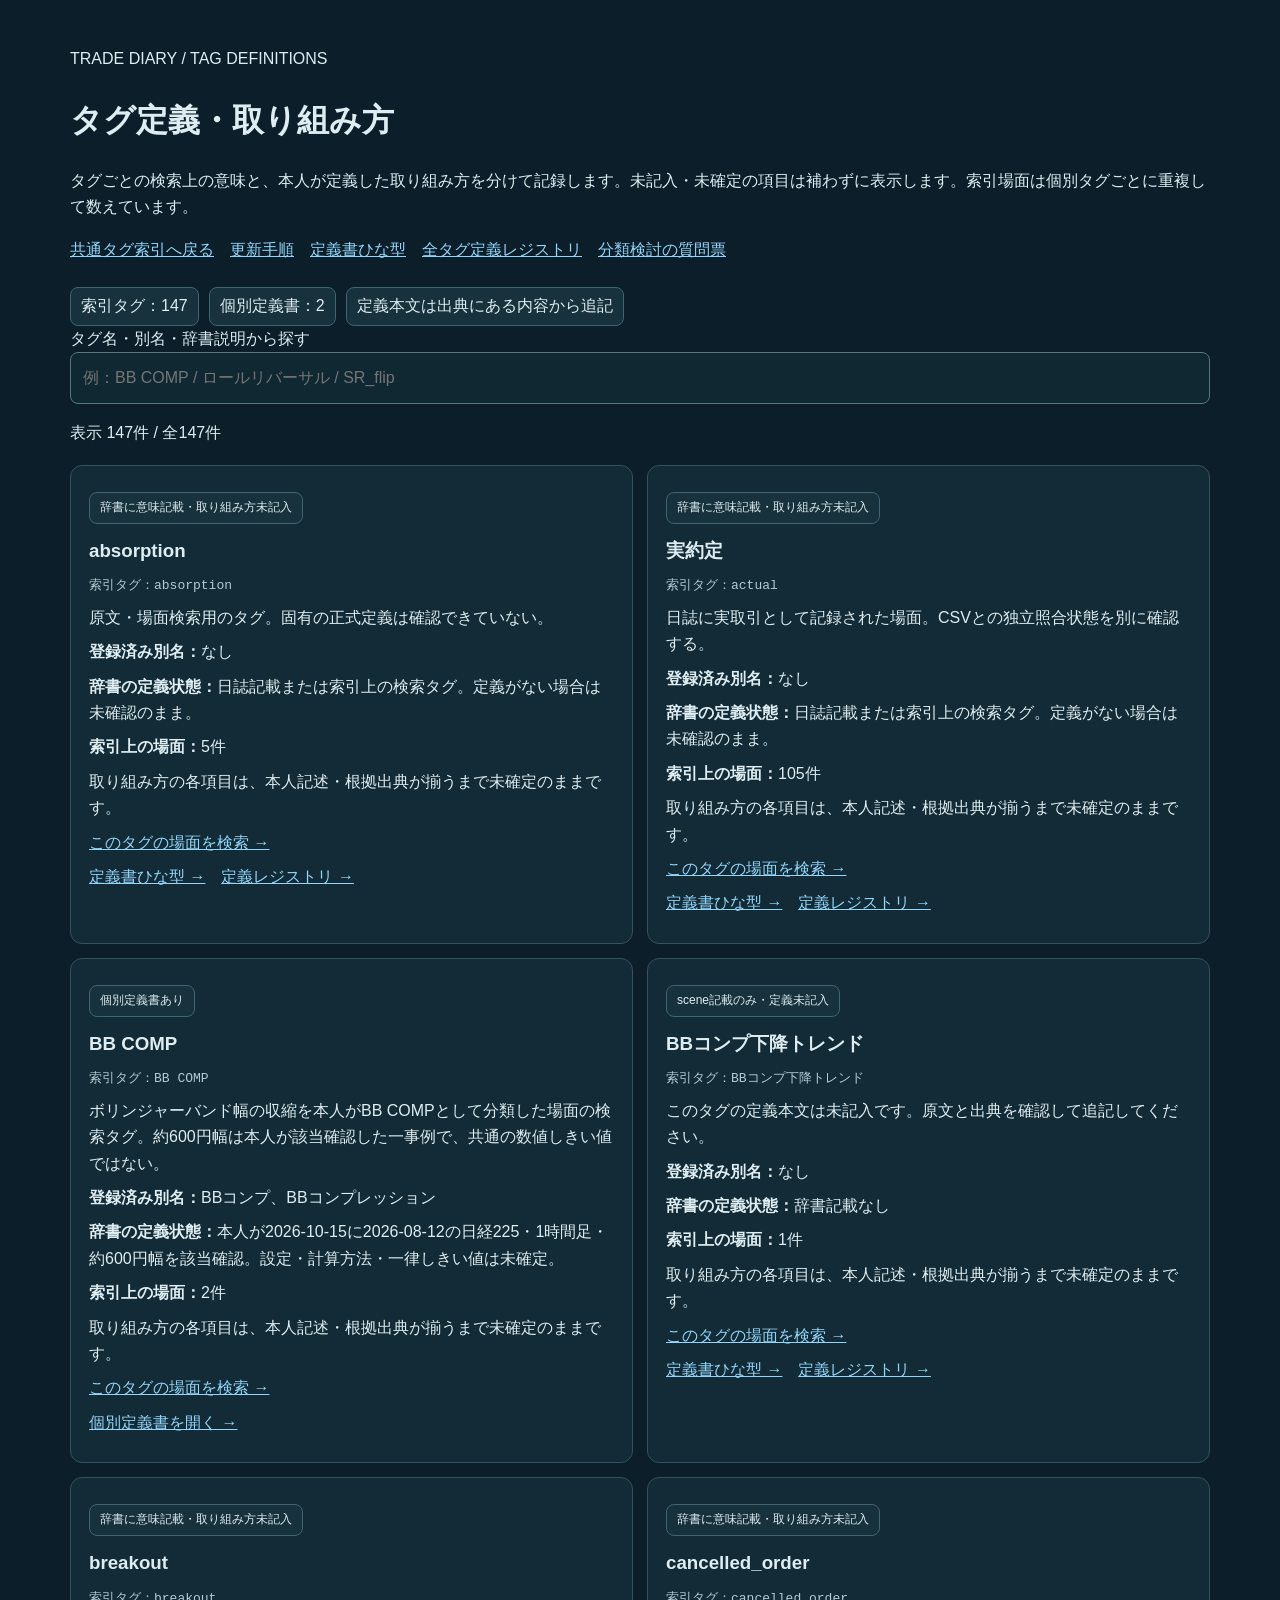
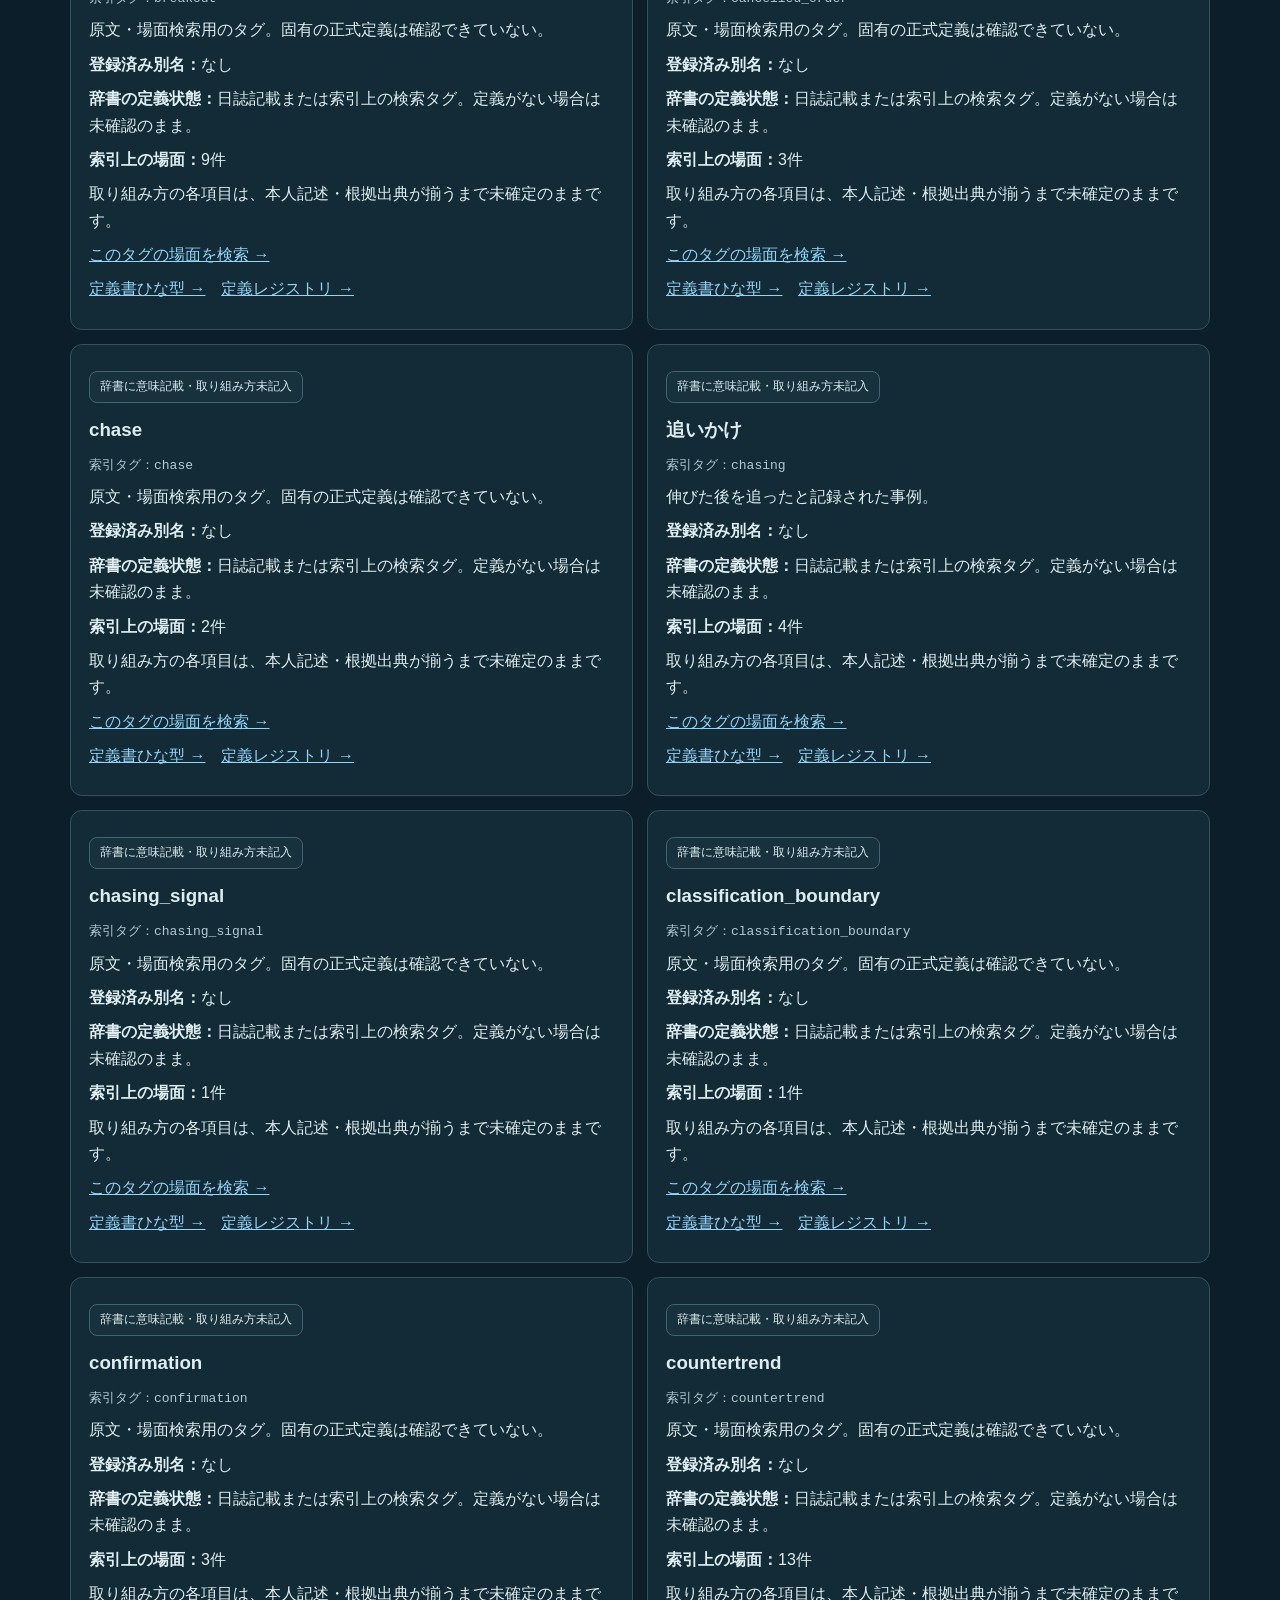
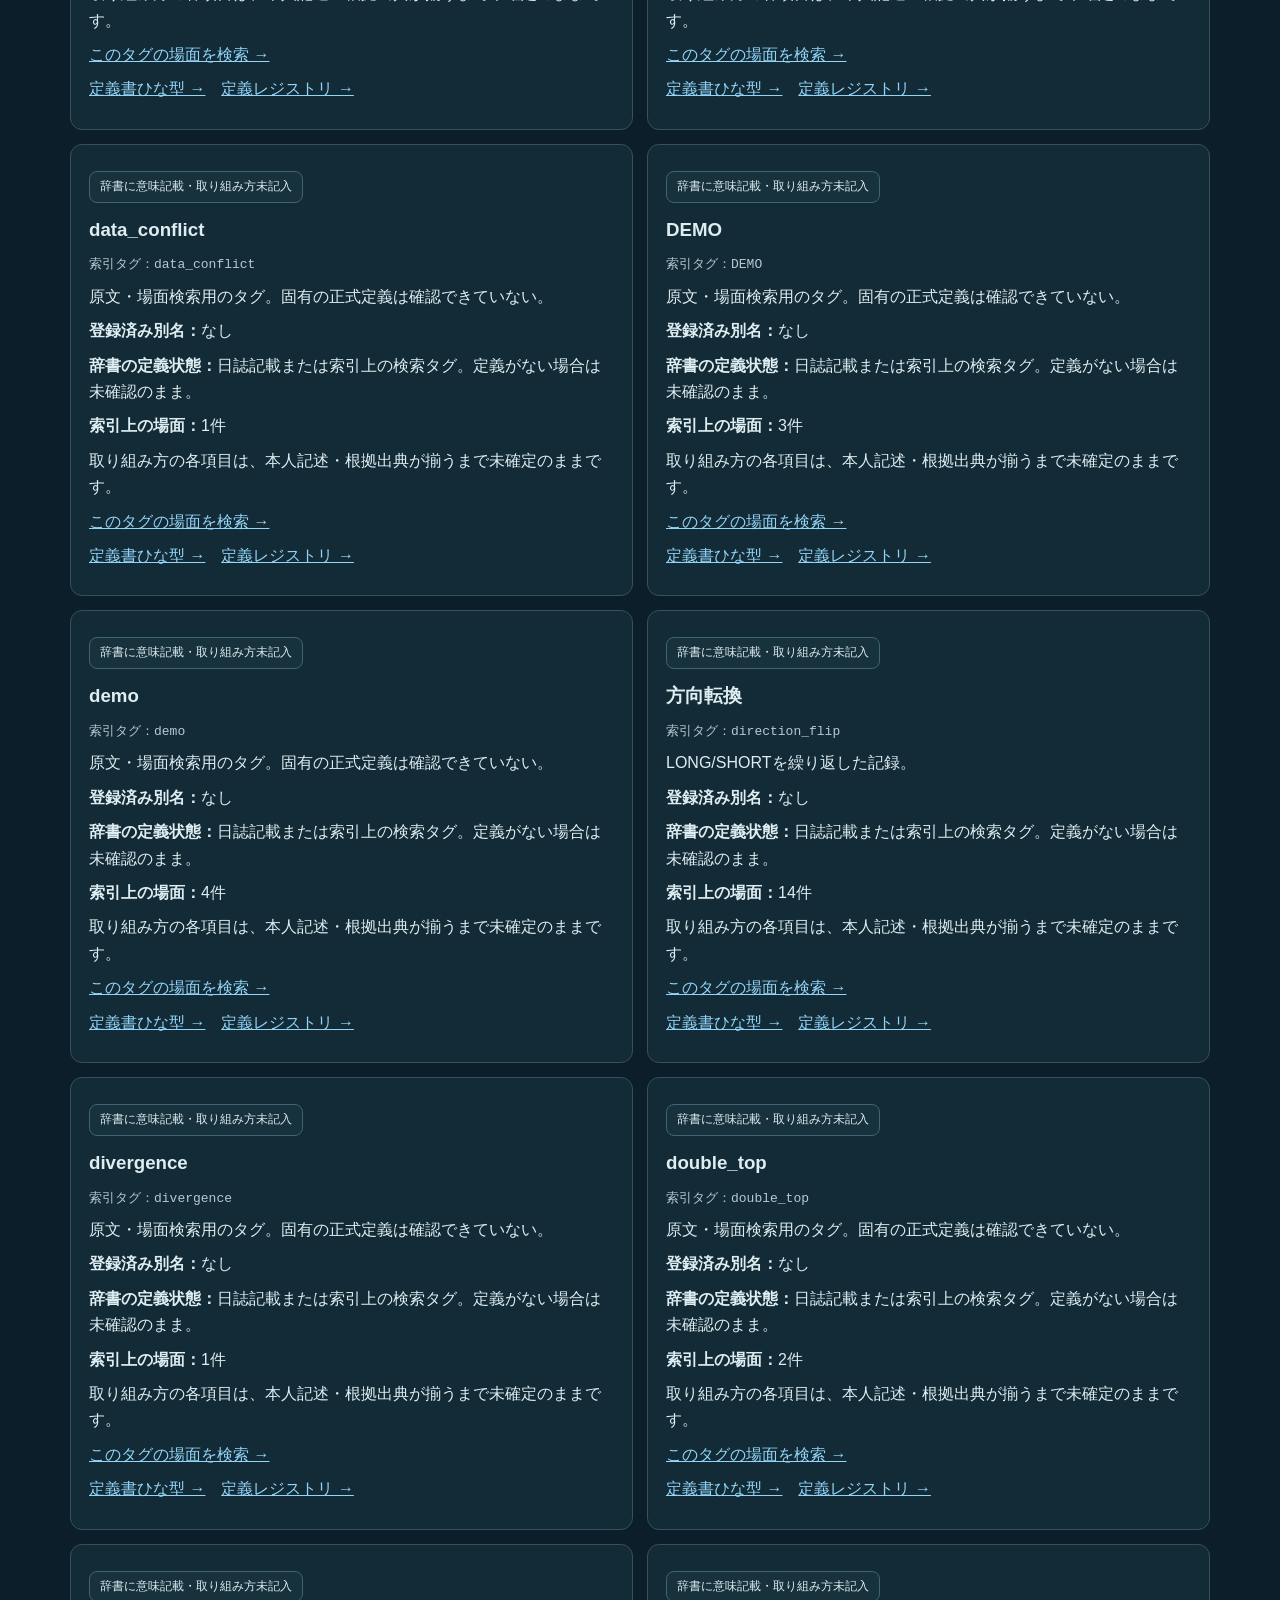
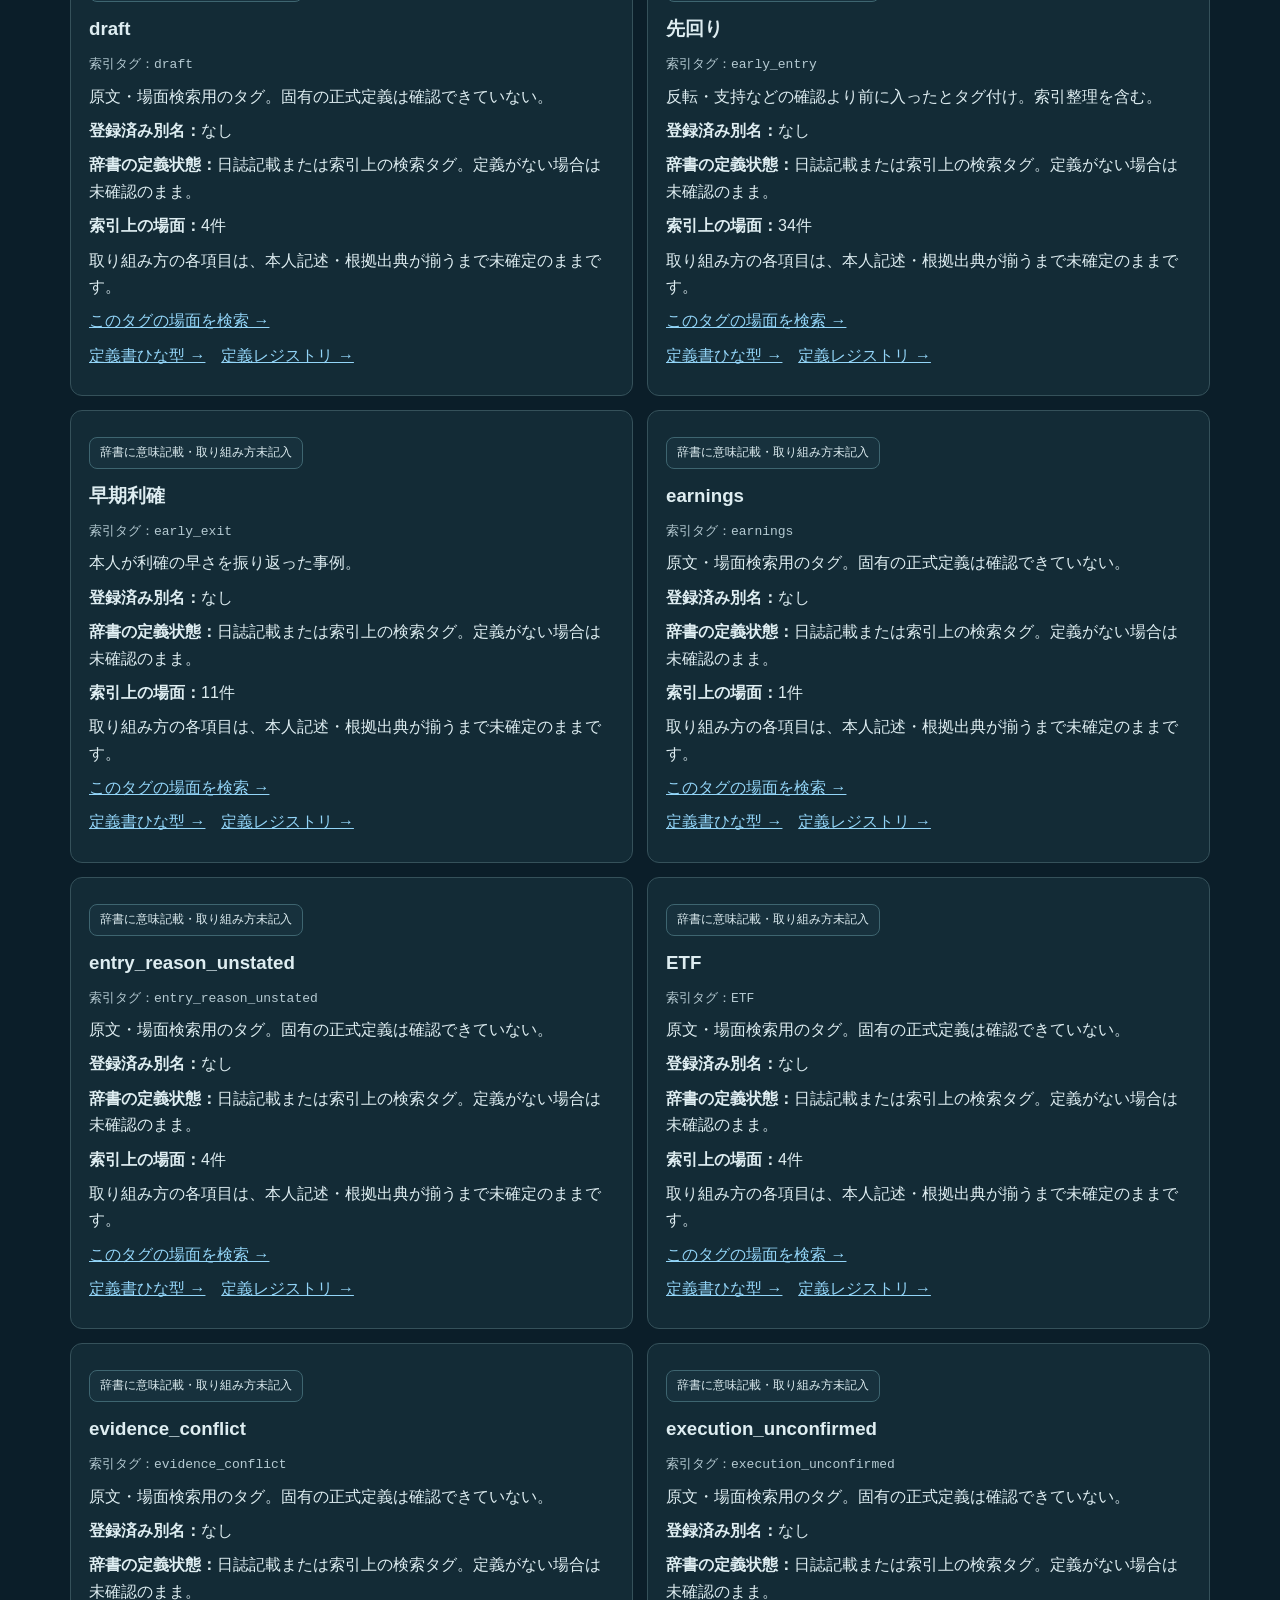
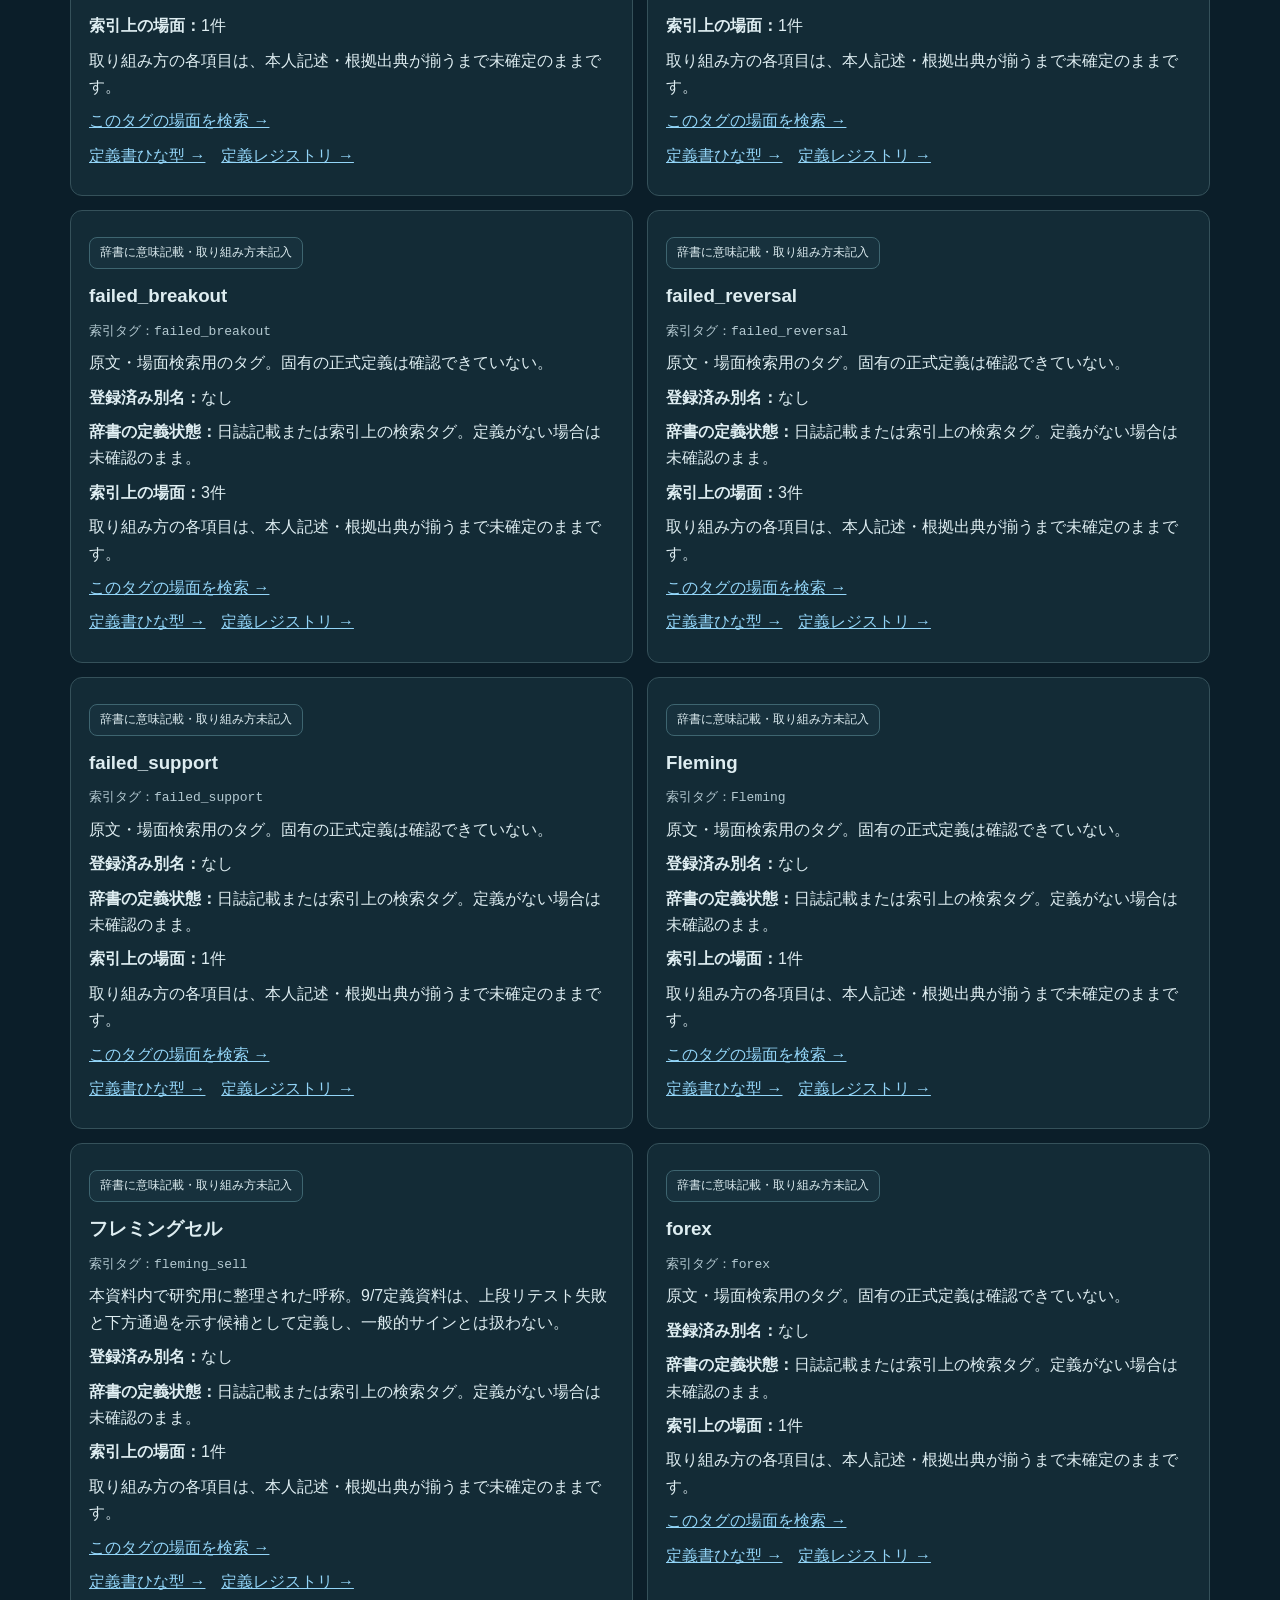
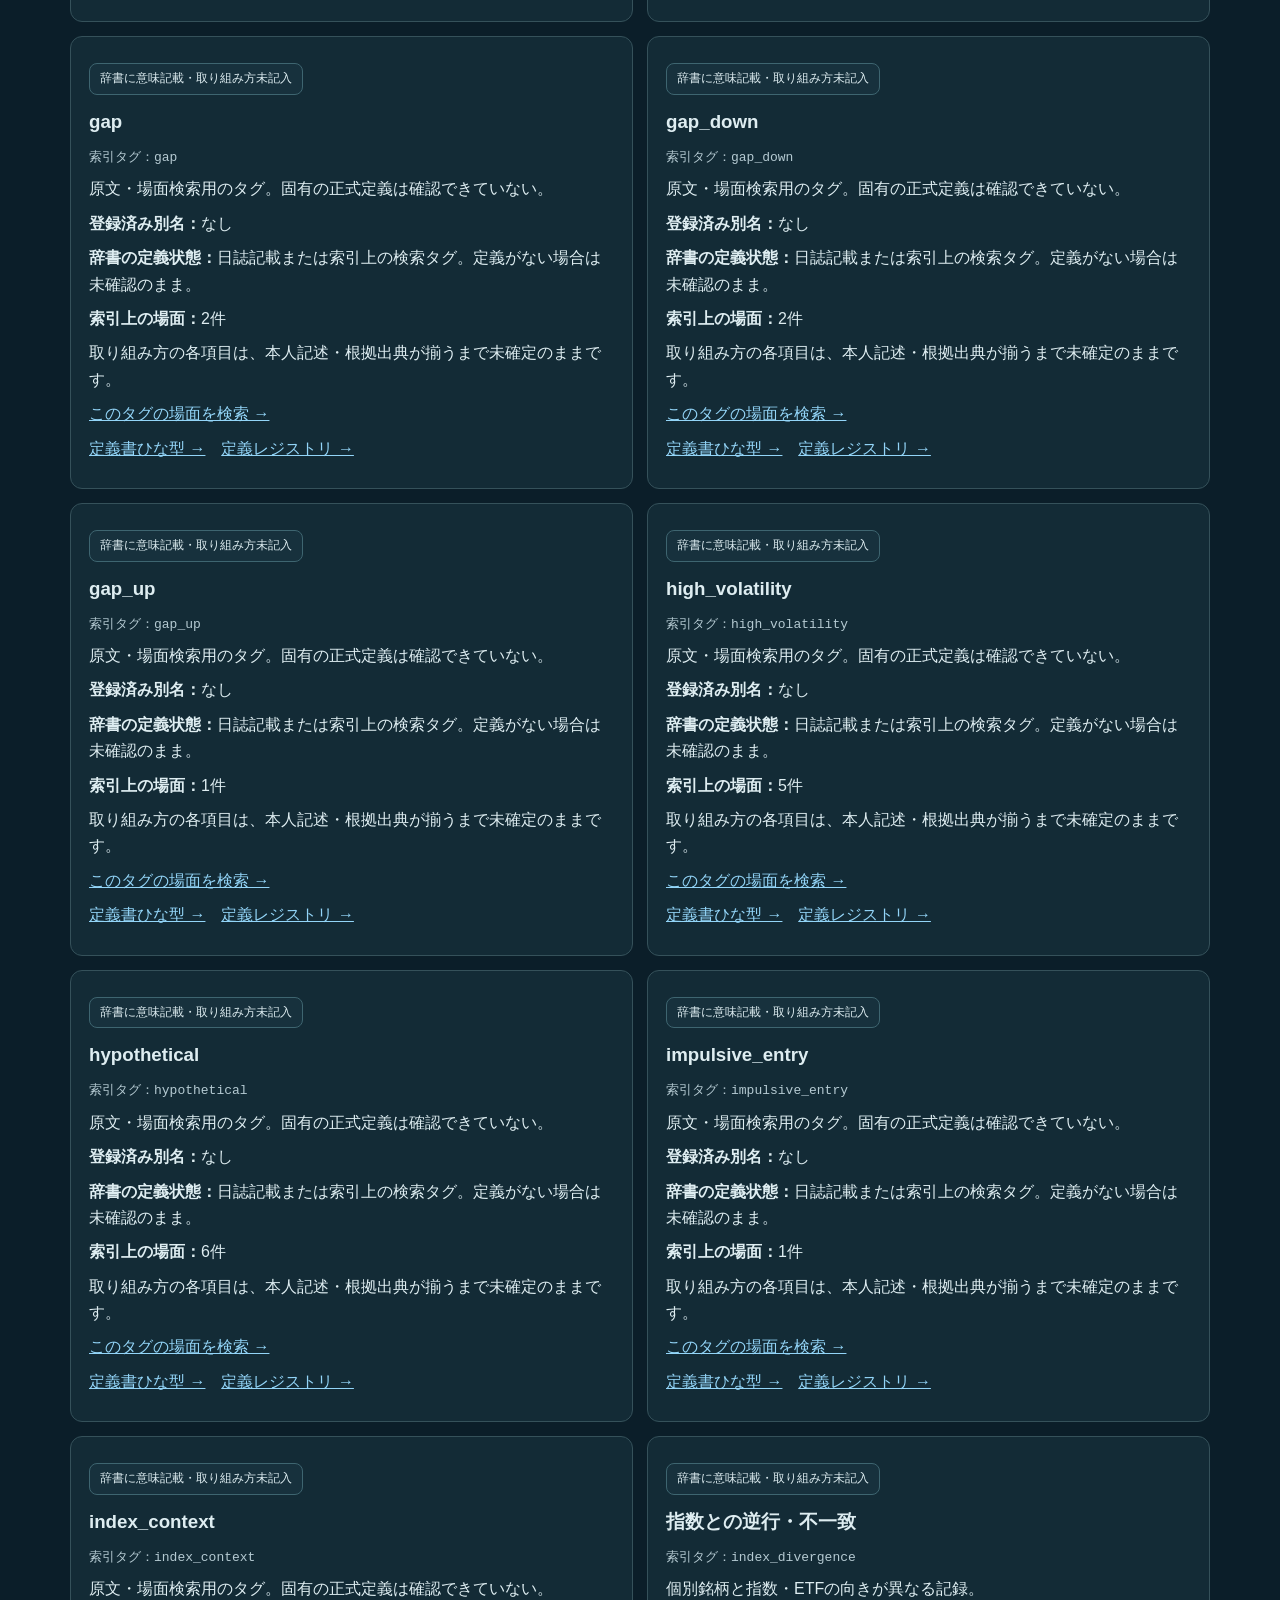
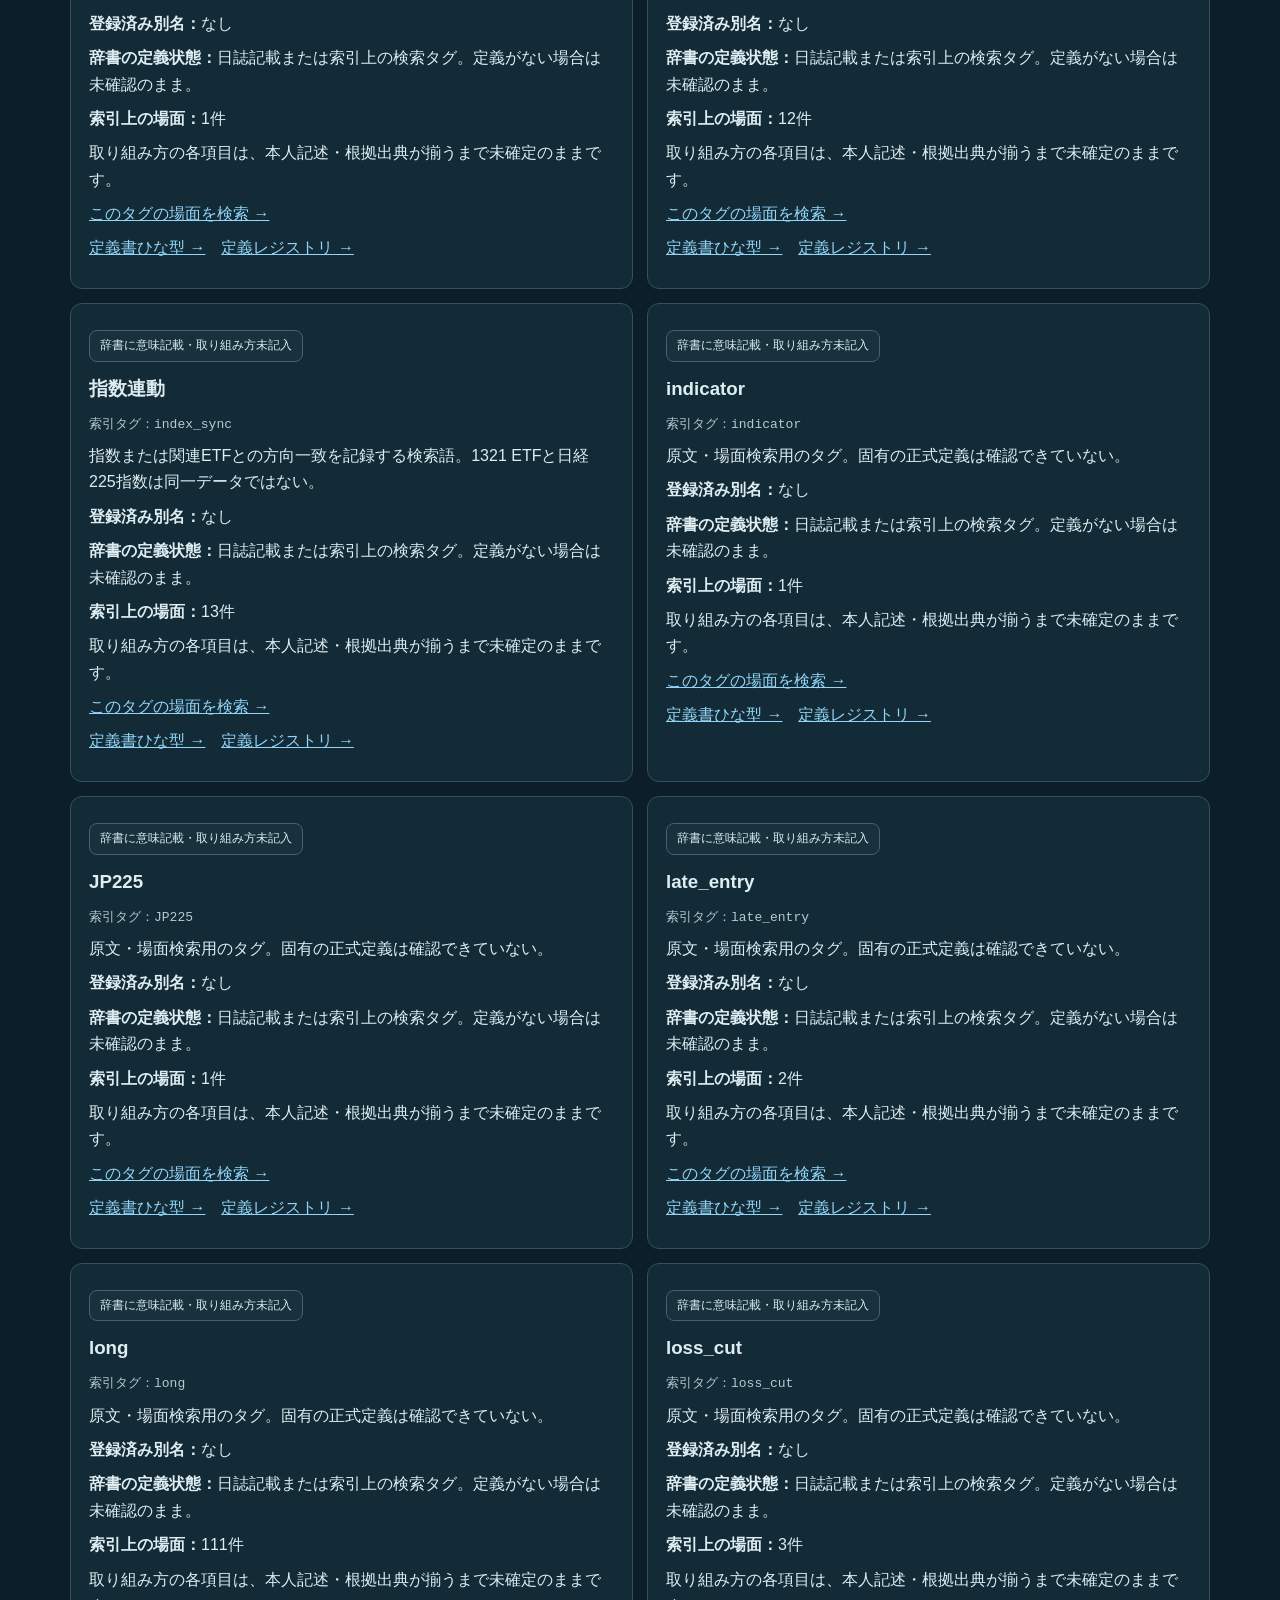
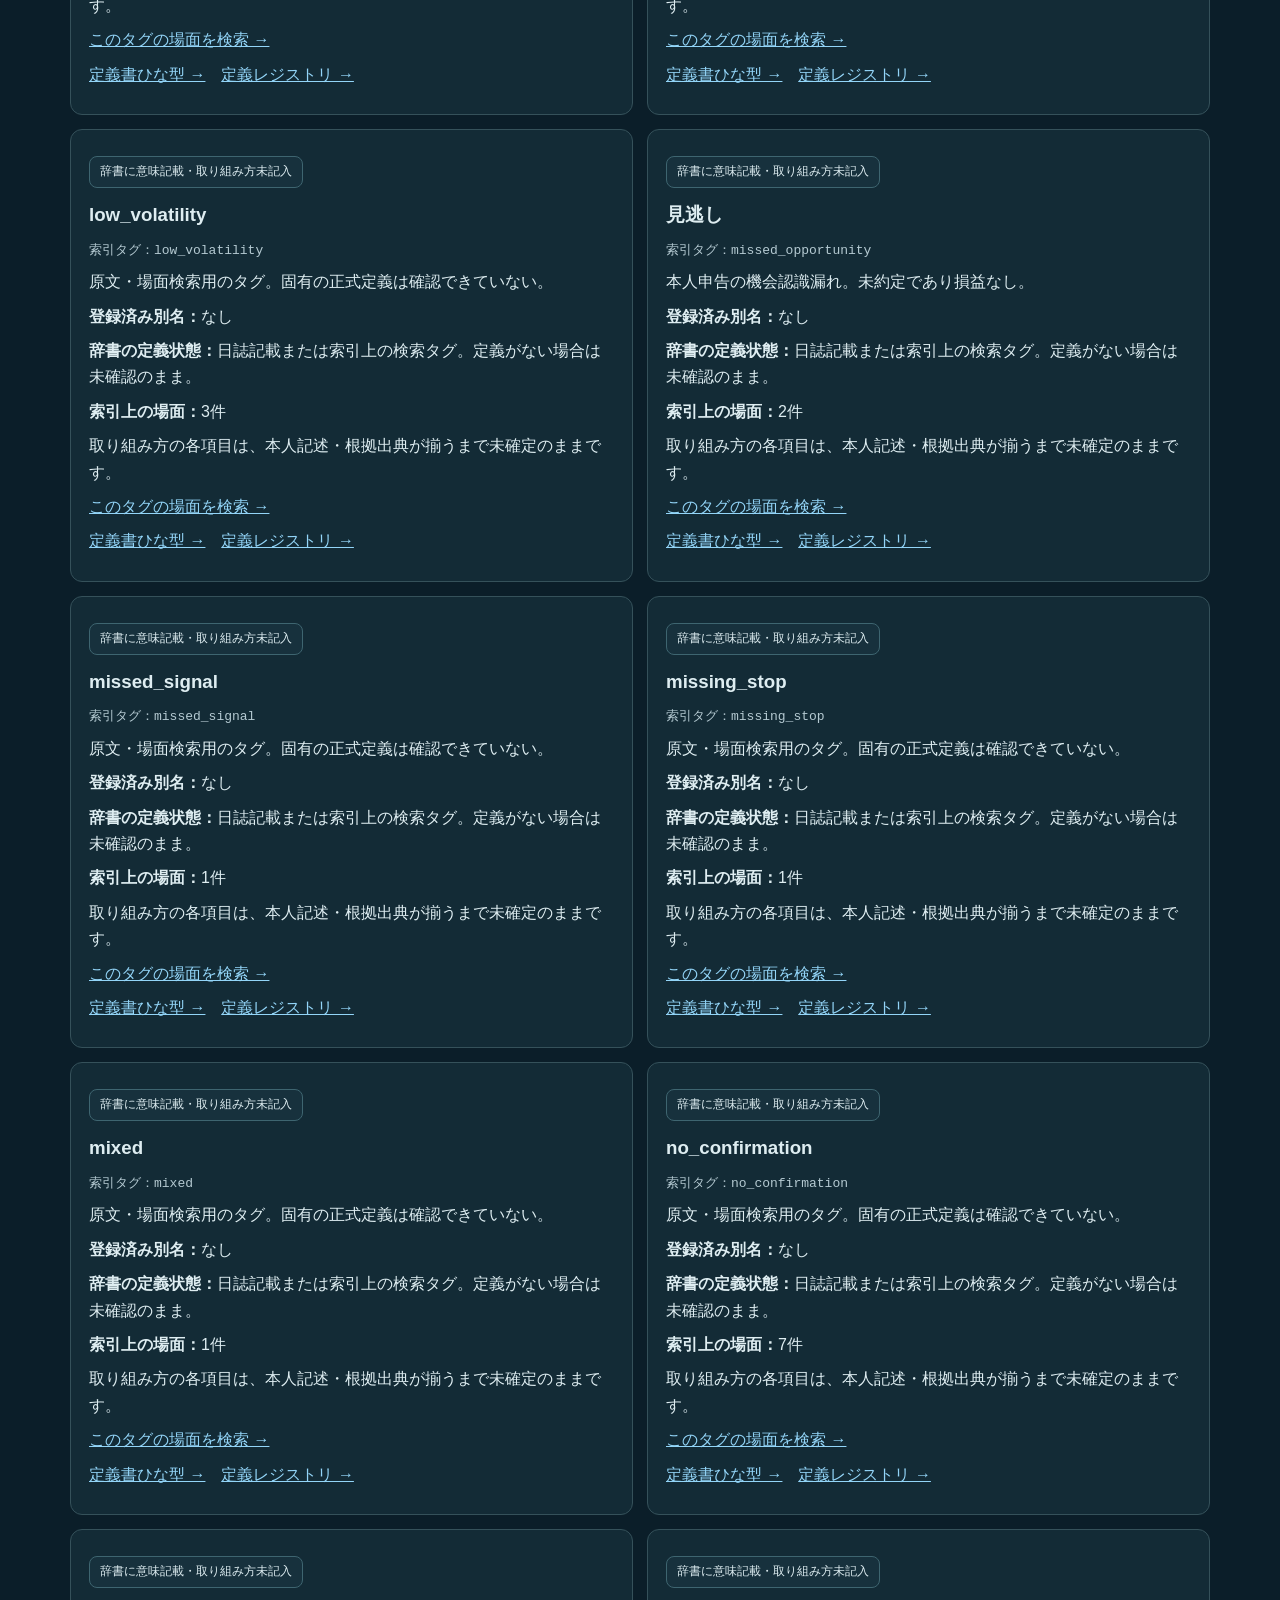
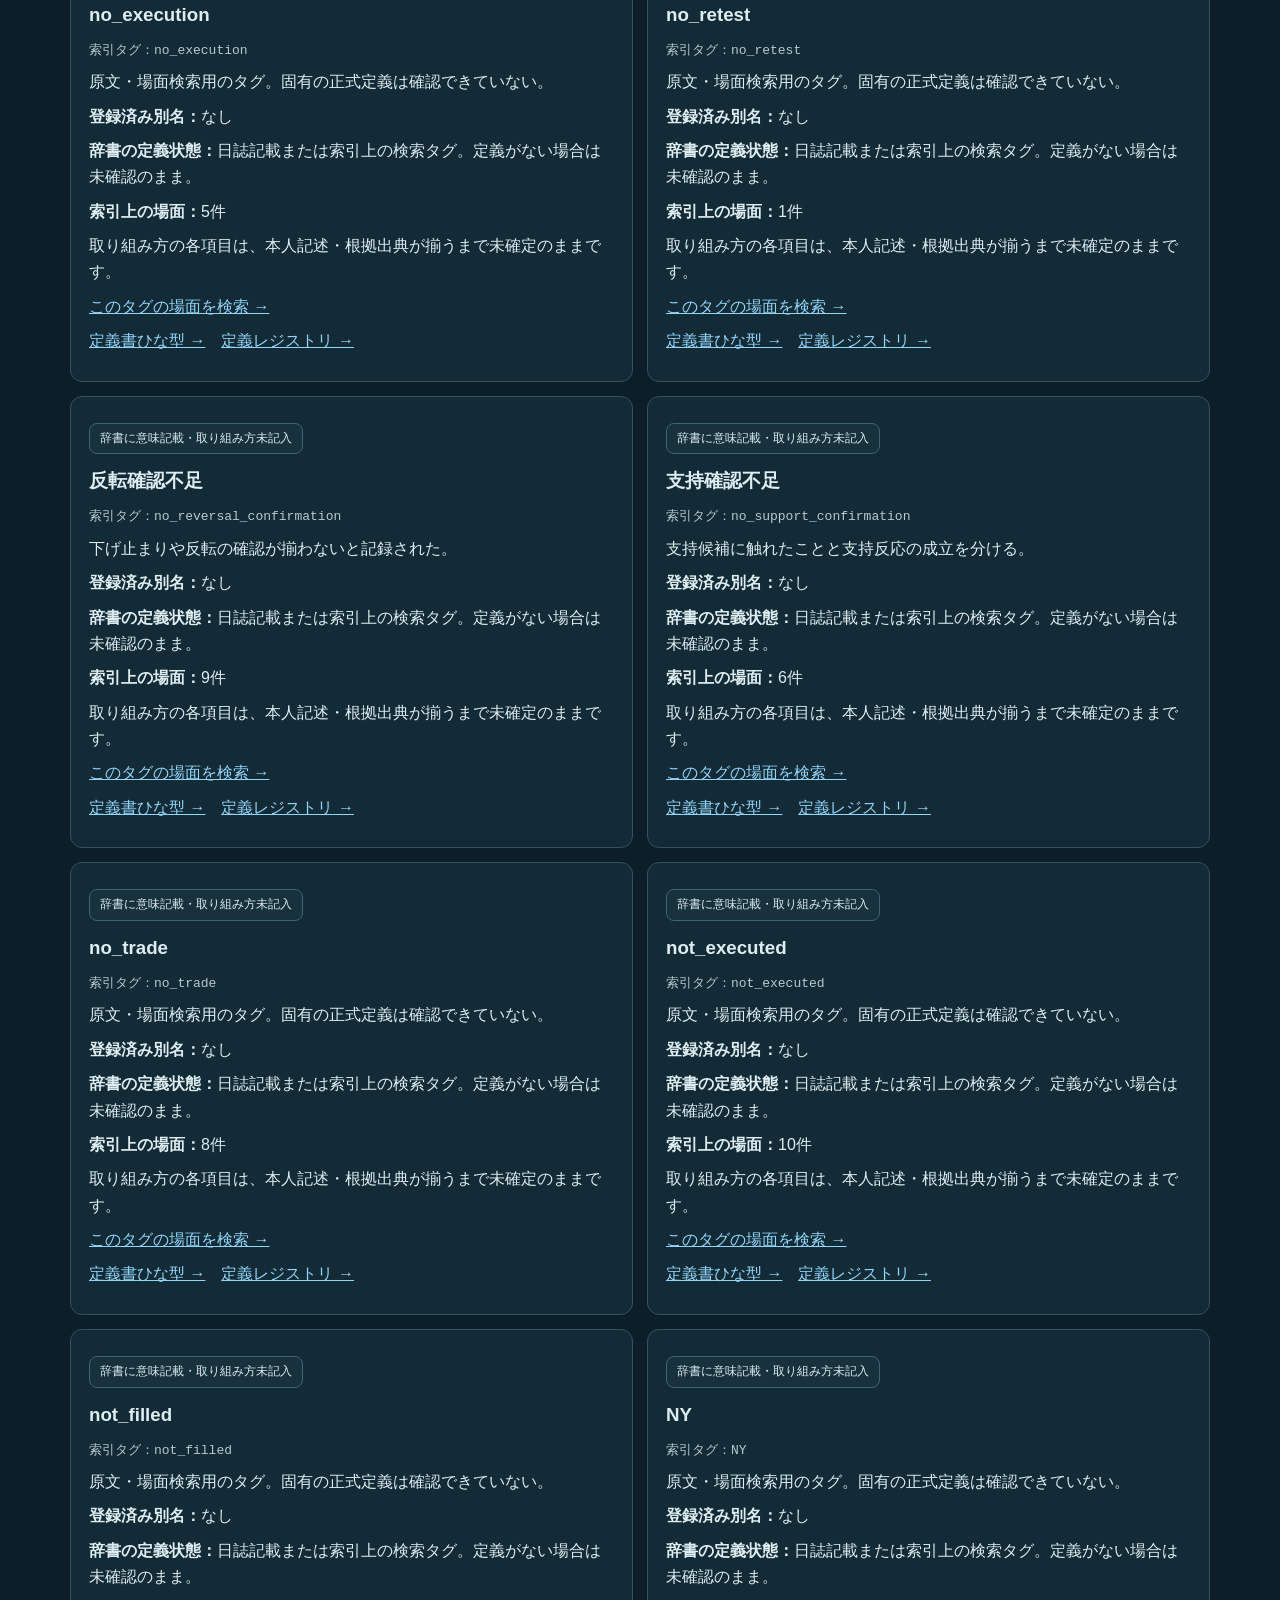
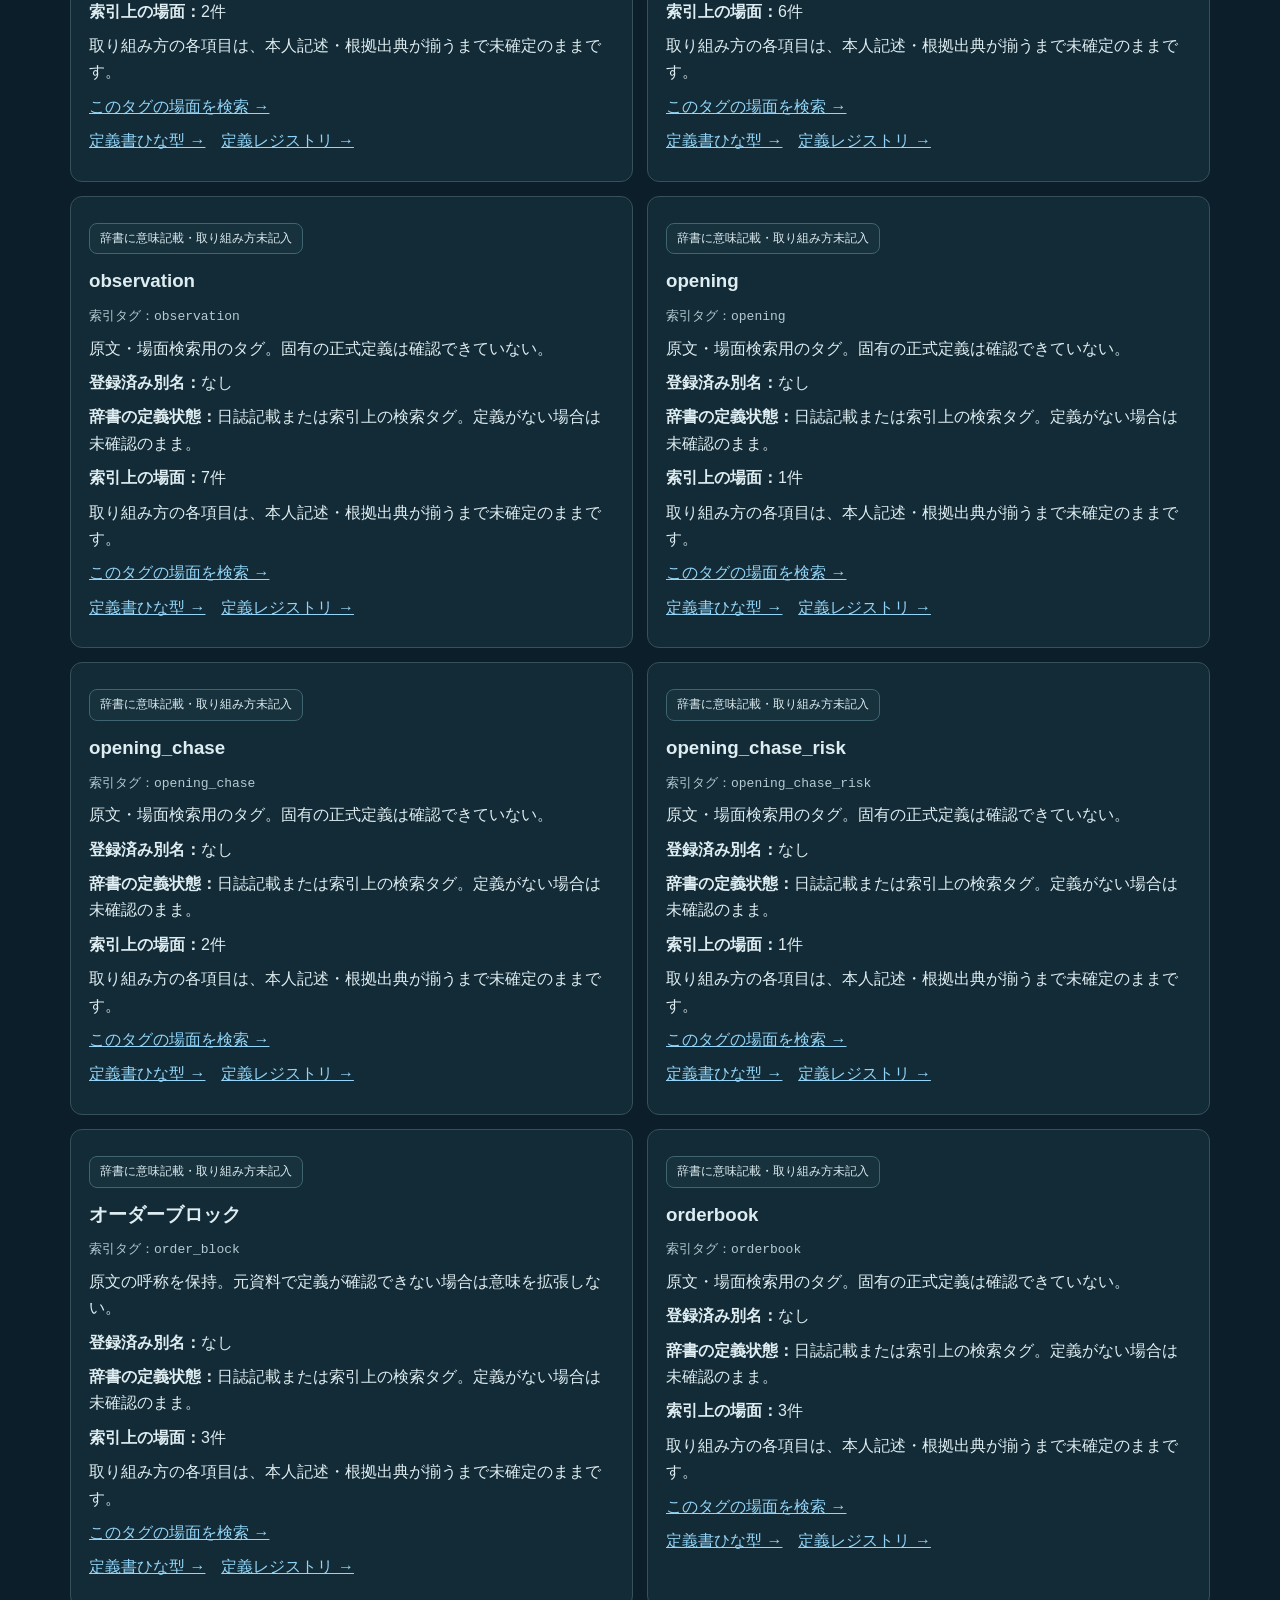
<file: tag_approach_definitions/index.html>
<!doctype html>
<html lang="ja"><head><meta charset="utf-8"><meta name="viewport" content="width=device-width,initial-scale=1">
<title>タグ定義・取り組み方｜トレード日誌</title>
<style>
:root{color-scheme:dark}*{box-sizing:border-box}body{margin:0;background:#0b1e29;color:#deedf1;font:16px/1.65 -apple-system,BlinkMacSystemFont,"Noto Sans JP",sans-serif}main{max-width:1180px;margin:auto;padding:30px 20px}a{color:#93d5f8}input{width:100%;min-height:46px;padding:12px;border:1px solid #587581;border-radius:8px;background:#102832;color:#f2f7fa;font:inherit}nav{margin:12px 0 24px}.summary{display:flex;flex-wrap:wrap;gap:10px}.summary span,.tag-definition-status{display:inline-block;padding:5px 10px;border:1px solid #3e6570;border-radius:8px;background:#17313d}.tag-definitions{display:grid;grid-template-columns:repeat(2,minmax(0,1fr));gap:14px;margin:18px 0}.tag-definition-card{padding:18px;border:1px solid #35515a;border-radius:12px;background:#132b36;min-width:0;overflow-wrap:anywhere}.tag-definition-card h3{margin:4px 0}.tag-definition-card p{margin:8px 0}.tag-key{font-size:13px;color:#b5cad2}.tag-definition-status{font-size:12px}@media(max-width:720px){main{padding:18px 13px}.tag-definitions{grid-template-columns:1fr}.tag-definition-card{padding:14px}}
</style></head><body><main><header><p>TRADE DIARY / TAG DEFINITIONS</p><h1>タグ定義・取り組み方</h1>
<p>タグごとの検索上の意味と、本人が定義した取り組み方を分けて記録します。未記入・未確定の項目は補わずに表示します。索引場面は個別タグごとに重複して数えています。</p>
<nav><a href="../diary_tag_index.html">共通タグ索引へ戻る</a>　<a href="README.md">更新手順</a>　<a href="TAG_DEFINITION_TEMPLATE.md">定義書ひな型</a>　<a href="../data/diary_tag_definitions.json">全タグ定義レジストリ</a>　<a href="QUESTIONS_FOR_ASTRA_6_1.md">分類検討の質問票</a></nav>
<div class="summary"><span>索引タグ：147</span><span>個別定義書：2</span><span>定義本文は出典にある内容から追記</span></div>
<label for="tag-search">タグ名・別名・辞書説明から探す</label><input id="tag-search" type="search" placeholder="例：BB COMP / ロールリバーサル / SR_flip" autocomplete="off"></header>
<p id="result-count" aria-live="polite"></p><section class="tag-definitions"><article class="tag-definition-card" data-tag-definition data-search-text="absorption absorption 原文・場面検索用のタグ。固有の正式定義は確認できていない。"><p class="tag-definition-status">辞書に意味記載・取り組み方未記入</p><h3>absorption</h3><p class="tag-key">索引タグ：<code>absorption</code></p><p>原文・場面検索用のタグ。固有の正式定義は確認できていない。</p><p><strong>登録済み別名：</strong>なし</p><p><strong>辞書の定義状態：</strong>日誌記載または索引上の検索タグ。定義がない場合は未確認のまま。</p><p><strong>索引上の場面：</strong>5件</p><p>取り組み方の各項目は、本人記述・根拠出典が揃うまで未確定のままです。</p><p><a href="../diary_tag_index.html?tag=absorption">このタグの場面を検索 →</a></p><p><a href="TAG_DEFINITION_TEMPLATE.md">定義書ひな型 →</a>　<a href="../data/diary_tag_definitions.json">定義レジストリ →</a></p></article><article class="tag-definition-card" data-tag-definition data-search-text="actual 実約定 日誌に実取引として記録された場面。csvとの独立照合状態を別に確認する。"><p class="tag-definition-status">辞書に意味記載・取り組み方未記入</p><h3>実約定</h3><p class="tag-key">索引タグ：<code>actual</code></p><p>日誌に実取引として記録された場面。CSVとの独立照合状態を別に確認する。</p><p><strong>登録済み別名：</strong>なし</p><p><strong>辞書の定義状態：</strong>日誌記載または索引上の検索タグ。定義がない場合は未確認のまま。</p><p><strong>索引上の場面：</strong>105件</p><p>取り組み方の各項目は、本人記述・根拠出典が揃うまで未確定のままです。</p><p><a href="../diary_tag_index.html?tag=actual">このタグの場面を検索 →</a></p><p><a href="TAG_DEFINITION_TEMPLATE.md">定義書ひな型 →</a>　<a href="../data/diary_tag_definitions.json">定義レジストリ →</a></p></article><article class="tag-definition-card" data-tag-definition data-search-text="bb comp bb comp bbコンプ bbコンプレッション ボリンジャーバンド幅の収縮を本人がbb compとして分類した場面の検索タグ。約600円幅は本人が該当確認した一事例で、共通の数値しきい値ではない。"><p class="tag-definition-status">個別定義書あり</p><h3>BB COMP</h3><p class="tag-key">索引タグ：<code>BB COMP</code></p><p>ボリンジャーバンド幅の収縮を本人がBB COMPとして分類した場面の検索タグ。約600円幅は本人が該当確認した一事例で、共通の数値しきい値ではない。</p><p><strong>登録済み別名：</strong>BBコンプ、BBコンプレッション</p><p><strong>辞書の定義状態：</strong>本人が2026-10-15に2026-08-12の日経225・1時間足・約600円幅を該当確認。設定・計算方法・一律しきい値は未確定。</p><p><strong>索引上の場面：</strong>2件</p><p>取り組み方の各項目は、本人記述・根拠出典が揃うまで未確定のままです。</p><p><a href="../diary_tag_index.html?tag=BB%20COMP">このタグの場面を検索 →</a></p><p><a href="bb_comp.md">個別定義書を開く →</a></p></article><article class="tag-definition-card" data-tag-definition data-search-text="bbコンプ下降トレンド bbコンプ下降トレンド "><p class="tag-definition-status">scene記載のみ・定義未記入</p><h3>BBコンプ下降トレンド</h3><p class="tag-key">索引タグ：<code>BBコンプ下降トレンド</code></p><p>このタグの定義本文は未記入です。原文と出典を確認して追記してください。</p><p><strong>登録済み別名：</strong>なし</p><p><strong>辞書の定義状態：</strong>辞書記載なし</p><p><strong>索引上の場面：</strong>1件</p><p>取り組み方の各項目は、本人記述・根拠出典が揃うまで未確定のままです。</p><p><a href="../diary_tag_index.html?tag=BB%E3%82%B3%E3%83%B3%E3%83%97%E4%B8%8B%E9%99%8D%E3%83%88%E3%83%AC%E3%83%B3%E3%83%89">このタグの場面を検索 →</a></p><p><a href="TAG_DEFINITION_TEMPLATE.md">定義書ひな型 →</a>　<a href="../data/diary_tag_definitions.json">定義レジストリ →</a></p></article><article class="tag-definition-card" data-tag-definition data-search-text="breakout breakout 原文・場面検索用のタグ。固有の正式定義は確認できていない。"><p class="tag-definition-status">辞書に意味記載・取り組み方未記入</p><h3>breakout</h3><p class="tag-key">索引タグ：<code>breakout</code></p><p>原文・場面検索用のタグ。固有の正式定義は確認できていない。</p><p><strong>登録済み別名：</strong>なし</p><p><strong>辞書の定義状態：</strong>日誌記載または索引上の検索タグ。定義がない場合は未確認のまま。</p><p><strong>索引上の場面：</strong>9件</p><p>取り組み方の各項目は、本人記述・根拠出典が揃うまで未確定のままです。</p><p><a href="../diary_tag_index.html?tag=breakout">このタグの場面を検索 →</a></p><p><a href="TAG_DEFINITION_TEMPLATE.md">定義書ひな型 →</a>　<a href="../data/diary_tag_definitions.json">定義レジストリ →</a></p></article><article class="tag-definition-card" data-tag-definition data-search-text="cancelled_order cancelled_order 原文・場面検索用のタグ。固有の正式定義は確認できていない。"><p class="tag-definition-status">辞書に意味記載・取り組み方未記入</p><h3>cancelled_order</h3><p class="tag-key">索引タグ：<code>cancelled_order</code></p><p>原文・場面検索用のタグ。固有の正式定義は確認できていない。</p><p><strong>登録済み別名：</strong>なし</p><p><strong>辞書の定義状態：</strong>日誌記載または索引上の検索タグ。定義がない場合は未確認のまま。</p><p><strong>索引上の場面：</strong>3件</p><p>取り組み方の各項目は、本人記述・根拠出典が揃うまで未確定のままです。</p><p><a href="../diary_tag_index.html?tag=cancelled_order">このタグの場面を検索 →</a></p><p><a href="TAG_DEFINITION_TEMPLATE.md">定義書ひな型 →</a>　<a href="../data/diary_tag_definitions.json">定義レジストリ →</a></p></article><article class="tag-definition-card" data-tag-definition data-search-text="chase chase 原文・場面検索用のタグ。固有の正式定義は確認できていない。"><p class="tag-definition-status">辞書に意味記載・取り組み方未記入</p><h3>chase</h3><p class="tag-key">索引タグ：<code>chase</code></p><p>原文・場面検索用のタグ。固有の正式定義は確認できていない。</p><p><strong>登録済み別名：</strong>なし</p><p><strong>辞書の定義状態：</strong>日誌記載または索引上の検索タグ。定義がない場合は未確認のまま。</p><p><strong>索引上の場面：</strong>2件</p><p>取り組み方の各項目は、本人記述・根拠出典が揃うまで未確定のままです。</p><p><a href="../diary_tag_index.html?tag=chase">このタグの場面を検索 →</a></p><p><a href="TAG_DEFINITION_TEMPLATE.md">定義書ひな型 →</a>　<a href="../data/diary_tag_definitions.json">定義レジストリ →</a></p></article><article class="tag-definition-card" data-tag-definition data-search-text="chasing 追いかけ 伸びた後を追ったと記録された事例。"><p class="tag-definition-status">辞書に意味記載・取り組み方未記入</p><h3>追いかけ</h3><p class="tag-key">索引タグ：<code>chasing</code></p><p>伸びた後を追ったと記録された事例。</p><p><strong>登録済み別名：</strong>なし</p><p><strong>辞書の定義状態：</strong>日誌記載または索引上の検索タグ。定義がない場合は未確認のまま。</p><p><strong>索引上の場面：</strong>4件</p><p>取り組み方の各項目は、本人記述・根拠出典が揃うまで未確定のままです。</p><p><a href="../diary_tag_index.html?tag=chasing">このタグの場面を検索 →</a></p><p><a href="TAG_DEFINITION_TEMPLATE.md">定義書ひな型 →</a>　<a href="../data/diary_tag_definitions.json">定義レジストリ →</a></p></article><article class="tag-definition-card" data-tag-definition data-search-text="chasing_signal chasing_signal 原文・場面検索用のタグ。固有の正式定義は確認できていない。"><p class="tag-definition-status">辞書に意味記載・取り組み方未記入</p><h3>chasing_signal</h3><p class="tag-key">索引タグ：<code>chasing_signal</code></p><p>原文・場面検索用のタグ。固有の正式定義は確認できていない。</p><p><strong>登録済み別名：</strong>なし</p><p><strong>辞書の定義状態：</strong>日誌記載または索引上の検索タグ。定義がない場合は未確認のまま。</p><p><strong>索引上の場面：</strong>1件</p><p>取り組み方の各項目は、本人記述・根拠出典が揃うまで未確定のままです。</p><p><a href="../diary_tag_index.html?tag=chasing_signal">このタグの場面を検索 →</a></p><p><a href="TAG_DEFINITION_TEMPLATE.md">定義書ひな型 →</a>　<a href="../data/diary_tag_definitions.json">定義レジストリ →</a></p></article><article class="tag-definition-card" data-tag-definition data-search-text="classification_boundary classification_boundary 原文・場面検索用のタグ。固有の正式定義は確認できていない。"><p class="tag-definition-status">辞書に意味記載・取り組み方未記入</p><h3>classification_boundary</h3><p class="tag-key">索引タグ：<code>classification_boundary</code></p><p>原文・場面検索用のタグ。固有の正式定義は確認できていない。</p><p><strong>登録済み別名：</strong>なし</p><p><strong>辞書の定義状態：</strong>日誌記載または索引上の検索タグ。定義がない場合は未確認のまま。</p><p><strong>索引上の場面：</strong>1件</p><p>取り組み方の各項目は、本人記述・根拠出典が揃うまで未確定のままです。</p><p><a href="../diary_tag_index.html?tag=classification_boundary">このタグの場面を検索 →</a></p><p><a href="TAG_DEFINITION_TEMPLATE.md">定義書ひな型 →</a>　<a href="../data/diary_tag_definitions.json">定義レジストリ →</a></p></article><article class="tag-definition-card" data-tag-definition data-search-text="confirmation confirmation 原文・場面検索用のタグ。固有の正式定義は確認できていない。"><p class="tag-definition-status">辞書に意味記載・取り組み方未記入</p><h3>confirmation</h3><p class="tag-key">索引タグ：<code>confirmation</code></p><p>原文・場面検索用のタグ。固有の正式定義は確認できていない。</p><p><strong>登録済み別名：</strong>なし</p><p><strong>辞書の定義状態：</strong>日誌記載または索引上の検索タグ。定義がない場合は未確認のまま。</p><p><strong>索引上の場面：</strong>3件</p><p>取り組み方の各項目は、本人記述・根拠出典が揃うまで未確定のままです。</p><p><a href="../diary_tag_index.html?tag=confirmation">このタグの場面を検索 →</a></p><p><a href="TAG_DEFINITION_TEMPLATE.md">定義書ひな型 →</a>　<a href="../data/diary_tag_definitions.json">定義レジストリ →</a></p></article><article class="tag-definition-card" data-tag-definition data-search-text="countertrend countertrend 原文・場面検索用のタグ。固有の正式定義は確認できていない。"><p class="tag-definition-status">辞書に意味記載・取り組み方未記入</p><h3>countertrend</h3><p class="tag-key">索引タグ：<code>countertrend</code></p><p>原文・場面検索用のタグ。固有の正式定義は確認できていない。</p><p><strong>登録済み別名：</strong>なし</p><p><strong>辞書の定義状態：</strong>日誌記載または索引上の検索タグ。定義がない場合は未確認のまま。</p><p><strong>索引上の場面：</strong>13件</p><p>取り組み方の各項目は、本人記述・根拠出典が揃うまで未確定のままです。</p><p><a href="../diary_tag_index.html?tag=countertrend">このタグの場面を検索 →</a></p><p><a href="TAG_DEFINITION_TEMPLATE.md">定義書ひな型 →</a>　<a href="../data/diary_tag_definitions.json">定義レジストリ →</a></p></article><article class="tag-definition-card" data-tag-definition data-search-text="data_conflict data_conflict 原文・場面検索用のタグ。固有の正式定義は確認できていない。"><p class="tag-definition-status">辞書に意味記載・取り組み方未記入</p><h3>data_conflict</h3><p class="tag-key">索引タグ：<code>data_conflict</code></p><p>原文・場面検索用のタグ。固有の正式定義は確認できていない。</p><p><strong>登録済み別名：</strong>なし</p><p><strong>辞書の定義状態：</strong>日誌記載または索引上の検索タグ。定義がない場合は未確認のまま。</p><p><strong>索引上の場面：</strong>1件</p><p>取り組み方の各項目は、本人記述・根拠出典が揃うまで未確定のままです。</p><p><a href="../diary_tag_index.html?tag=data_conflict">このタグの場面を検索 →</a></p><p><a href="TAG_DEFINITION_TEMPLATE.md">定義書ひな型 →</a>　<a href="../data/diary_tag_definitions.json">定義レジストリ →</a></p></article><article class="tag-definition-card" data-tag-definition data-search-text="demo demo 原文・場面検索用のタグ。固有の正式定義は確認できていない。"><p class="tag-definition-status">辞書に意味記載・取り組み方未記入</p><h3>DEMO</h3><p class="tag-key">索引タグ：<code>DEMO</code></p><p>原文・場面検索用のタグ。固有の正式定義は確認できていない。</p><p><strong>登録済み別名：</strong>なし</p><p><strong>辞書の定義状態：</strong>日誌記載または索引上の検索タグ。定義がない場合は未確認のまま。</p><p><strong>索引上の場面：</strong>3件</p><p>取り組み方の各項目は、本人記述・根拠出典が揃うまで未確定のままです。</p><p><a href="../diary_tag_index.html?tag=DEMO">このタグの場面を検索 →</a></p><p><a href="TAG_DEFINITION_TEMPLATE.md">定義書ひな型 →</a>　<a href="../data/diary_tag_definitions.json">定義レジストリ →</a></p></article><article class="tag-definition-card" data-tag-definition data-search-text="demo demo 原文・場面検索用のタグ。固有の正式定義は確認できていない。"><p class="tag-definition-status">辞書に意味記載・取り組み方未記入</p><h3>demo</h3><p class="tag-key">索引タグ：<code>demo</code></p><p>原文・場面検索用のタグ。固有の正式定義は確認できていない。</p><p><strong>登録済み別名：</strong>なし</p><p><strong>辞書の定義状態：</strong>日誌記載または索引上の検索タグ。定義がない場合は未確認のまま。</p><p><strong>索引上の場面：</strong>4件</p><p>取り組み方の各項目は、本人記述・根拠出典が揃うまで未確定のままです。</p><p><a href="../diary_tag_index.html?tag=demo">このタグの場面を検索 →</a></p><p><a href="TAG_DEFINITION_TEMPLATE.md">定義書ひな型 →</a>　<a href="../data/diary_tag_definitions.json">定義レジストリ →</a></p></article><article class="tag-definition-card" data-tag-definition data-search-text="direction_flip 方向転換 long/shortを繰り返した記録。"><p class="tag-definition-status">辞書に意味記載・取り組み方未記入</p><h3>方向転換</h3><p class="tag-key">索引タグ：<code>direction_flip</code></p><p>LONG/SHORTを繰り返した記録。</p><p><strong>登録済み別名：</strong>なし</p><p><strong>辞書の定義状態：</strong>日誌記載または索引上の検索タグ。定義がない場合は未確認のまま。</p><p><strong>索引上の場面：</strong>14件</p><p>取り組み方の各項目は、本人記述・根拠出典が揃うまで未確定のままです。</p><p><a href="../diary_tag_index.html?tag=direction_flip">このタグの場面を検索 →</a></p><p><a href="TAG_DEFINITION_TEMPLATE.md">定義書ひな型 →</a>　<a href="../data/diary_tag_definitions.json">定義レジストリ →</a></p></article><article class="tag-definition-card" data-tag-definition data-search-text="divergence divergence 原文・場面検索用のタグ。固有の正式定義は確認できていない。"><p class="tag-definition-status">辞書に意味記載・取り組み方未記入</p><h3>divergence</h3><p class="tag-key">索引タグ：<code>divergence</code></p><p>原文・場面検索用のタグ。固有の正式定義は確認できていない。</p><p><strong>登録済み別名：</strong>なし</p><p><strong>辞書の定義状態：</strong>日誌記載または索引上の検索タグ。定義がない場合は未確認のまま。</p><p><strong>索引上の場面：</strong>1件</p><p>取り組み方の各項目は、本人記述・根拠出典が揃うまで未確定のままです。</p><p><a href="../diary_tag_index.html?tag=divergence">このタグの場面を検索 →</a></p><p><a href="TAG_DEFINITION_TEMPLATE.md">定義書ひな型 →</a>　<a href="../data/diary_tag_definitions.json">定義レジストリ →</a></p></article><article class="tag-definition-card" data-tag-definition data-search-text="double_top double_top 原文・場面検索用のタグ。固有の正式定義は確認できていない。"><p class="tag-definition-status">辞書に意味記載・取り組み方未記入</p><h3>double_top</h3><p class="tag-key">索引タグ：<code>double_top</code></p><p>原文・場面検索用のタグ。固有の正式定義は確認できていない。</p><p><strong>登録済み別名：</strong>なし</p><p><strong>辞書の定義状態：</strong>日誌記載または索引上の検索タグ。定義がない場合は未確認のまま。</p><p><strong>索引上の場面：</strong>2件</p><p>取り組み方の各項目は、本人記述・根拠出典が揃うまで未確定のままです。</p><p><a href="../diary_tag_index.html?tag=double_top">このタグの場面を検索 →</a></p><p><a href="TAG_DEFINITION_TEMPLATE.md">定義書ひな型 →</a>　<a href="../data/diary_tag_definitions.json">定義レジストリ →</a></p></article><article class="tag-definition-card" data-tag-definition data-search-text="draft draft 原文・場面検索用のタグ。固有の正式定義は確認できていない。"><p class="tag-definition-status">辞書に意味記載・取り組み方未記入</p><h3>draft</h3><p class="tag-key">索引タグ：<code>draft</code></p><p>原文・場面検索用のタグ。固有の正式定義は確認できていない。</p><p><strong>登録済み別名：</strong>なし</p><p><strong>辞書の定義状態：</strong>日誌記載または索引上の検索タグ。定義がない場合は未確認のまま。</p><p><strong>索引上の場面：</strong>4件</p><p>取り組み方の各項目は、本人記述・根拠出典が揃うまで未確定のままです。</p><p><a href="../diary_tag_index.html?tag=draft">このタグの場面を検索 →</a></p><p><a href="TAG_DEFINITION_TEMPLATE.md">定義書ひな型 →</a>　<a href="../data/diary_tag_definitions.json">定義レジストリ →</a></p></article><article class="tag-definition-card" data-tag-definition data-search-text="early_entry 先回り 反転・支持などの確認より前に入ったとタグ付け。索引整理を含む。"><p class="tag-definition-status">辞書に意味記載・取り組み方未記入</p><h3>先回り</h3><p class="tag-key">索引タグ：<code>early_entry</code></p><p>反転・支持などの確認より前に入ったとタグ付け。索引整理を含む。</p><p><strong>登録済み別名：</strong>なし</p><p><strong>辞書の定義状態：</strong>日誌記載または索引上の検索タグ。定義がない場合は未確認のまま。</p><p><strong>索引上の場面：</strong>34件</p><p>取り組み方の各項目は、本人記述・根拠出典が揃うまで未確定のままです。</p><p><a href="../diary_tag_index.html?tag=early_entry">このタグの場面を検索 →</a></p><p><a href="TAG_DEFINITION_TEMPLATE.md">定義書ひな型 →</a>　<a href="../data/diary_tag_definitions.json">定義レジストリ →</a></p></article><article class="tag-definition-card" data-tag-definition data-search-text="early_exit 早期利確 本人が利確の早さを振り返った事例。"><p class="tag-definition-status">辞書に意味記載・取り組み方未記入</p><h3>早期利確</h3><p class="tag-key">索引タグ：<code>early_exit</code></p><p>本人が利確の早さを振り返った事例。</p><p><strong>登録済み別名：</strong>なし</p><p><strong>辞書の定義状態：</strong>日誌記載または索引上の検索タグ。定義がない場合は未確認のまま。</p><p><strong>索引上の場面：</strong>11件</p><p>取り組み方の各項目は、本人記述・根拠出典が揃うまで未確定のままです。</p><p><a href="../diary_tag_index.html?tag=early_exit">このタグの場面を検索 →</a></p><p><a href="TAG_DEFINITION_TEMPLATE.md">定義書ひな型 →</a>　<a href="../data/diary_tag_definitions.json">定義レジストリ →</a></p></article><article class="tag-definition-card" data-tag-definition data-search-text="earnings earnings 原文・場面検索用のタグ。固有の正式定義は確認できていない。"><p class="tag-definition-status">辞書に意味記載・取り組み方未記入</p><h3>earnings</h3><p class="tag-key">索引タグ：<code>earnings</code></p><p>原文・場面検索用のタグ。固有の正式定義は確認できていない。</p><p><strong>登録済み別名：</strong>なし</p><p><strong>辞書の定義状態：</strong>日誌記載または索引上の検索タグ。定義がない場合は未確認のまま。</p><p><strong>索引上の場面：</strong>1件</p><p>取り組み方の各項目は、本人記述・根拠出典が揃うまで未確定のままです。</p><p><a href="../diary_tag_index.html?tag=earnings">このタグの場面を検索 →</a></p><p><a href="TAG_DEFINITION_TEMPLATE.md">定義書ひな型 →</a>　<a href="../data/diary_tag_definitions.json">定義レジストリ →</a></p></article><article class="tag-definition-card" data-tag-definition data-search-text="entry_reason_unstated entry_reason_unstated 原文・場面検索用のタグ。固有の正式定義は確認できていない。"><p class="tag-definition-status">辞書に意味記載・取り組み方未記入</p><h3>entry_reason_unstated</h3><p class="tag-key">索引タグ：<code>entry_reason_unstated</code></p><p>原文・場面検索用のタグ。固有の正式定義は確認できていない。</p><p><strong>登録済み別名：</strong>なし</p><p><strong>辞書の定義状態：</strong>日誌記載または索引上の検索タグ。定義がない場合は未確認のまま。</p><p><strong>索引上の場面：</strong>4件</p><p>取り組み方の各項目は、本人記述・根拠出典が揃うまで未確定のままです。</p><p><a href="../diary_tag_index.html?tag=entry_reason_unstated">このタグの場面を検索 →</a></p><p><a href="TAG_DEFINITION_TEMPLATE.md">定義書ひな型 →</a>　<a href="../data/diary_tag_definitions.json">定義レジストリ →</a></p></article><article class="tag-definition-card" data-tag-definition data-search-text="etf etf 原文・場面検索用のタグ。固有の正式定義は確認できていない。"><p class="tag-definition-status">辞書に意味記載・取り組み方未記入</p><h3>ETF</h3><p class="tag-key">索引タグ：<code>ETF</code></p><p>原文・場面検索用のタグ。固有の正式定義は確認できていない。</p><p><strong>登録済み別名：</strong>なし</p><p><strong>辞書の定義状態：</strong>日誌記載または索引上の検索タグ。定義がない場合は未確認のまま。</p><p><strong>索引上の場面：</strong>4件</p><p>取り組み方の各項目は、本人記述・根拠出典が揃うまで未確定のままです。</p><p><a href="../diary_tag_index.html?tag=ETF">このタグの場面を検索 →</a></p><p><a href="TAG_DEFINITION_TEMPLATE.md">定義書ひな型 →</a>　<a href="../data/diary_tag_definitions.json">定義レジストリ →</a></p></article><article class="tag-definition-card" data-tag-definition data-search-text="evidence_conflict evidence_conflict 原文・場面検索用のタグ。固有の正式定義は確認できていない。"><p class="tag-definition-status">辞書に意味記載・取り組み方未記入</p><h3>evidence_conflict</h3><p class="tag-key">索引タグ：<code>evidence_conflict</code></p><p>原文・場面検索用のタグ。固有の正式定義は確認できていない。</p><p><strong>登録済み別名：</strong>なし</p><p><strong>辞書の定義状態：</strong>日誌記載または索引上の検索タグ。定義がない場合は未確認のまま。</p><p><strong>索引上の場面：</strong>1件</p><p>取り組み方の各項目は、本人記述・根拠出典が揃うまで未確定のままです。</p><p><a href="../diary_tag_index.html?tag=evidence_conflict">このタグの場面を検索 →</a></p><p><a href="TAG_DEFINITION_TEMPLATE.md">定義書ひな型 →</a>　<a href="../data/diary_tag_definitions.json">定義レジストリ →</a></p></article><article class="tag-definition-card" data-tag-definition data-search-text="execution_unconfirmed execution_unconfirmed 原文・場面検索用のタグ。固有の正式定義は確認できていない。"><p class="tag-definition-status">辞書に意味記載・取り組み方未記入</p><h3>execution_unconfirmed</h3><p class="tag-key">索引タグ：<code>execution_unconfirmed</code></p><p>原文・場面検索用のタグ。固有の正式定義は確認できていない。</p><p><strong>登録済み別名：</strong>なし</p><p><strong>辞書の定義状態：</strong>日誌記載または索引上の検索タグ。定義がない場合は未確認のまま。</p><p><strong>索引上の場面：</strong>1件</p><p>取り組み方の各項目は、本人記述・根拠出典が揃うまで未確定のままです。</p><p><a href="../diary_tag_index.html?tag=execution_unconfirmed">このタグの場面を検索 →</a></p><p><a href="TAG_DEFINITION_TEMPLATE.md">定義書ひな型 →</a>　<a href="../data/diary_tag_definitions.json">定義レジストリ →</a></p></article><article class="tag-definition-card" data-tag-definition data-search-text="failed_breakout failed_breakout 原文・場面検索用のタグ。固有の正式定義は確認できていない。"><p class="tag-definition-status">辞書に意味記載・取り組み方未記入</p><h3>failed_breakout</h3><p class="tag-key">索引タグ：<code>failed_breakout</code></p><p>原文・場面検索用のタグ。固有の正式定義は確認できていない。</p><p><strong>登録済み別名：</strong>なし</p><p><strong>辞書の定義状態：</strong>日誌記載または索引上の検索タグ。定義がない場合は未確認のまま。</p><p><strong>索引上の場面：</strong>3件</p><p>取り組み方の各項目は、本人記述・根拠出典が揃うまで未確定のままです。</p><p><a href="../diary_tag_index.html?tag=failed_breakout">このタグの場面を検索 →</a></p><p><a href="TAG_DEFINITION_TEMPLATE.md">定義書ひな型 →</a>　<a href="../data/diary_tag_definitions.json">定義レジストリ →</a></p></article><article class="tag-definition-card" data-tag-definition data-search-text="failed_reversal failed_reversal 原文・場面検索用のタグ。固有の正式定義は確認できていない。"><p class="tag-definition-status">辞書に意味記載・取り組み方未記入</p><h3>failed_reversal</h3><p class="tag-key">索引タグ：<code>failed_reversal</code></p><p>原文・場面検索用のタグ。固有の正式定義は確認できていない。</p><p><strong>登録済み別名：</strong>なし</p><p><strong>辞書の定義状態：</strong>日誌記載または索引上の検索タグ。定義がない場合は未確認のまま。</p><p><strong>索引上の場面：</strong>3件</p><p>取り組み方の各項目は、本人記述・根拠出典が揃うまで未確定のままです。</p><p><a href="../diary_tag_index.html?tag=failed_reversal">このタグの場面を検索 →</a></p><p><a href="TAG_DEFINITION_TEMPLATE.md">定義書ひな型 →</a>　<a href="../data/diary_tag_definitions.json">定義レジストリ →</a></p></article><article class="tag-definition-card" data-tag-definition data-search-text="failed_support failed_support 原文・場面検索用のタグ。固有の正式定義は確認できていない。"><p class="tag-definition-status">辞書に意味記載・取り組み方未記入</p><h3>failed_support</h3><p class="tag-key">索引タグ：<code>failed_support</code></p><p>原文・場面検索用のタグ。固有の正式定義は確認できていない。</p><p><strong>登録済み別名：</strong>なし</p><p><strong>辞書の定義状態：</strong>日誌記載または索引上の検索タグ。定義がない場合は未確認のまま。</p><p><strong>索引上の場面：</strong>1件</p><p>取り組み方の各項目は、本人記述・根拠出典が揃うまで未確定のままです。</p><p><a href="../diary_tag_index.html?tag=failed_support">このタグの場面を検索 →</a></p><p><a href="TAG_DEFINITION_TEMPLATE.md">定義書ひな型 →</a>　<a href="../data/diary_tag_definitions.json">定義レジストリ →</a></p></article><article class="tag-definition-card" data-tag-definition data-search-text="fleming fleming 原文・場面検索用のタグ。固有の正式定義は確認できていない。"><p class="tag-definition-status">辞書に意味記載・取り組み方未記入</p><h3>Fleming</h3><p class="tag-key">索引タグ：<code>Fleming</code></p><p>原文・場面検索用のタグ。固有の正式定義は確認できていない。</p><p><strong>登録済み別名：</strong>なし</p><p><strong>辞書の定義状態：</strong>日誌記載または索引上の検索タグ。定義がない場合は未確認のまま。</p><p><strong>索引上の場面：</strong>1件</p><p>取り組み方の各項目は、本人記述・根拠出典が揃うまで未確定のままです。</p><p><a href="../diary_tag_index.html?tag=Fleming">このタグの場面を検索 →</a></p><p><a href="TAG_DEFINITION_TEMPLATE.md">定義書ひな型 →</a>　<a href="../data/diary_tag_definitions.json">定義レジストリ →</a></p></article><article class="tag-definition-card" data-tag-definition data-search-text="fleming_sell フレミングセル 本資料内で研究用に整理された呼称。9/7定義資料は、上段リテスト失敗と下方通過を示す候補として定義し、一般的サインとは扱わない。"><p class="tag-definition-status">辞書に意味記載・取り組み方未記入</p><h3>フレミングセル</h3><p class="tag-key">索引タグ：<code>fleming_sell</code></p><p>本資料内で研究用に整理された呼称。9/7定義資料は、上段リテスト失敗と下方通過を示す候補として定義し、一般的サインとは扱わない。</p><p><strong>登録済み別名：</strong>なし</p><p><strong>辞書の定義状態：</strong>日誌記載または索引上の検索タグ。定義がない場合は未確認のまま。</p><p><strong>索引上の場面：</strong>1件</p><p>取り組み方の各項目は、本人記述・根拠出典が揃うまで未確定のままです。</p><p><a href="../diary_tag_index.html?tag=fleming_sell">このタグの場面を検索 →</a></p><p><a href="TAG_DEFINITION_TEMPLATE.md">定義書ひな型 →</a>　<a href="../data/diary_tag_definitions.json">定義レジストリ →</a></p></article><article class="tag-definition-card" data-tag-definition data-search-text="forex forex 原文・場面検索用のタグ。固有の正式定義は確認できていない。"><p class="tag-definition-status">辞書に意味記載・取り組み方未記入</p><h3>forex</h3><p class="tag-key">索引タグ：<code>forex</code></p><p>原文・場面検索用のタグ。固有の正式定義は確認できていない。</p><p><strong>登録済み別名：</strong>なし</p><p><strong>辞書の定義状態：</strong>日誌記載または索引上の検索タグ。定義がない場合は未確認のまま。</p><p><strong>索引上の場面：</strong>1件</p><p>取り組み方の各項目は、本人記述・根拠出典が揃うまで未確定のままです。</p><p><a href="../diary_tag_index.html?tag=forex">このタグの場面を検索 →</a></p><p><a href="TAG_DEFINITION_TEMPLATE.md">定義書ひな型 →</a>　<a href="../data/diary_tag_definitions.json">定義レジストリ →</a></p></article><article class="tag-definition-card" data-tag-definition data-search-text="gap gap 原文・場面検索用のタグ。固有の正式定義は確認できていない。"><p class="tag-definition-status">辞書に意味記載・取り組み方未記入</p><h3>gap</h3><p class="tag-key">索引タグ：<code>gap</code></p><p>原文・場面検索用のタグ。固有の正式定義は確認できていない。</p><p><strong>登録済み別名：</strong>なし</p><p><strong>辞書の定義状態：</strong>日誌記載または索引上の検索タグ。定義がない場合は未確認のまま。</p><p><strong>索引上の場面：</strong>2件</p><p>取り組み方の各項目は、本人記述・根拠出典が揃うまで未確定のままです。</p><p><a href="../diary_tag_index.html?tag=gap">このタグの場面を検索 →</a></p><p><a href="TAG_DEFINITION_TEMPLATE.md">定義書ひな型 →</a>　<a href="../data/diary_tag_definitions.json">定義レジストリ →</a></p></article><article class="tag-definition-card" data-tag-definition data-search-text="gap_down gap_down 原文・場面検索用のタグ。固有の正式定義は確認できていない。"><p class="tag-definition-status">辞書に意味記載・取り組み方未記入</p><h3>gap_down</h3><p class="tag-key">索引タグ：<code>gap_down</code></p><p>原文・場面検索用のタグ。固有の正式定義は確認できていない。</p><p><strong>登録済み別名：</strong>なし</p><p><strong>辞書の定義状態：</strong>日誌記載または索引上の検索タグ。定義がない場合は未確認のまま。</p><p><strong>索引上の場面：</strong>2件</p><p>取り組み方の各項目は、本人記述・根拠出典が揃うまで未確定のままです。</p><p><a href="../diary_tag_index.html?tag=gap_down">このタグの場面を検索 →</a></p><p><a href="TAG_DEFINITION_TEMPLATE.md">定義書ひな型 →</a>　<a href="../data/diary_tag_definitions.json">定義レジストリ →</a></p></article><article class="tag-definition-card" data-tag-definition data-search-text="gap_up gap_up 原文・場面検索用のタグ。固有の正式定義は確認できていない。"><p class="tag-definition-status">辞書に意味記載・取り組み方未記入</p><h3>gap_up</h3><p class="tag-key">索引タグ：<code>gap_up</code></p><p>原文・場面検索用のタグ。固有の正式定義は確認できていない。</p><p><strong>登録済み別名：</strong>なし</p><p><strong>辞書の定義状態：</strong>日誌記載または索引上の検索タグ。定義がない場合は未確認のまま。</p><p><strong>索引上の場面：</strong>1件</p><p>取り組み方の各項目は、本人記述・根拠出典が揃うまで未確定のままです。</p><p><a href="../diary_tag_index.html?tag=gap_up">このタグの場面を検索 →</a></p><p><a href="TAG_DEFINITION_TEMPLATE.md">定義書ひな型 →</a>　<a href="../data/diary_tag_definitions.json">定義レジストリ →</a></p></article><article class="tag-definition-card" data-tag-definition data-search-text="high_volatility high_volatility 原文・場面検索用のタグ。固有の正式定義は確認できていない。"><p class="tag-definition-status">辞書に意味記載・取り組み方未記入</p><h3>high_volatility</h3><p class="tag-key">索引タグ：<code>high_volatility</code></p><p>原文・場面検索用のタグ。固有の正式定義は確認できていない。</p><p><strong>登録済み別名：</strong>なし</p><p><strong>辞書の定義状態：</strong>日誌記載または索引上の検索タグ。定義がない場合は未確認のまま。</p><p><strong>索引上の場面：</strong>5件</p><p>取り組み方の各項目は、本人記述・根拠出典が揃うまで未確定のままです。</p><p><a href="../diary_tag_index.html?tag=high_volatility">このタグの場面を検索 →</a></p><p><a href="TAG_DEFINITION_TEMPLATE.md">定義書ひな型 →</a>　<a href="../data/diary_tag_definitions.json">定義レジストリ →</a></p></article><article class="tag-definition-card" data-tag-definition data-search-text="hypothetical hypothetical 原文・場面検索用のタグ。固有の正式定義は確認できていない。"><p class="tag-definition-status">辞書に意味記載・取り組み方未記入</p><h3>hypothetical</h3><p class="tag-key">索引タグ：<code>hypothetical</code></p><p>原文・場面検索用のタグ。固有の正式定義は確認できていない。</p><p><strong>登録済み別名：</strong>なし</p><p><strong>辞書の定義状態：</strong>日誌記載または索引上の検索タグ。定義がない場合は未確認のまま。</p><p><strong>索引上の場面：</strong>6件</p><p>取り組み方の各項目は、本人記述・根拠出典が揃うまで未確定のままです。</p><p><a href="../diary_tag_index.html?tag=hypothetical">このタグの場面を検索 →</a></p><p><a href="TAG_DEFINITION_TEMPLATE.md">定義書ひな型 →</a>　<a href="../data/diary_tag_definitions.json">定義レジストリ →</a></p></article><article class="tag-definition-card" data-tag-definition data-search-text="impulsive_entry impulsive_entry 原文・場面検索用のタグ。固有の正式定義は確認できていない。"><p class="tag-definition-status">辞書に意味記載・取り組み方未記入</p><h3>impulsive_entry</h3><p class="tag-key">索引タグ：<code>impulsive_entry</code></p><p>原文・場面検索用のタグ。固有の正式定義は確認できていない。</p><p><strong>登録済み別名：</strong>なし</p><p><strong>辞書の定義状態：</strong>日誌記載または索引上の検索タグ。定義がない場合は未確認のまま。</p><p><strong>索引上の場面：</strong>1件</p><p>取り組み方の各項目は、本人記述・根拠出典が揃うまで未確定のままです。</p><p><a href="../diary_tag_index.html?tag=impulsive_entry">このタグの場面を検索 →</a></p><p><a href="TAG_DEFINITION_TEMPLATE.md">定義書ひな型 →</a>　<a href="../data/diary_tag_definitions.json">定義レジストリ →</a></p></article><article class="tag-definition-card" data-tag-definition data-search-text="index_context index_context 原文・場面検索用のタグ。固有の正式定義は確認できていない。"><p class="tag-definition-status">辞書に意味記載・取り組み方未記入</p><h3>index_context</h3><p class="tag-key">索引タグ：<code>index_context</code></p><p>原文・場面検索用のタグ。固有の正式定義は確認できていない。</p><p><strong>登録済み別名：</strong>なし</p><p><strong>辞書の定義状態：</strong>日誌記載または索引上の検索タグ。定義がない場合は未確認のまま。</p><p><strong>索引上の場面：</strong>1件</p><p>取り組み方の各項目は、本人記述・根拠出典が揃うまで未確定のままです。</p><p><a href="../diary_tag_index.html?tag=index_context">このタグの場面を検索 →</a></p><p><a href="TAG_DEFINITION_TEMPLATE.md">定義書ひな型 →</a>　<a href="../data/diary_tag_definitions.json">定義レジストリ →</a></p></article><article class="tag-definition-card" data-tag-definition data-search-text="index_divergence 指数との逆行・不一致 個別銘柄と指数・etfの向きが異なる記録。"><p class="tag-definition-status">辞書に意味記載・取り組み方未記入</p><h3>指数との逆行・不一致</h3><p class="tag-key">索引タグ：<code>index_divergence</code></p><p>個別銘柄と指数・ETFの向きが異なる記録。</p><p><strong>登録済み別名：</strong>なし</p><p><strong>辞書の定義状態：</strong>日誌記載または索引上の検索タグ。定義がない場合は未確認のまま。</p><p><strong>索引上の場面：</strong>12件</p><p>取り組み方の各項目は、本人記述・根拠出典が揃うまで未確定のままです。</p><p><a href="../diary_tag_index.html?tag=index_divergence">このタグの場面を検索 →</a></p><p><a href="TAG_DEFINITION_TEMPLATE.md">定義書ひな型 →</a>　<a href="../data/diary_tag_definitions.json">定義レジストリ →</a></p></article><article class="tag-definition-card" data-tag-definition data-search-text="index_sync 指数連動 指数または関連etfとの方向一致を記録する検索語。1321 etfと日経225指数は同一データではない。"><p class="tag-definition-status">辞書に意味記載・取り組み方未記入</p><h3>指数連動</h3><p class="tag-key">索引タグ：<code>index_sync</code></p><p>指数または関連ETFとの方向一致を記録する検索語。1321 ETFと日経225指数は同一データではない。</p><p><strong>登録済み別名：</strong>なし</p><p><strong>辞書の定義状態：</strong>日誌記載または索引上の検索タグ。定義がない場合は未確認のまま。</p><p><strong>索引上の場面：</strong>13件</p><p>取り組み方の各項目は、本人記述・根拠出典が揃うまで未確定のままです。</p><p><a href="../diary_tag_index.html?tag=index_sync">このタグの場面を検索 →</a></p><p><a href="TAG_DEFINITION_TEMPLATE.md">定義書ひな型 →</a>　<a href="../data/diary_tag_definitions.json">定義レジストリ →</a></p></article><article class="tag-definition-card" data-tag-definition data-search-text="indicator indicator 原文・場面検索用のタグ。固有の正式定義は確認できていない。"><p class="tag-definition-status">辞書に意味記載・取り組み方未記入</p><h3>indicator</h3><p class="tag-key">索引タグ：<code>indicator</code></p><p>原文・場面検索用のタグ。固有の正式定義は確認できていない。</p><p><strong>登録済み別名：</strong>なし</p><p><strong>辞書の定義状態：</strong>日誌記載または索引上の検索タグ。定義がない場合は未確認のまま。</p><p><strong>索引上の場面：</strong>1件</p><p>取り組み方の各項目は、本人記述・根拠出典が揃うまで未確定のままです。</p><p><a href="../diary_tag_index.html?tag=indicator">このタグの場面を検索 →</a></p><p><a href="TAG_DEFINITION_TEMPLATE.md">定義書ひな型 →</a>　<a href="../data/diary_tag_definitions.json">定義レジストリ →</a></p></article><article class="tag-definition-card" data-tag-definition data-search-text="jp225 jp225 原文・場面検索用のタグ。固有の正式定義は確認できていない。"><p class="tag-definition-status">辞書に意味記載・取り組み方未記入</p><h3>JP225</h3><p class="tag-key">索引タグ：<code>JP225</code></p><p>原文・場面検索用のタグ。固有の正式定義は確認できていない。</p><p><strong>登録済み別名：</strong>なし</p><p><strong>辞書の定義状態：</strong>日誌記載または索引上の検索タグ。定義がない場合は未確認のまま。</p><p><strong>索引上の場面：</strong>1件</p><p>取り組み方の各項目は、本人記述・根拠出典が揃うまで未確定のままです。</p><p><a href="../diary_tag_index.html?tag=JP225">このタグの場面を検索 →</a></p><p><a href="TAG_DEFINITION_TEMPLATE.md">定義書ひな型 →</a>　<a href="../data/diary_tag_definitions.json">定義レジストリ →</a></p></article><article class="tag-definition-card" data-tag-definition data-search-text="late_entry late_entry 原文・場面検索用のタグ。固有の正式定義は確認できていない。"><p class="tag-definition-status">辞書に意味記載・取り組み方未記入</p><h3>late_entry</h3><p class="tag-key">索引タグ：<code>late_entry</code></p><p>原文・場面検索用のタグ。固有の正式定義は確認できていない。</p><p><strong>登録済み別名：</strong>なし</p><p><strong>辞書の定義状態：</strong>日誌記載または索引上の検索タグ。定義がない場合は未確認のまま。</p><p><strong>索引上の場面：</strong>2件</p><p>取り組み方の各項目は、本人記述・根拠出典が揃うまで未確定のままです。</p><p><a href="../diary_tag_index.html?tag=late_entry">このタグの場面を検索 →</a></p><p><a href="TAG_DEFINITION_TEMPLATE.md">定義書ひな型 →</a>　<a href="../data/diary_tag_definitions.json">定義レジストリ →</a></p></article><article class="tag-definition-card" data-tag-definition data-search-text="long long 原文・場面検索用のタグ。固有の正式定義は確認できていない。"><p class="tag-definition-status">辞書に意味記載・取り組み方未記入</p><h3>long</h3><p class="tag-key">索引タグ：<code>long</code></p><p>原文・場面検索用のタグ。固有の正式定義は確認できていない。</p><p><strong>登録済み別名：</strong>なし</p><p><strong>辞書の定義状態：</strong>日誌記載または索引上の検索タグ。定義がない場合は未確認のまま。</p><p><strong>索引上の場面：</strong>111件</p><p>取り組み方の各項目は、本人記述・根拠出典が揃うまで未確定のままです。</p><p><a href="../diary_tag_index.html?tag=long">このタグの場面を検索 →</a></p><p><a href="TAG_DEFINITION_TEMPLATE.md">定義書ひな型 →</a>　<a href="../data/diary_tag_definitions.json">定義レジストリ →</a></p></article><article class="tag-definition-card" data-tag-definition data-search-text="loss_cut loss_cut 原文・場面検索用のタグ。固有の正式定義は確認できていない。"><p class="tag-definition-status">辞書に意味記載・取り組み方未記入</p><h3>loss_cut</h3><p class="tag-key">索引タグ：<code>loss_cut</code></p><p>原文・場面検索用のタグ。固有の正式定義は確認できていない。</p><p><strong>登録済み別名：</strong>なし</p><p><strong>辞書の定義状態：</strong>日誌記載または索引上の検索タグ。定義がない場合は未確認のまま。</p><p><strong>索引上の場面：</strong>3件</p><p>取り組み方の各項目は、本人記述・根拠出典が揃うまで未確定のままです。</p><p><a href="../diary_tag_index.html?tag=loss_cut">このタグの場面を検索 →</a></p><p><a href="TAG_DEFINITION_TEMPLATE.md">定義書ひな型 →</a>　<a href="../data/diary_tag_definitions.json">定義レジストリ →</a></p></article><article class="tag-definition-card" data-tag-definition data-search-text="low_volatility low_volatility 原文・場面検索用のタグ。固有の正式定義は確認できていない。"><p class="tag-definition-status">辞書に意味記載・取り組み方未記入</p><h3>low_volatility</h3><p class="tag-key">索引タグ：<code>low_volatility</code></p><p>原文・場面検索用のタグ。固有の正式定義は確認できていない。</p><p><strong>登録済み別名：</strong>なし</p><p><strong>辞書の定義状態：</strong>日誌記載または索引上の検索タグ。定義がない場合は未確認のまま。</p><p><strong>索引上の場面：</strong>3件</p><p>取り組み方の各項目は、本人記述・根拠出典が揃うまで未確定のままです。</p><p><a href="../diary_tag_index.html?tag=low_volatility">このタグの場面を検索 →</a></p><p><a href="TAG_DEFINITION_TEMPLATE.md">定義書ひな型 →</a>　<a href="../data/diary_tag_definitions.json">定義レジストリ →</a></p></article><article class="tag-definition-card" data-tag-definition data-search-text="missed_opportunity 見逃し 本人申告の機会認識漏れ。未約定であり損益なし。"><p class="tag-definition-status">辞書に意味記載・取り組み方未記入</p><h3>見逃し</h3><p class="tag-key">索引タグ：<code>missed_opportunity</code></p><p>本人申告の機会認識漏れ。未約定であり損益なし。</p><p><strong>登録済み別名：</strong>なし</p><p><strong>辞書の定義状態：</strong>日誌記載または索引上の検索タグ。定義がない場合は未確認のまま。</p><p><strong>索引上の場面：</strong>2件</p><p>取り組み方の各項目は、本人記述・根拠出典が揃うまで未確定のままです。</p><p><a href="../diary_tag_index.html?tag=missed_opportunity">このタグの場面を検索 →</a></p><p><a href="TAG_DEFINITION_TEMPLATE.md">定義書ひな型 →</a>　<a href="../data/diary_tag_definitions.json">定義レジストリ →</a></p></article><article class="tag-definition-card" data-tag-definition data-search-text="missed_signal missed_signal 原文・場面検索用のタグ。固有の正式定義は確認できていない。"><p class="tag-definition-status">辞書に意味記載・取り組み方未記入</p><h3>missed_signal</h3><p class="tag-key">索引タグ：<code>missed_signal</code></p><p>原文・場面検索用のタグ。固有の正式定義は確認できていない。</p><p><strong>登録済み別名：</strong>なし</p><p><strong>辞書の定義状態：</strong>日誌記載または索引上の検索タグ。定義がない場合は未確認のまま。</p><p><strong>索引上の場面：</strong>1件</p><p>取り組み方の各項目は、本人記述・根拠出典が揃うまで未確定のままです。</p><p><a href="../diary_tag_index.html?tag=missed_signal">このタグの場面を検索 →</a></p><p><a href="TAG_DEFINITION_TEMPLATE.md">定義書ひな型 →</a>　<a href="../data/diary_tag_definitions.json">定義レジストリ →</a></p></article><article class="tag-definition-card" data-tag-definition data-search-text="missing_stop missing_stop 原文・場面検索用のタグ。固有の正式定義は確認できていない。"><p class="tag-definition-status">辞書に意味記載・取り組み方未記入</p><h3>missing_stop</h3><p class="tag-key">索引タグ：<code>missing_stop</code></p><p>原文・場面検索用のタグ。固有の正式定義は確認できていない。</p><p><strong>登録済み別名：</strong>なし</p><p><strong>辞書の定義状態：</strong>日誌記載または索引上の検索タグ。定義がない場合は未確認のまま。</p><p><strong>索引上の場面：</strong>1件</p><p>取り組み方の各項目は、本人記述・根拠出典が揃うまで未確定のままです。</p><p><a href="../diary_tag_index.html?tag=missing_stop">このタグの場面を検索 →</a></p><p><a href="TAG_DEFINITION_TEMPLATE.md">定義書ひな型 →</a>　<a href="../data/diary_tag_definitions.json">定義レジストリ →</a></p></article><article class="tag-definition-card" data-tag-definition data-search-text="mixed mixed 原文・場面検索用のタグ。固有の正式定義は確認できていない。"><p class="tag-definition-status">辞書に意味記載・取り組み方未記入</p><h3>mixed</h3><p class="tag-key">索引タグ：<code>mixed</code></p><p>原文・場面検索用のタグ。固有の正式定義は確認できていない。</p><p><strong>登録済み別名：</strong>なし</p><p><strong>辞書の定義状態：</strong>日誌記載または索引上の検索タグ。定義がない場合は未確認のまま。</p><p><strong>索引上の場面：</strong>1件</p><p>取り組み方の各項目は、本人記述・根拠出典が揃うまで未確定のままです。</p><p><a href="../diary_tag_index.html?tag=mixed">このタグの場面を検索 →</a></p><p><a href="TAG_DEFINITION_TEMPLATE.md">定義書ひな型 →</a>　<a href="../data/diary_tag_definitions.json">定義レジストリ →</a></p></article><article class="tag-definition-card" data-tag-definition data-search-text="no_confirmation no_confirmation 原文・場面検索用のタグ。固有の正式定義は確認できていない。"><p class="tag-definition-status">辞書に意味記載・取り組み方未記入</p><h3>no_confirmation</h3><p class="tag-key">索引タグ：<code>no_confirmation</code></p><p>原文・場面検索用のタグ。固有の正式定義は確認できていない。</p><p><strong>登録済み別名：</strong>なし</p><p><strong>辞書の定義状態：</strong>日誌記載または索引上の検索タグ。定義がない場合は未確認のまま。</p><p><strong>索引上の場面：</strong>7件</p><p>取り組み方の各項目は、本人記述・根拠出典が揃うまで未確定のままです。</p><p><a href="../diary_tag_index.html?tag=no_confirmation">このタグの場面を検索 →</a></p><p><a href="TAG_DEFINITION_TEMPLATE.md">定義書ひな型 →</a>　<a href="../data/diary_tag_definitions.json">定義レジストリ →</a></p></article><article class="tag-definition-card" data-tag-definition data-search-text="no_execution no_execution 原文・場面検索用のタグ。固有の正式定義は確認できていない。"><p class="tag-definition-status">辞書に意味記載・取り組み方未記入</p><h3>no_execution</h3><p class="tag-key">索引タグ：<code>no_execution</code></p><p>原文・場面検索用のタグ。固有の正式定義は確認できていない。</p><p><strong>登録済み別名：</strong>なし</p><p><strong>辞書の定義状態：</strong>日誌記載または索引上の検索タグ。定義がない場合は未確認のまま。</p><p><strong>索引上の場面：</strong>5件</p><p>取り組み方の各項目は、本人記述・根拠出典が揃うまで未確定のままです。</p><p><a href="../diary_tag_index.html?tag=no_execution">このタグの場面を検索 →</a></p><p><a href="TAG_DEFINITION_TEMPLATE.md">定義書ひな型 →</a>　<a href="../data/diary_tag_definitions.json">定義レジストリ →</a></p></article><article class="tag-definition-card" data-tag-definition data-search-text="no_retest no_retest 原文・場面検索用のタグ。固有の正式定義は確認できていない。"><p class="tag-definition-status">辞書に意味記載・取り組み方未記入</p><h3>no_retest</h3><p class="tag-key">索引タグ：<code>no_retest</code></p><p>原文・場面検索用のタグ。固有の正式定義は確認できていない。</p><p><strong>登録済み別名：</strong>なし</p><p><strong>辞書の定義状態：</strong>日誌記載または索引上の検索タグ。定義がない場合は未確認のまま。</p><p><strong>索引上の場面：</strong>1件</p><p>取り組み方の各項目は、本人記述・根拠出典が揃うまで未確定のままです。</p><p><a href="../diary_tag_index.html?tag=no_retest">このタグの場面を検索 →</a></p><p><a href="TAG_DEFINITION_TEMPLATE.md">定義書ひな型 →</a>　<a href="../data/diary_tag_definitions.json">定義レジストリ →</a></p></article><article class="tag-definition-card" data-tag-definition data-search-text="no_reversal_confirmation 反転確認不足 下げ止まりや反転の確認が揃わないと記録された。"><p class="tag-definition-status">辞書に意味記載・取り組み方未記入</p><h3>反転確認不足</h3><p class="tag-key">索引タグ：<code>no_reversal_confirmation</code></p><p>下げ止まりや反転の確認が揃わないと記録された。</p><p><strong>登録済み別名：</strong>なし</p><p><strong>辞書の定義状態：</strong>日誌記載または索引上の検索タグ。定義がない場合は未確認のまま。</p><p><strong>索引上の場面：</strong>9件</p><p>取り組み方の各項目は、本人記述・根拠出典が揃うまで未確定のままです。</p><p><a href="../diary_tag_index.html?tag=no_reversal_confirmation">このタグの場面を検索 →</a></p><p><a href="TAG_DEFINITION_TEMPLATE.md">定義書ひな型 →</a>　<a href="../data/diary_tag_definitions.json">定義レジストリ →</a></p></article><article class="tag-definition-card" data-tag-definition data-search-text="no_support_confirmation 支持確認不足 支持候補に触れたことと支持反応の成立を分ける。"><p class="tag-definition-status">辞書に意味記載・取り組み方未記入</p><h3>支持確認不足</h3><p class="tag-key">索引タグ：<code>no_support_confirmation</code></p><p>支持候補に触れたことと支持反応の成立を分ける。</p><p><strong>登録済み別名：</strong>なし</p><p><strong>辞書の定義状態：</strong>日誌記載または索引上の検索タグ。定義がない場合は未確認のまま。</p><p><strong>索引上の場面：</strong>6件</p><p>取り組み方の各項目は、本人記述・根拠出典が揃うまで未確定のままです。</p><p><a href="../diary_tag_index.html?tag=no_support_confirmation">このタグの場面を検索 →</a></p><p><a href="TAG_DEFINITION_TEMPLATE.md">定義書ひな型 →</a>　<a href="../data/diary_tag_definitions.json">定義レジストリ →</a></p></article><article class="tag-definition-card" data-tag-definition data-search-text="no_trade no_trade 原文・場面検索用のタグ。固有の正式定義は確認できていない。"><p class="tag-definition-status">辞書に意味記載・取り組み方未記入</p><h3>no_trade</h3><p class="tag-key">索引タグ：<code>no_trade</code></p><p>原文・場面検索用のタグ。固有の正式定義は確認できていない。</p><p><strong>登録済み別名：</strong>なし</p><p><strong>辞書の定義状態：</strong>日誌記載または索引上の検索タグ。定義がない場合は未確認のまま。</p><p><strong>索引上の場面：</strong>8件</p><p>取り組み方の各項目は、本人記述・根拠出典が揃うまで未確定のままです。</p><p><a href="../diary_tag_index.html?tag=no_trade">このタグの場面を検索 →</a></p><p><a href="TAG_DEFINITION_TEMPLATE.md">定義書ひな型 →</a>　<a href="../data/diary_tag_definitions.json">定義レジストリ →</a></p></article><article class="tag-definition-card" data-tag-definition data-search-text="not_executed not_executed 原文・場面検索用のタグ。固有の正式定義は確認できていない。"><p class="tag-definition-status">辞書に意味記載・取り組み方未記入</p><h3>not_executed</h3><p class="tag-key">索引タグ：<code>not_executed</code></p><p>原文・場面検索用のタグ。固有の正式定義は確認できていない。</p><p><strong>登録済み別名：</strong>なし</p><p><strong>辞書の定義状態：</strong>日誌記載または索引上の検索タグ。定義がない場合は未確認のまま。</p><p><strong>索引上の場面：</strong>10件</p><p>取り組み方の各項目は、本人記述・根拠出典が揃うまで未確定のままです。</p><p><a href="../diary_tag_index.html?tag=not_executed">このタグの場面を検索 →</a></p><p><a href="TAG_DEFINITION_TEMPLATE.md">定義書ひな型 →</a>　<a href="../data/diary_tag_definitions.json">定義レジストリ →</a></p></article><article class="tag-definition-card" data-tag-definition data-search-text="not_filled not_filled 原文・場面検索用のタグ。固有の正式定義は確認できていない。"><p class="tag-definition-status">辞書に意味記載・取り組み方未記入</p><h3>not_filled</h3><p class="tag-key">索引タグ：<code>not_filled</code></p><p>原文・場面検索用のタグ。固有の正式定義は確認できていない。</p><p><strong>登録済み別名：</strong>なし</p><p><strong>辞書の定義状態：</strong>日誌記載または索引上の検索タグ。定義がない場合は未確認のまま。</p><p><strong>索引上の場面：</strong>2件</p><p>取り組み方の各項目は、本人記述・根拠出典が揃うまで未確定のままです。</p><p><a href="../diary_tag_index.html?tag=not_filled">このタグの場面を検索 →</a></p><p><a href="TAG_DEFINITION_TEMPLATE.md">定義書ひな型 →</a>　<a href="../data/diary_tag_definitions.json">定義レジストリ →</a></p></article><article class="tag-definition-card" data-tag-definition data-search-text="ny ny 原文・場面検索用のタグ。固有の正式定義は確認できていない。"><p class="tag-definition-status">辞書に意味記載・取り組み方未記入</p><h3>NY</h3><p class="tag-key">索引タグ：<code>NY</code></p><p>原文・場面検索用のタグ。固有の正式定義は確認できていない。</p><p><strong>登録済み別名：</strong>なし</p><p><strong>辞書の定義状態：</strong>日誌記載または索引上の検索タグ。定義がない場合は未確認のまま。</p><p><strong>索引上の場面：</strong>6件</p><p>取り組み方の各項目は、本人記述・根拠出典が揃うまで未確定のままです。</p><p><a href="../diary_tag_index.html?tag=NY">このタグの場面を検索 →</a></p><p><a href="TAG_DEFINITION_TEMPLATE.md">定義書ひな型 →</a>　<a href="../data/diary_tag_definitions.json">定義レジストリ →</a></p></article><article class="tag-definition-card" data-tag-definition data-search-text="observation observation 原文・場面検索用のタグ。固有の正式定義は確認できていない。"><p class="tag-definition-status">辞書に意味記載・取り組み方未記入</p><h3>observation</h3><p class="tag-key">索引タグ：<code>observation</code></p><p>原文・場面検索用のタグ。固有の正式定義は確認できていない。</p><p><strong>登録済み別名：</strong>なし</p><p><strong>辞書の定義状態：</strong>日誌記載または索引上の検索タグ。定義がない場合は未確認のまま。</p><p><strong>索引上の場面：</strong>7件</p><p>取り組み方の各項目は、本人記述・根拠出典が揃うまで未確定のままです。</p><p><a href="../diary_tag_index.html?tag=observation">このタグの場面を検索 →</a></p><p><a href="TAG_DEFINITION_TEMPLATE.md">定義書ひな型 →</a>　<a href="../data/diary_tag_definitions.json">定義レジストリ →</a></p></article><article class="tag-definition-card" data-tag-definition data-search-text="opening opening 原文・場面検索用のタグ。固有の正式定義は確認できていない。"><p class="tag-definition-status">辞書に意味記載・取り組み方未記入</p><h3>opening</h3><p class="tag-key">索引タグ：<code>opening</code></p><p>原文・場面検索用のタグ。固有の正式定義は確認できていない。</p><p><strong>登録済み別名：</strong>なし</p><p><strong>辞書の定義状態：</strong>日誌記載または索引上の検索タグ。定義がない場合は未確認のまま。</p><p><strong>索引上の場面：</strong>1件</p><p>取り組み方の各項目は、本人記述・根拠出典が揃うまで未確定のままです。</p><p><a href="../diary_tag_index.html?tag=opening">このタグの場面を検索 →</a></p><p><a href="TAG_DEFINITION_TEMPLATE.md">定義書ひな型 →</a>　<a href="../data/diary_tag_definitions.json">定義レジストリ →</a></p></article><article class="tag-definition-card" data-tag-definition data-search-text="opening_chase opening_chase 原文・場面検索用のタグ。固有の正式定義は確認できていない。"><p class="tag-definition-status">辞書に意味記載・取り組み方未記入</p><h3>opening_chase</h3><p class="tag-key">索引タグ：<code>opening_chase</code></p><p>原文・場面検索用のタグ。固有の正式定義は確認できていない。</p><p><strong>登録済み別名：</strong>なし</p><p><strong>辞書の定義状態：</strong>日誌記載または索引上の検索タグ。定義がない場合は未確認のまま。</p><p><strong>索引上の場面：</strong>2件</p><p>取り組み方の各項目は、本人記述・根拠出典が揃うまで未確定のままです。</p><p><a href="../diary_tag_index.html?tag=opening_chase">このタグの場面を検索 →</a></p><p><a href="TAG_DEFINITION_TEMPLATE.md">定義書ひな型 →</a>　<a href="../data/diary_tag_definitions.json">定義レジストリ →</a></p></article><article class="tag-definition-card" data-tag-definition data-search-text="opening_chase_risk opening_chase_risk 原文・場面検索用のタグ。固有の正式定義は確認できていない。"><p class="tag-definition-status">辞書に意味記載・取り組み方未記入</p><h3>opening_chase_risk</h3><p class="tag-key">索引タグ：<code>opening_chase_risk</code></p><p>原文・場面検索用のタグ。固有の正式定義は確認できていない。</p><p><strong>登録済み別名：</strong>なし</p><p><strong>辞書の定義状態：</strong>日誌記載または索引上の検索タグ。定義がない場合は未確認のまま。</p><p><strong>索引上の場面：</strong>1件</p><p>取り組み方の各項目は、本人記述・根拠出典が揃うまで未確定のままです。</p><p><a href="../diary_tag_index.html?tag=opening_chase_risk">このタグの場面を検索 →</a></p><p><a href="TAG_DEFINITION_TEMPLATE.md">定義書ひな型 →</a>　<a href="../data/diary_tag_definitions.json">定義レジストリ →</a></p></article><article class="tag-definition-card" data-tag-definition data-search-text="order_block オーダーブロック 原文の呼称を保持。元資料で定義が確認できない場合は意味を拡張しない。"><p class="tag-definition-status">辞書に意味記載・取り組み方未記入</p><h3>オーダーブロック</h3><p class="tag-key">索引タグ：<code>order_block</code></p><p>原文の呼称を保持。元資料で定義が確認できない場合は意味を拡張しない。</p><p><strong>登録済み別名：</strong>なし</p><p><strong>辞書の定義状態：</strong>日誌記載または索引上の検索タグ。定義がない場合は未確認のまま。</p><p><strong>索引上の場面：</strong>3件</p><p>取り組み方の各項目は、本人記述・根拠出典が揃うまで未確定のままです。</p><p><a href="../diary_tag_index.html?tag=order_block">このタグの場面を検索 →</a></p><p><a href="TAG_DEFINITION_TEMPLATE.md">定義書ひな型 →</a>　<a href="../data/diary_tag_definitions.json">定義レジストリ →</a></p></article><article class="tag-definition-card" data-tag-definition data-search-text="orderbook orderbook 原文・場面検索用のタグ。固有の正式定義は確認できていない。"><p class="tag-definition-status">辞書に意味記載・取り組み方未記入</p><h3>orderbook</h3><p class="tag-key">索引タグ：<code>orderbook</code></p><p>原文・場面検索用のタグ。固有の正式定義は確認できていない。</p><p><strong>登録済み別名：</strong>なし</p><p><strong>辞書の定義状態：</strong>日誌記載または索引上の検索タグ。定義がない場合は未確認のまま。</p><p><strong>索引上の場面：</strong>3件</p><p>取り組み方の各項目は、本人記述・根拠出典が揃うまで未確定のままです。</p><p><a href="../diary_tag_index.html?tag=orderbook">このタグの場面を検索 →</a></p><p><a href="TAG_DEFINITION_TEMPLATE.md">定義書ひな型 →</a>　<a href="../data/diary_tag_definitions.json">定義レジストリ →</a></p></article><article class="tag-definition-card" data-tag-definition data-search-text="overshoot overshoot 原文・場面検索用のタグ。固有の正式定義は確認できていない。"><p class="tag-definition-status">辞書に意味記載・取り組み方未記入</p><h3>overshoot</h3><p class="tag-key">索引タグ：<code>overshoot</code></p><p>原文・場面検索用のタグ。固有の正式定義は確認できていない。</p><p><strong>登録済み別名：</strong>なし</p><p><strong>辞書の定義状態：</strong>日誌記載または索引上の検索タグ。定義がない場合は未確認のまま。</p><p><strong>索引上の場面：</strong>1件</p><p>取り組み方の各項目は、本人記述・根拠出典が揃うまで未確定のままです。</p><p><a href="../diary_tag_index.html?tag=overshoot">このタグの場面を検索 →</a></p><p><a href="TAG_DEFINITION_TEMPLATE.md">定義書ひな型 →</a>　<a href="../data/diary_tag_definitions.json">定義レジストリ →</a></p></article><article class="tag-definition-card" data-tag-definition data-search-text="oversizing oversizing 原文・場面検索用のタグ。固有の正式定義は確認できていない。"><p class="tag-definition-status">辞書に意味記載・取り組み方未記入</p><h3>oversizing</h3><p class="tag-key">索引タグ：<code>oversizing</code></p><p>原文・場面検索用のタグ。固有の正式定義は確認できていない。</p><p><strong>登録済み別名：</strong>なし</p><p><strong>辞書の定義状態：</strong>日誌記載または索引上の検索タグ。定義がない場合は未確認のまま。</p><p><strong>索引上の場面：</strong>3件</p><p>取り組み方の各項目は、本人記述・根拠出典が揃うまで未確定のままです。</p><p><a href="../diary_tag_index.html?tag=oversizing">このタグの場面を検索 →</a></p><p><a href="TAG_DEFINITION_TEMPLATE.md">定義書ひな型 →</a>　<a href="../data/diary_tag_definitions.json">定義レジストリ →</a></p></article><article class="tag-definition-card" data-tag-definition data-search-text="overtrading 売買過多 回数増加を課題として記録した事例。"><p class="tag-definition-status">辞書に意味記載・取り組み方未記入</p><h3>売買過多</h3><p class="tag-key">索引タグ：<code>overtrading</code></p><p>回数増加を課題として記録した事例。</p><p><strong>登録済み別名：</strong>なし</p><p><strong>辞書の定義状態：</strong>日誌記載または索引上の検索タグ。定義がない場合は未確認のまま。</p><p><strong>索引上の場面：</strong>15件</p><p>取り組み方の各項目は、本人記述・根拠出典が揃うまで未確定のままです。</p><p><a href="../diary_tag_index.html?tag=overtrading">このタグの場面を検索 →</a></p><p><a href="TAG_DEFINITION_TEMPLATE.md">定義書ひな型 →</a>　<a href="../data/diary_tag_definitions.json">定義レジストリ →</a></p></article><article class="tag-definition-card" data-tag-definition data-search-text="paper trading paper trading "><p class="tag-definition-status">scene記載のみ・定義未記入</p><h3>Paper Trading</h3><p class="tag-key">索引タグ：<code>Paper Trading</code></p><p>このタグの定義本文は未記入です。原文と出典を確認して追記してください。</p><p><strong>登録済み別名：</strong>なし</p><p><strong>辞書の定義状態：</strong>辞書記載なし</p><p><strong>索引上の場面：</strong>1件</p><p>取り組み方の各項目は、本人記述・根拠出典が揃うまで未確定のままです。</p><p><a href="../diary_tag_index.html?tag=Paper%20Trading">このタグの場面を検索 →</a></p><p><a href="TAG_DEFINITION_TEMPLATE.md">定義書ひな型 →</a>　<a href="../data/diary_tag_definitions.json">定義レジストリ →</a></p></article><article class="tag-definition-card" data-tag-definition data-search-text="paper_trading paper_trading 原文・場面検索用のタグ。固有の正式定義は確認できていない。"><p class="tag-definition-status">辞書に意味記載・取り組み方未記入</p><h3>paper_trading</h3><p class="tag-key">索引タグ：<code>paper_trading</code></p><p>原文・場面検索用のタグ。固有の正式定義は確認できていない。</p><p><strong>登録済み別名：</strong>なし</p><p><strong>辞書の定義状態：</strong>日誌記載または索引上の検索タグ。定義がない場合は未確認のまま。</p><p><strong>索引上の場面：</strong>2件</p><p>取り組み方の各項目は、本人記述・根拠出典が揃うまで未確定のままです。</p><p><a href="../diary_tag_index.html?tag=paper_trading">このタグの場面を検索 →</a></p><p><a href="TAG_DEFINITION_TEMPLATE.md">定義書ひな型 →</a>　<a href="../data/diary_tag_definitions.json">定義レジストリ →</a></p></article><article class="tag-definition-card" data-tag-definition data-search-text="pennant pennant 原文・場面検索用のタグ。固有の正式定義は確認できていない。"><p class="tag-definition-status">辞書に意味記載・取り組み方未記入</p><h3>pennant</h3><p class="tag-key">索引タグ：<code>pennant</code></p><p>原文・場面検索用のタグ。固有の正式定義は確認できていない。</p><p><strong>登録済み別名：</strong>なし</p><p><strong>辞書の定義状態：</strong>日誌記載または索引上の検索タグ。定義がない場合は未確認のまま。</p><p><strong>索引上の場面：</strong>1件</p><p>取り組み方の各項目は、本人記述・根拠出典が揃うまで未確定のままです。</p><p><a href="../diary_tag_index.html?tag=pennant">このタグの場面を検索 →</a></p><p><a href="TAG_DEFINITION_TEMPLATE.md">定義書ひな型 →</a>　<a href="../data/diary_tag_definitions.json">定義レジストリ →</a></p></article><article class="tag-definition-card" data-tag-definition data-search-text="pinball_reversal pinball_reversal 原文・場面検索用のタグ。固有の正式定義は確認できていない。"><p class="tag-definition-status">辞書に意味記載・取り組み方未記入</p><h3>pinball_reversal</h3><p class="tag-key">索引タグ：<code>pinball_reversal</code></p><p>原文・場面検索用のタグ。固有の正式定義は確認できていない。</p><p><strong>登録済み別名：</strong>なし</p><p><strong>辞書の定義状態：</strong>日誌記載または索引上の検索タグ。定義がない場合は未確認のまま。</p><p><strong>索引上の場面：</strong>1件</p><p>取り組み方の各項目は、本人記述・根拠出典が揃うまで未確定のままです。</p><p><a href="../diary_tag_index.html?tag=pinball_reversal">このタグの場面を検索 →</a></p><p><a href="TAG_DEFINITION_TEMPLATE.md">定義書ひな型 →</a>　<a href="../data/diary_tag_definitions.json">定義レジストリ →</a></p></article><article class="tag-definition-card" data-tag-definition data-search-text="poor_risk_reward poor_risk_reward 原文・場面検索用のタグ。固有の正式定義は確認できていない。"><p class="tag-definition-status">辞書に意味記載・取り組み方未記入</p><h3>poor_risk_reward</h3><p class="tag-key">索引タグ：<code>poor_risk_reward</code></p><p>原文・場面検索用のタグ。固有の正式定義は確認できていない。</p><p><strong>登録済み別名：</strong>なし</p><p><strong>辞書の定義状態：</strong>日誌記載または索引上の検索タグ。定義がない場合は未確認のまま。</p><p><strong>索引上の場面：</strong>2件</p><p>取り組み方の各項目は、本人記述・根拠出典が揃うまで未確定のままです。</p><p><a href="../diary_tag_index.html?tag=poor_risk_reward">このタグの場面を検索 →</a></p><p><a href="TAG_DEFINITION_TEMPLATE.md">定義書ひな型 →</a>　<a href="../data/diary_tag_definitions.json">定義レジストリ →</a></p></article><article class="tag-definition-card" data-tag-definition data-search-text="position_sizing position_sizing 原文・場面検索用のタグ。固有の正式定義は確認できていない。"><p class="tag-definition-status">辞書に意味記載・取り組み方未記入</p><h3>position_sizing</h3><p class="tag-key">索引タグ：<code>position_sizing</code></p><p>原文・場面検索用のタグ。固有の正式定義は確認できていない。</p><p><strong>登録済み別名：</strong>なし</p><p><strong>辞書の定義状態：</strong>日誌記載または索引上の検索タグ。定義がない場合は未確認のまま。</p><p><strong>索引上の場面：</strong>2件</p><p>取り組み方の各項目は、本人記述・根拠出典が揃うまで未確定のままです。</p><p><a href="../diary_tag_index.html?tag=position_sizing">このタグの場面を検索 →</a></p><p><a href="TAG_DEFINITION_TEMPLATE.md">定義書ひな型 →</a>　<a href="../data/diary_tag_definitions.json">定義レジストリ →</a></p></article><article class="tag-definition-card" data-tag-definition data-search-text="posthoc posthoc 原文・場面検索用のタグ。固有の正式定義は確認できていない。"><p class="tag-definition-status">辞書に意味記載・取り組み方未記入</p><h3>posthoc</h3><p class="tag-key">索引タグ：<code>posthoc</code></p><p>原文・場面検索用のタグ。固有の正式定義は確認できていない。</p><p><strong>登録済み別名：</strong>なし</p><p><strong>辞書の定義状態：</strong>日誌記載または索引上の検索タグ。定義がない場合は未確認のまま。</p><p><strong>索引上の場面：</strong>1件</p><p>取り組み方の各項目は、本人記述・根拠出典が揃うまで未確定のままです。</p><p><a href="../diary_tag_index.html?tag=posthoc">このタグの場面を検索 →</a></p><p><a href="TAG_DEFINITION_TEMPLATE.md">定義書ひな型 →</a>　<a href="../data/diary_tag_definitions.json">定義レジストリ →</a></p></article><article class="tag-definition-card" data-tag-definition data-search-text="posthoc_classification posthoc_classification 原文・場面検索用のタグ。固有の正式定義は確認できていない。"><p class="tag-definition-status">辞書に意味記載・取り組み方未記入</p><h3>posthoc_classification</h3><p class="tag-key">索引タグ：<code>posthoc_classification</code></p><p>原文・場面検索用のタグ。固有の正式定義は確認できていない。</p><p><strong>登録済み別名：</strong>なし</p><p><strong>辞書の定義状態：</strong>日誌記載または索引上の検索タグ。定義がない場合は未確認のまま。</p><p><strong>索引上の場面：</strong>1件</p><p>取り組み方の各項目は、本人記述・根拠出典が揃うまで未確定のままです。</p><p><a href="../diary_tag_index.html?tag=posthoc_classification">このタグの場面を検索 →</a></p><p><a href="TAG_DEFINITION_TEMPLATE.md">定義書ひな型 →</a>　<a href="../data/diary_tag_definitions.json">定義レジストリ →</a></p></article><article class="tag-definition-card" data-tag-definition data-search-text="posthoc_review posthoc_review 原文・場面検索用のタグ。固有の正式定義は確認できていない。"><p class="tag-definition-status">辞書に意味記載・取り組み方未記入</p><h3>posthoc_review</h3><p class="tag-key">索引タグ：<code>posthoc_review</code></p><p>原文・場面検索用のタグ。固有の正式定義は確認できていない。</p><p><strong>登録済み別名：</strong>なし</p><p><strong>辞書の定義状態：</strong>日誌記載または索引上の検索タグ。定義がない場合は未確認のまま。</p><p><strong>索引上の場面：</strong>1件</p><p>取り組み方の各項目は、本人記述・根拠出典が揃うまで未確定のままです。</p><p><a href="../diary_tag_index.html?tag=posthoc_review">このタグの場面を検索 →</a></p><p><a href="TAG_DEFINITION_TEMPLATE.md">定義書ひな型 →</a>　<a href="../data/diary_tag_definitions.json">定義レジストリ →</a></p></article><article class="tag-definition-card" data-tag-definition data-search-text="process_mismatch process_mismatch 原文・場面検索用のタグ。固有の正式定義は確認できていない。"><p class="tag-definition-status">辞書に意味記載・取り組み方未記入</p><h3>process_mismatch</h3><p class="tag-key">索引タグ：<code>process_mismatch</code></p><p>原文・場面検索用のタグ。固有の正式定義は確認できていない。</p><p><strong>登録済み別名：</strong>なし</p><p><strong>辞書の定義状態：</strong>日誌記載または索引上の検索タグ。定義がない場合は未確認のまま。</p><p><strong>索引上の場面：</strong>1件</p><p>取り組み方の各項目は、本人記述・根拠出典が揃うまで未確定のままです。</p><p><a href="../diary_tag_index.html?tag=process_mismatch">このタグの場面を検索 →</a></p><p><a href="TAG_DEFINITION_TEMPLATE.md">定義書ひな型 →</a>　<a href="../data/diary_tag_definitions.json">定義レジストリ →</a></p></article><article class="tag-definition-card" data-tag-definition data-search-text="pullback pullback 原文・場面検索用のタグ。固有の正式定義は確認できていない。"><p class="tag-definition-status">辞書に意味記載・取り組み方未記入</p><h3>pullback</h3><p class="tag-key">索引タグ：<code>pullback</code></p><p>原文・場面検索用のタグ。固有の正式定義は確認できていない。</p><p><strong>登録済み別名：</strong>なし</p><p><strong>辞書の定義状態：</strong>日誌記載または索引上の検索タグ。定義がない場合は未確認のまま。</p><p><strong>索引上の場面：</strong>12件</p><p>取り組み方の各項目は、本人記述・根拠出典が揃うまで未確定のままです。</p><p><a href="../diary_tag_index.html?tag=pullback">このタグの場面を検索 →</a></p><p><a href="TAG_DEFINITION_TEMPLATE.md">定義書ひな型 →</a>　<a href="../data/diary_tag_definitions.json">定義レジストリ →</a></p></article><article class="tag-definition-card" data-tag-definition data-search-text="range range 原文・場面検索用のタグ。固有の正式定義は確認できていない。"><p class="tag-definition-status">辞書に意味記載・取り組み方未記入</p><h3>range</h3><p class="tag-key">索引タグ：<code>range</code></p><p>原文・場面検索用のタグ。固有の正式定義は確認できていない。</p><p><strong>登録済み別名：</strong>なし</p><p><strong>辞書の定義状態：</strong>日誌記載または索引上の検索タグ。定義がない場合は未確認のまま。</p><p><strong>索引上の場面：</strong>6件</p><p>取り組み方の各項目は、本人記述・根拠出典が揃うまで未確定のままです。</p><p><a href="../diary_tag_index.html?tag=range">このタグの場面を検索 →</a></p><p><a href="TAG_DEFINITION_TEMPLATE.md">定義書ひな型 →</a>　<a href="../data/diary_tag_definitions.json">定義レジストリ →</a></p></article><article class="tag-definition-card" data-tag-definition data-search-text="range_center range_center 原文・場面検索用のタグ。固有の正式定義は確認できていない。"><p class="tag-definition-status">辞書に意味記載・取り組み方未記入</p><h3>range_center</h3><p class="tag-key">索引タグ：<code>range_center</code></p><p>原文・場面検索用のタグ。固有の正式定義は確認できていない。</p><p><strong>登録済み別名：</strong>なし</p><p><strong>辞書の定義状態：</strong>日誌記載または索引上の検索タグ。定義がない場合は未確認のまま。</p><p><strong>索引上の場面：</strong>1件</p><p>取り組み方の各項目は、本人記述・根拠出典が揃うまで未確定のままです。</p><p><a href="../diary_tag_index.html?tag=range_center">このタグの場面を検索 →</a></p><p><a href="TAG_DEFINITION_TEMPLATE.md">定義書ひな型 →</a>　<a href="../data/diary_tag_definitions.json">定義レジストリ →</a></p></article><article class="tag-definition-card" data-tag-definition data-search-text="range_edge range_edge 原文・場面検索用のタグ。固有の正式定義は確認できていない。"><p class="tag-definition-status">辞書に意味記載・取り組み方未記入</p><h3>range_edge</h3><p class="tag-key">索引タグ：<code>range_edge</code></p><p>原文・場面検索用のタグ。固有の正式定義は確認できていない。</p><p><strong>登録済み別名：</strong>なし</p><p><strong>辞書の定義状態：</strong>日誌記載または索引上の検索タグ。定義がない場合は未確認のまま。</p><p><strong>索引上の場面：</strong>1件</p><p>取り組み方の各項目は、本人記述・根拠出典が揃うまで未確定のままです。</p><p><a href="../diary_tag_index.html?tag=range_edge">このタグの場面を検索 →</a></p><p><a href="TAG_DEFINITION_TEMPLATE.md">定義書ひな型 →</a>　<a href="../data/diary_tag_definitions.json">定義レジストリ →</a></p></article><article class="tag-definition-card" data-tag-definition data-search-text="recovery recovery 原文・場面検索用のタグ。固有の正式定義は確認できていない。"><p class="tag-definition-status">辞書に意味記載・取り組み方未記入</p><h3>recovery</h3><p class="tag-key">索引タグ：<code>recovery</code></p><p>原文・場面検索用のタグ。固有の正式定義は確認できていない。</p><p><strong>登録済み別名：</strong>なし</p><p><strong>辞書の定義状態：</strong>日誌記載または索引上の検索タグ。定義がない場合は未確認のまま。</p><p><strong>索引上の場面：</strong>1件</p><p>取り組み方の各項目は、本人記述・根拠出典が揃うまで未確定のままです。</p><p><a href="../diary_tag_index.html?tag=recovery">このタグの場面を検索 →</a></p><p><a href="TAG_DEFINITION_TEMPLATE.md">定義書ひな型 →</a>　<a href="../data/diary_tag_definitions.json">定義レジストリ →</a></p></article><article class="tag-definition-card" data-tag-definition data-search-text="reentry 再エントリー 同一銘柄・同方向等の再エントリー課題。別場面の場合は独立事例。"><p class="tag-definition-status">辞書に意味記載・取り組み方未記入</p><h3>再エントリー</h3><p class="tag-key">索引タグ：<code>reentry</code></p><p>同一銘柄・同方向等の再エントリー課題。別場面の場合は独立事例。</p><p><strong>登録済み別名：</strong>なし</p><p><strong>辞書の定義状態：</strong>日誌記載または索引上の検索タグ。定義がない場合は未確認のまま。</p><p><strong>索引上の場面：</strong>29件</p><p>取り組み方の各項目は、本人記述・根拠出典が揃うまで未確定のままです。</p><p><a href="../diary_tag_index.html?tag=reentry">このタグの場面を検索 →</a></p><p><a href="TAG_DEFINITION_TEMPLATE.md">定義書ひな型 →</a>　<a href="../data/diary_tag_definitions.json">定義レジストリ →</a></p></article><article class="tag-definition-card" data-tag-definition data-search-text="resistance resistance 原文・場面検索用のタグ。固有の正式定義は確認できていない。"><p class="tag-definition-status">辞書に意味記載・取り組み方未記入</p><h3>resistance</h3><p class="tag-key">索引タグ：<code>resistance</code></p><p>原文・場面検索用のタグ。固有の正式定義は確認できていない。</p><p><strong>登録済み別名：</strong>なし</p><p><strong>辞書の定義状態：</strong>日誌記載または索引上の検索タグ。定義がない場合は未確認のまま。</p><p><strong>索引上の場面：</strong>1件</p><p>取り組み方の各項目は、本人記述・根拠出典が揃うまで未確定のままです。</p><p><a href="../diary_tag_index.html?tag=resistance">このタグの場面を検索 →</a></p><p><a href="TAG_DEFINITION_TEMPLATE.md">定義書ひな型 →</a>　<a href="../data/diary_tag_definitions.json">定義レジストリ →</a></p></article><article class="tag-definition-card" data-tag-definition data-search-text="retest retest 原文・場面検索用のタグ。固有の正式定義は確認できていない。"><p class="tag-definition-status">辞書に意味記載・取り組み方未記入</p><h3>retest</h3><p class="tag-key">索引タグ：<code>retest</code></p><p>原文・場面検索用のタグ。固有の正式定義は確認できていない。</p><p><strong>登録済み別名：</strong>なし</p><p><strong>辞書の定義状態：</strong>日誌記載または索引上の検索タグ。定義がない場合は未確認のまま。</p><p><strong>索引上の場面：</strong>3件</p><p>取り組み方の各項目は、本人記述・根拠出典が揃うまで未確定のままです。</p><p><a href="../diary_tag_index.html?tag=retest">このタグの場面を検索 →</a></p><p><a href="TAG_DEFINITION_TEMPLATE.md">定義書ひな型 →</a>　<a href="../data/diary_tag_definitions.json">定義レジストリ →</a></p></article><article class="tag-definition-card" data-tag-definition data-search-text="revenge_trade revenge_trade 原文・場面検索用のタグ。固有の正式定義は確認できていない。"><p class="tag-definition-status">辞書に意味記載・取り組み方未記入</p><h3>revenge_trade</h3><p class="tag-key">索引タグ：<code>revenge_trade</code></p><p>原文・場面検索用のタグ。固有の正式定義は確認できていない。</p><p><strong>登録済み別名：</strong>なし</p><p><strong>辞書の定義状態：</strong>日誌記載または索引上の検索タグ。定義がない場合は未確認のまま。</p><p><strong>索引上の場面：</strong>1件</p><p>取り組み方の各項目は、本人記述・根拠出典が揃うまで未確定のままです。</p><p><a href="../diary_tag_index.html?tag=revenge_trade">このタグの場面を検索 →</a></p><p><a href="TAG_DEFINITION_TEMPLATE.md">定義書ひな型 →</a>　<a href="../data/diary_tag_definitions.json">定義レジストリ →</a></p></article><article class="tag-definition-card" data-tag-definition data-search-text="reversal reversal 原文・場面検索用のタグ。固有の正式定義は確認できていない。"><p class="tag-definition-status">辞書に意味記載・取り組み方未記入</p><h3>reversal</h3><p class="tag-key">索引タグ：<code>reversal</code></p><p>原文・場面検索用のタグ。固有の正式定義は確認できていない。</p><p><strong>登録済み別名：</strong>なし</p><p><strong>辞書の定義状態：</strong>日誌記載または索引上の検索タグ。定義がない場合は未確認のまま。</p><p><strong>索引上の場面：</strong>3件</p><p>取り組み方の各項目は、本人記述・根拠出典が揃うまで未確定のままです。</p><p><a href="../diary_tag_index.html?tag=reversal">このタグの場面を検索 →</a></p><p><a href="TAG_DEFINITION_TEMPLATE.md">定義書ひな型 →</a>　<a href="../data/diary_tag_definitions.json">定義レジストリ →</a></p></article><article class="tag-definition-card" data-tag-definition data-search-text="reversal_churn reversal_churn 原文・場面検索用のタグ。固有の正式定義は確認できていない。"><p class="tag-definition-status">辞書に意味記載・取り組み方未記入</p><h3>reversal_churn</h3><p class="tag-key">索引タグ：<code>reversal_churn</code></p><p>原文・場面検索用のタグ。固有の正式定義は確認できていない。</p><p><strong>登録済み別名：</strong>なし</p><p><strong>辞書の定義状態：</strong>日誌記載または索引上の検索タグ。定義がない場合は未確認のまま。</p><p><strong>索引上の場面：</strong>1件</p><p>取り組み方の各項目は、本人記述・根拠出典が揃うまで未確定のままです。</p><p><a href="../diary_tag_index.html?tag=reversal_churn">このタグの場面を検索 →</a></p><p><a href="TAG_DEFINITION_TEMPLATE.md">定義書ひな型 →</a>　<a href="../data/diary_tag_definitions.json">定義レジストリ →</a></p></article><article class="tag-definition-card" data-tag-definition data-search-text="risk_management risk_management 原文・場面検索用のタグ。固有の正式定義は確認できていない。"><p class="tag-definition-status">辞書に意味記載・取り組み方未記入</p><h3>risk_management</h3><p class="tag-key">索引タグ：<code>risk_management</code></p><p>原文・場面検索用のタグ。固有の正式定義は確認できていない。</p><p><strong>登録済み別名：</strong>なし</p><p><strong>辞書の定義状態：</strong>日誌記載または索引上の検索タグ。定義がない場合は未確認のまま。</p><p><strong>索引上の場面：</strong>1件</p><p>取り組み方の各項目は、本人記述・根拠出典が揃うまで未確定のままです。</p><p><a href="../diary_tag_index.html?tag=risk_management">このタグの場面を検索 →</a></p><p><a href="TAG_DEFINITION_TEMPLATE.md">定義書ひな型 →</a>　<a href="../data/diary_tag_definitions.json">定義レジストリ →</a></p></article><article class="tag-definition-card" data-tag-definition data-search-text="risk_reward risk_reward 原文・場面検索用のタグ。固有の正式定義は確認できていない。"><p class="tag-definition-status">辞書に意味記載・取り組み方未記入</p><h3>risk_reward</h3><p class="tag-key">索引タグ：<code>risk_reward</code></p><p>原文・場面検索用のタグ。固有の正式定義は確認できていない。</p><p><strong>登録済み別名：</strong>なし</p><p><strong>辞書の定義状態：</strong>日誌記載または索引上の検索タグ。定義がない場合は未確認のまま。</p><p><strong>索引上の場面：</strong>1件</p><p>取り組み方の各項目は、本人記述・根拠出典が揃うまで未確定のままです。</p><p><a href="../diary_tag_index.html?tag=risk_reward">このタグの場面を検索 →</a></p><p><a href="TAG_DEFINITION_TEMPLATE.md">定義書ひな型 →</a>　<a href="../data/diary_tag_definitions.json">定義レジストリ →</a></p></article><article class="tag-definition-card" data-tag-definition data-search-text="round_number round_number 原文・場面検索用のタグ。固有の正式定義は確認できていない。"><p class="tag-definition-status">辞書に意味記載・取り組み方未記入</p><h3>round_number</h3><p class="tag-key">索引タグ：<code>round_number</code></p><p>原文・場面検索用のタグ。固有の正式定義は確認できていない。</p><p><strong>登録済み別名：</strong>なし</p><p><strong>辞書の定義状態：</strong>日誌記載または索引上の検索タグ。定義がない場合は未確認のまま。</p><p><strong>索引上の場面：</strong>9件</p><p>取り組み方の各項目は、本人記述・根拠出典が揃うまで未確定のままです。</p><p><a href="../diary_tag_index.html?tag=round_number">このタグの場面を検索 →</a></p><p><a href="TAG_DEFINITION_TEMPLATE.md">定義書ひな型 →</a>　<a href="../data/diary_tag_definitions.json">定義レジストリ →</a></p></article><article class="tag-definition-card" data-tag-definition data-search-text="same_minute same_minute 原文・場面検索用のタグ。固有の正式定義は確認できていない。"><p class="tag-definition-status">辞書に意味記載・取り組み方未記入</p><h3>same_minute</h3><p class="tag-key">索引タグ：<code>same_minute</code></p><p>原文・場面検索用のタグ。固有の正式定義は確認できていない。</p><p><strong>登録済み別名：</strong>なし</p><p><strong>辞書の定義状態：</strong>日誌記載または索引上の検索タグ。定義がない場合は未確認のまま。</p><p><strong>索引上の場面：</strong>1件</p><p>取り組み方の各項目は、本人記述・根拠出典が揃うまで未確定のままです。</p><p><a href="../diary_tag_index.html?tag=same_minute">このタグの場面を検索 →</a></p><p><a href="TAG_DEFINITION_TEMPLATE.md">定義書ひな型 →</a>　<a href="../data/diary_tag_definitions.json">定義レジストリ →</a></p></article><article class="tag-definition-card" data-tag-definition data-search-text="scenario_only scenario_only 原文・場面検索用のタグ。固有の正式定義は確認できていない。"><p class="tag-definition-status">辞書に意味記載・取り組み方未記入</p><h3>scenario_only</h3><p class="tag-key">索引タグ：<code>scenario_only</code></p><p>原文・場面検索用のタグ。固有の正式定義は確認できていない。</p><p><strong>登録済み別名：</strong>なし</p><p><strong>辞書の定義状態：</strong>日誌記載または索引上の検索タグ。定義がない場合は未確認のまま。</p><p><strong>索引上の場面：</strong>2件</p><p>取り組み方の各項目は、本人記述・根拠出典が揃うまで未確定のままです。</p><p><a href="../diary_tag_index.html?tag=scenario_only">このタグの場面を検索 →</a></p><p><a href="TAG_DEFINITION_TEMPLATE.md">定義書ひな型 →</a>　<a href="../data/diary_tag_definitions.json">定義レジストリ →</a></p></article><article class="tag-definition-card" data-tag-definition data-search-text="sector_sync sector_sync 原文・場面検索用のタグ。固有の正式定義は確認できていない。"><p class="tag-definition-status">辞書に意味記載・取り組み方未記入</p><h3>sector_sync</h3><p class="tag-key">索引タグ：<code>sector_sync</code></p><p>原文・場面検索用のタグ。固有の正式定義は確認できていない。</p><p><strong>登録済み別名：</strong>なし</p><p><strong>辞書の定義状態：</strong>日誌記載または索引上の検索タグ。定義がない場合は未確認のまま。</p><p><strong>索引上の場面：</strong>1件</p><p>取り組み方の各項目は、本人記述・根拠出典が揃うまで未確定のままです。</p><p><a href="../diary_tag_index.html?tag=sector_sync">このタグの場面を検索 →</a></p><p><a href="TAG_DEFINITION_TEMPLATE.md">定義書ひな型 →</a>　<a href="../data/diary_tag_definitions.json">定義レジストリ →</a></p></article><article class="tag-definition-card" data-tag-definition data-search-text="self_report self_report 原文・場面検索用のタグ。固有の正式定義は確認できていない。"><p class="tag-definition-status">辞書に意味記載・取り組み方未記入</p><h3>self_report</h3><p class="tag-key">索引タグ：<code>self_report</code></p><p>原文・場面検索用のタグ。固有の正式定義は確認できていない。</p><p><strong>登録済み別名：</strong>なし</p><p><strong>辞書の定義状態：</strong>日誌記載または索引上の検索タグ。定義がない場合は未確認のまま。</p><p><strong>索引上の場面：</strong>1件</p><p>取り組み方の各項目は、本人記述・根拠出典が揃うまで未確定のままです。</p><p><a href="../diary_tag_index.html?tag=self_report">このタグの場面を検索 →</a></p><p><a href="TAG_DEFINITION_TEMPLATE.md">定義書ひな型 →</a>　<a href="../data/diary_tag_definitions.json">定義レジストリ →</a></p></article><article class="tag-definition-card" data-tag-definition data-search-text="separate_account separate_account 原文・場面検索用のタグ。固有の正式定義は確認できていない。"><p class="tag-definition-status">辞書に意味記載・取り組み方未記入</p><h3>separate_account</h3><p class="tag-key">索引タグ：<code>separate_account</code></p><p>原文・場面検索用のタグ。固有の正式定義は確認できていない。</p><p><strong>登録済み別名：</strong>なし</p><p><strong>辞書の定義状態：</strong>日誌記載または索引上の検索タグ。定義がない場合は未確認のまま。</p><p><strong>索引上の場面：</strong>2件</p><p>取り組み方の各項目は、本人記述・根拠出典が揃うまで未確定のままです。</p><p><a href="../diary_tag_index.html?tag=separate_account">このタグの場面を検索 →</a></p><p><a href="TAG_DEFINITION_TEMPLATE.md">定義書ひな型 →</a>　<a href="../data/diary_tag_definitions.json">定義レジストリ →</a></p></article><article class="tag-definition-card" data-tag-definition data-search-text="session_boundary session_boundary 原文・場面検索用のタグ。固有の正式定義は確認できていない。"><p class="tag-definition-status">辞書に意味記載・取り組み方未記入</p><h3>session_boundary</h3><p class="tag-key">索引タグ：<code>session_boundary</code></p><p>原文・場面検索用のタグ。固有の正式定義は確認できていない。</p><p><strong>登録済み別名：</strong>なし</p><p><strong>辞書の定義状態：</strong>日誌記載または索引上の検索タグ。定義がない場合は未確認のまま。</p><p><strong>索引上の場面：</strong>1件</p><p>取り組み方の各項目は、本人記述・根拠出典が揃うまで未確定のままです。</p><p><a href="../diary_tag_index.html?tag=session_boundary">このタグの場面を検索 →</a></p><p><a href="TAG_DEFINITION_TEMPLATE.md">定義書ひな型 →</a>　<a href="../data/diary_tag_definitions.json">定義レジストリ →</a></p></article><article class="tag-definition-card" data-tag-definition data-search-text="session_gap session_gap 原文・場面検索用のタグ。固有の正式定義は確認できていない。"><p class="tag-definition-status">辞書に意味記載・取り組み方未記入</p><h3>session_gap</h3><p class="tag-key">索引タグ：<code>session_gap</code></p><p>原文・場面検索用のタグ。固有の正式定義は確認できていない。</p><p><strong>登録済み別名：</strong>なし</p><p><strong>辞書の定義状態：</strong>日誌記載または索引上の検索タグ。定義がない場合は未確認のまま。</p><p><strong>索引上の場面：</strong>1件</p><p>取り組み方の各項目は、本人記述・根拠出典が揃うまで未確定のままです。</p><p><a href="../diary_tag_index.html?tag=session_gap">このタグの場面を検索 →</a></p><p><a href="TAG_DEFINITION_TEMPLATE.md">定義書ひな型 →</a>　<a href="../data/diary_tag_definitions.json">定義レジストリ →</a></p></article><article class="tag-definition-card" data-tag-definition data-search-text="short short 原文・場面検索用のタグ。固有の正式定義は確認できていない。"><p class="tag-definition-status">辞書に意味記載・取り組み方未記入</p><h3>short</h3><p class="tag-key">索引タグ：<code>short</code></p><p>原文・場面検索用のタグ。固有の正式定義は確認できていない。</p><p><strong>登録済み別名：</strong>なし</p><p><strong>辞書の定義状態：</strong>日誌記載または索引上の検索タグ。定義がない場合は未確認のまま。</p><p><strong>索引上の場面：</strong>78件</p><p>取り組み方の各項目は、本人記述・根拠出典が揃うまで未確定のままです。</p><p><a href="../diary_tag_index.html?tag=short">このタグの場面を検索 →</a></p><p><a href="TAG_DEFINITION_TEMPLATE.md">定義書ひな型 →</a>　<a href="../data/diary_tag_definitions.json">定義レジストリ →</a></p></article><article class="tag-definition-card" data-tag-definition data-search-text="short_term short_term 原文・場面検索用のタグ。固有の正式定義は確認できていない。"><p class="tag-definition-status">辞書に意味記載・取り組み方未記入</p><h3>short_term</h3><p class="tag-key">索引タグ：<code>short_term</code></p><p>原文・場面検索用のタグ。固有の正式定義は確認できていない。</p><p><strong>登録済み別名：</strong>なし</p><p><strong>辞書の定義状態：</strong>日誌記載または索引上の検索タグ。定義がない場合は未確認のまま。</p><p><strong>索引上の場面：</strong>1件</p><p>取り組み方の各項目は、本人記述・根拠出典が揃うまで未確定のままです。</p><p><a href="../diary_tag_index.html?tag=short_term">このタグの場面を検索 →</a></p><p><a href="TAG_DEFINITION_TEMPLATE.md">定義書ひな型 →</a>　<a href="../data/diary_tag_definitions.json">定義レジストリ →</a></p></article><article class="tag-definition-card" data-tag-definition data-search-text="slippage slippage 原文・場面検索用のタグ。固有の正式定義は確認できていない。"><p class="tag-definition-status">辞書に意味記載・取り組み方未記入</p><h3>slippage</h3><p class="tag-key">索引タグ：<code>slippage</code></p><p>原文・場面検索用のタグ。固有の正式定義は確認できていない。</p><p><strong>登録済み別名：</strong>なし</p><p><strong>辞書の定義状態：</strong>日誌記載または索引上の検索タグ。定義がない場合は未確認のまま。</p><p><strong>索引上の場面：</strong>1件</p><p>取り組み方の各項目は、本人記述・根拠出典が揃うまで未確定のままです。</p><p><a href="../diary_tag_index.html?tag=slippage">このタグの場面を検索 →</a></p><p><a href="TAG_DEFINITION_TEMPLATE.md">定義書ひな型 →</a>　<a href="../data/diary_tag_definitions.json">定義レジストリ →</a></p></article><article class="tag-definition-card" data-tag-definition data-search-text="source_conflict source_conflict 原文・場面検索用のタグ。固有の正式定義は確認できていない。"><p class="tag-definition-status">辞書に意味記載・取り組み方未記入</p><h3>source_conflict</h3><p class="tag-key">索引タグ：<code>source_conflict</code></p><p>原文・場面検索用のタグ。固有の正式定義は確認できていない。</p><p><strong>登録済み別名：</strong>なし</p><p><strong>辞書の定義状態：</strong>日誌記載または索引上の検索タグ。定義がない場合は未確認のまま。</p><p><strong>索引上の場面：</strong>6件</p><p>取り組み方の各項目は、本人記述・根拠出典が揃うまで未確定のままです。</p><p><a href="../diary_tag_index.html?tag=source_conflict">このタグの場面を検索 →</a></p><p><a href="TAG_DEFINITION_TEMPLATE.md">定義書ひな型 →</a>　<a href="../data/diary_tag_definitions.json">定義レジストリ →</a></p></article><article class="tag-definition-card" data-tag-definition data-search-text="source_pairing source_pairing 原文・場面検索用のタグ。固有の正式定義は確認できていない。"><p class="tag-definition-status">辞書に意味記載・取り組み方未記入</p><h3>source_pairing</h3><p class="tag-key">索引タグ：<code>source_pairing</code></p><p>原文・場面検索用のタグ。固有の正式定義は確認できていない。</p><p><strong>登録済み別名：</strong>なし</p><p><strong>辞書の定義状態：</strong>日誌記載または索引上の検索タグ。定義がない場合は未確認のまま。</p><p><strong>索引上の場面：</strong>1件</p><p>取り組み方の各項目は、本人記述・根拠出典が揃うまで未確定のままです。</p><p><a href="../diary_tag_index.html?tag=source_pairing">このタグの場面を検索 →</a></p><p><a href="TAG_DEFINITION_TEMPLATE.md">定義書ひな型 →</a>　<a href="../data/diary_tag_definitions.json">定義レジストリ →</a></p></article><article class="tag-definition-card" data-tag-definition data-search-text="split_fills split_fills 原文・場面検索用のタグ。固有の正式定義は確認できていない。"><p class="tag-definition-status">辞書に意味記載・取り組み方未記入</p><h3>split_fills</h3><p class="tag-key">索引タグ：<code>split_fills</code></p><p>原文・場面検索用のタグ。固有の正式定義は確認できていない。</p><p><strong>登録済み別名：</strong>なし</p><p><strong>辞書の定義状態：</strong>日誌記載または索引上の検索タグ。定義がない場合は未確認のまま。</p><p><strong>索引上の場面：</strong>3件</p><p>取り組み方の各項目は、本人記述・根拠出典が揃うまで未確定のままです。</p><p><a href="../diary_tag_index.html?tag=split_fills">このタグの場面を検索 →</a></p><p><a href="TAG_DEFINITION_TEMPLATE.md">定義書ひな型 →</a>　<a href="../data/diary_tag_definitions.json">定義レジストリ →</a></p></article><article class="tag-definition-card" data-tag-definition data-search-text="sr_flip サポレジ転換 支持と抵抗の役割転換を表す原文語。時間足・価格は個別原文を参照。"><p class="tag-definition-status">辞書に意味記載・取り組み方未記入</p><h3>サポレジ転換</h3><p class="tag-key">索引タグ：<code>SR_flip</code></p><p>支持と抵抗の役割転換を表す原文語。時間足・価格は個別原文を参照。</p><p><strong>登録済み別名：</strong>なし</p><p><strong>辞書の定義状態：</strong>日誌記載または索引上の検索タグ。定義がない場合は未確認のまま。</p><p><strong>索引上の場面：</strong>5件</p><p>取り組み方の各項目は、本人記述・根拠出典が揃うまで未確定のままです。</p><p><a href="../diary_tag_index.html?tag=SR_flip">このタグの場面を検索 →</a></p><p><a href="TAG_DEFINITION_TEMPLATE.md">定義書ひな型 →</a>　<a href="../data/diary_tag_definitions.json">定義レジストリ →</a></p></article><article class="tag-definition-card" data-tag-definition data-search-text="support support 原文・場面検索用のタグ。固有の正式定義は確認できていない。"><p class="tag-definition-status">辞書に意味記載・取り組み方未記入</p><h3>support</h3><p class="tag-key">索引タグ：<code>support</code></p><p>原文・場面検索用のタグ。固有の正式定義は確認できていない。</p><p><strong>登録済み別名：</strong>なし</p><p><strong>辞書の定義状態：</strong>日誌記載または索引上の検索タグ。定義がない場合は未確認のまま。</p><p><strong>索引上の場面：</strong>27件</p><p>取り組み方の各項目は、本人記述・根拠出典が揃うまで未確定のままです。</p><p><a href="../diary_tag_index.html?tag=support">このタグの場面を検索 →</a></p><p><a href="TAG_DEFINITION_TEMPLATE.md">定義書ひな型 →</a>　<a href="../data/diary_tag_definitions.json">定義レジストリ →</a></p></article><article class="tag-definition-card" data-tag-definition data-search-text="support_bounce 支持反発 支持候補からの反応を扱う検索語。正式な戦略定義ではない。"><p class="tag-definition-status">辞書に意味記載・取り組み方未記入</p><h3>支持反発</h3><p class="tag-key">索引タグ：<code>support_bounce</code></p><p>支持候補からの反応を扱う検索語。正式な戦略定義ではない。</p><p><strong>登録済み別名：</strong>なし</p><p><strong>辞書の定義状態：</strong>日誌記載または索引上の検索タグ。定義がない場合は未確認のまま。</p><p><strong>索引上の場面：</strong>22件</p><p>取り組み方の各項目は、本人記述・根拠出典が揃うまで未確定のままです。</p><p><a href="../diary_tag_index.html?tag=support_bounce">このタグの場面を検索 →</a></p><p><a href="TAG_DEFINITION_TEMPLATE.md">定義書ひな型 →</a>　<a href="../data/diary_tag_definitions.json">定義レジストリ →</a></p></article><article class="tag-definition-card" data-tag-definition data-search-text="support_break support_break 原文・場面検索用のタグ。固有の正式定義は確認できていない。"><p class="tag-definition-status">辞書に意味記載・取り組み方未記入</p><h3>support_break</h3><p class="tag-key">索引タグ：<code>support_break</code></p><p>原文・場面検索用のタグ。固有の正式定義は確認できていない。</p><p><strong>登録済み別名：</strong>なし</p><p><strong>辞書の定義状態：</strong>日誌記載または索引上の検索タグ。定義がない場合は未確認のまま。</p><p><strong>索引上の場面：</strong>4件</p><p>取り組み方の各項目は、本人記述・根拠出典が揃うまで未確定のままです。</p><p><a href="../diary_tag_index.html?tag=support_break">このタグの場面を検索 →</a></p><p><a href="TAG_DEFINITION_TEMPLATE.md">定義書ひな型 →</a>　<a href="../data/diary_tag_definitions.json">定義レジストリ →</a></p></article><article class="tag-definition-card" data-tag-definition data-search-text="support_failure support_failure 原文・場面検索用のタグ。固有の正式定義は確認できていない。"><p class="tag-definition-status">辞書に意味記載・取り組み方未記入</p><h3>support_failure</h3><p class="tag-key">索引タグ：<code>support_failure</code></p><p>原文・場面検索用のタグ。固有の正式定義は確認できていない。</p><p><strong>登録済み別名：</strong>なし</p><p><strong>辞書の定義状態：</strong>日誌記載または索引上の検索タグ。定義がない場合は未確認のまま。</p><p><strong>索引上の場面：</strong>1件</p><p>取り組み方の各項目は、本人記述・根拠出典が揃うまで未確定のままです。</p><p><a href="../diary_tag_index.html?tag=support_failure">このタグの場面を検索 →</a></p><p><a href="TAG_DEFINITION_TEMPLATE.md">定義書ひな型 →</a>　<a href="../data/diary_tag_definitions.json">定義レジストリ →</a></p></article><article class="tag-definition-card" data-tag-definition data-search-text="swing swing 原文・場面検索用のタグ。固有の正式定義は確認できていない。"><p class="tag-definition-status">辞書に意味記載・取り組み方未記入</p><h3>swing</h3><p class="tag-key">索引タグ：<code>swing</code></p><p>原文・場面検索用のタグ。固有の正式定義は確認できていない。</p><p><strong>登録済み別名：</strong>なし</p><p><strong>辞書の定義状態：</strong>日誌記載または索引上の検索タグ。定義がない場合は未確認のまま。</p><p><strong>索引上の場面：</strong>1件</p><p>取り組み方の各項目は、本人記述・根拠出典が揃うまで未確定のままです。</p><p><a href="../diary_tag_index.html?tag=swing">このタグの場面を検索 →</a></p><p><a href="TAG_DEFINITION_TEMPLATE.md">定義書ひな型 →</a>　<a href="../data/diary_tag_definitions.json">定義レジストリ →</a></p></article><article class="tag-definition-card" data-tag-definition data-search-text="t2l t2l 原文・場面検索用のタグ。固有の正式定義は確認できていない。"><p class="tag-definition-status">辞書に意味記載・取り組み方未記入</p><h3>T2L</h3><p class="tag-key">索引タグ：<code>T2L</code></p><p>原文・場面検索用のタグ。固有の正式定義は確認できていない。</p><p><strong>登録済み別名：</strong>なし</p><p><strong>辞書の定義状態：</strong>日誌記載または索引上の検索タグ。定義がない場合は未確認のまま。</p><p><strong>索引上の場面：</strong>1件</p><p>取り組み方の各項目は、本人記述・根拠出典が揃うまで未確定のままです。</p><p><a href="../diary_tag_index.html?tag=T2L">このタグの場面を検索 →</a></p><p><a href="TAG_DEFINITION_TEMPLATE.md">定義書ひな型 →</a>　<a href="../data/diary_tag_definitions.json">定義レジストリ →</a></p></article><article class="tag-definition-card" data-tag-definition data-search-text="tetra tetra 原文・場面検索用のタグ。固有の正式定義は確認できていない。"><p class="tag-definition-status">辞書に意味記載・取り組み方未記入</p><h3>TETRA</h3><p class="tag-key">索引タグ：<code>TETRA</code></p><p>原文・場面検索用のタグ。固有の正式定義は確認できていない。</p><p><strong>登録済み別名：</strong>なし</p><p><strong>辞書の定義状態：</strong>日誌記載または索引上の検索タグ。定義がない場合は未確認のまま。</p><p><strong>索引上の場面：</strong>1件</p><p>取り組み方の各項目は、本人記述・根拠出典が揃うまで未確定のままです。</p><p><a href="../diary_tag_index.html?tag=TETRA">このタグの場面を検索 →</a></p><p><a href="TAG_DEFINITION_TEMPLATE.md">定義書ひな型 →</a>　<a href="../data/diary_tag_definitions.json">定義レジストリ →</a></p></article><article class="tag-definition-card" data-tag-definition data-search-text="tetra1 tetra1 sell 9月の日誌群ではt1sの大分類。p3等の個別p-idと同一視しない。詳細は分類資料へのリンクを参照。"><p class="tag-definition-status">辞書に意味記載・取り組み方未記入</p><h3>TETRA1 SELL</h3><p class="tag-key">索引タグ：<code>TETRA1</code></p><p>9月の日誌群ではT1Sの大分類。P3等の個別P-IDと同一視しない。詳細は分類資料へのリンクを参照。</p><p><strong>登録済み別名：</strong>なし</p><p><strong>辞書の定義状態：</strong>日誌記載または索引上の検索タグ。定義がない場合は未確認のまま。</p><p><strong>索引上の場面：</strong>1件</p><p>取り組み方の各項目は、本人記述・根拠出典が揃うまで未確定のままです。</p><p><a href="../diary_tag_index.html?tag=TETRA1">このタグの場面を検索 →</a></p><p><a href="TAG_DEFINITION_TEMPLATE.md">定義書ひな型 →</a>　<a href="../data/diary_tag_definitions.json">定義レジストリ →</a></p></article><article class="tag-definition-card" data-tag-definition data-search-text="time_unknown time_unknown 原文・場面検索用のタグ。固有の正式定義は確認できていない。"><p class="tag-definition-status">辞書に意味記載・取り組み方未記入</p><h3>time_unknown</h3><p class="tag-key">索引タグ：<code>time_unknown</code></p><p>原文・場面検索用のタグ。固有の正式定義は確認できていない。</p><p><strong>登録済み別名：</strong>なし</p><p><strong>辞書の定義状態：</strong>日誌記載または索引上の検索タグ。定義がない場合は未確認のまま。</p><p><strong>索引上の場面：</strong>2件</p><p>取り組み方の各項目は、本人記述・根拠出典が揃うまで未確定のままです。</p><p><a href="../diary_tag_index.html?tag=time_unknown">このタグの場面を検索 →</a></p><p><a href="TAG_DEFINITION_TEMPLATE.md">定義書ひな型 →</a>　<a href="../data/diary_tag_definitions.json">定義レジストリ →</a></p></article><article class="tag-definition-card" data-tag-definition data-search-text="trigger_unstated trigger_unstated 原文・場面検索用のタグ。固有の正式定義は確認できていない。"><p class="tag-definition-status">辞書に意味記載・取り組み方未記入</p><h3>trigger_unstated</h3><p class="tag-key">索引タグ：<code>trigger_unstated</code></p><p>原文・場面検索用のタグ。固有の正式定義は確認できていない。</p><p><strong>登録済み別名：</strong>なし</p><p><strong>辞書の定義状態：</strong>日誌記載または索引上の検索タグ。定義がない場合は未確認のまま。</p><p><strong>索引上の場面：</strong>3件</p><p>取り組み方の各項目は、本人記述・根拠出典が揃うまで未確定のままです。</p><p><a href="../diary_tag_index.html?tag=trigger_unstated">このタグの場面を検索 →</a></p><p><a href="TAG_DEFINITION_TEMPLATE.md">定義書ひな型 →</a>　<a href="../data/diary_tag_definitions.json">定義レジストリ →</a></p></article><article class="tag-definition-card" data-tag-definition data-search-text="unit_unknown unit_unknown 原文・場面検索用のタグ。固有の正式定義は確認できていない。"><p class="tag-definition-status">辞書に意味記載・取り組み方未記入</p><h3>unit_unknown</h3><p class="tag-key">索引タグ：<code>unit_unknown</code></p><p>原文・場面検索用のタグ。固有の正式定義は確認できていない。</p><p><strong>登録済み別名：</strong>なし</p><p><strong>辞書の定義状態：</strong>日誌記載または索引上の検索タグ。定義がない場合は未確認のまま。</p><p><strong>索引上の場面：</strong>1件</p><p>取り組み方の各項目は、本人記述・根拠出典が揃うまで未確定のままです。</p><p><a href="../diary_tag_index.html?tag=unit_unknown">このタグの場面を検索 →</a></p><p><a href="TAG_DEFINITION_TEMPLATE.md">定義書ひな型 →</a>　<a href="../data/diary_tag_definitions.json">定義レジストリ →</a></p></article><article class="tag-definition-card" data-tag-definition data-search-text="unverified unverified 原文・場面検索用のタグ。固有の正式定義は確認できていない。"><p class="tag-definition-status">辞書に意味記載・取り組み方未記入</p><h3>unverified</h3><p class="tag-key">索引タグ：<code>unverified</code></p><p>原文・場面検索用のタグ。固有の正式定義は確認できていない。</p><p><strong>登録済み別名：</strong>なし</p><p><strong>辞書の定義状態：</strong>日誌記載または索引上の検索タグ。定義がない場合は未確認のまま。</p><p><strong>索引上の場面：</strong>1件</p><p>取り組み方の各項目は、本人記述・根拠出典が揃うまで未確定のままです。</p><p><a href="../diary_tag_index.html?tag=unverified">このタグの場面を検索 →</a></p><p><a href="TAG_DEFINITION_TEMPLATE.md">定義書ひな型 →</a>　<a href="../data/diary_tag_definitions.json">定義レジストリ →</a></p></article><article class="tag-definition-card" data-tag-definition data-search-text="volume volume 原文・場面検索用のタグ。固有の正式定義は確認できていない。"><p class="tag-definition-status">辞書に意味記載・取り組み方未記入</p><h3>volume</h3><p class="tag-key">索引タグ：<code>volume</code></p><p>原文・場面検索用のタグ。固有の正式定義は確認できていない。</p><p><strong>登録済み別名：</strong>なし</p><p><strong>辞書の定義状態：</strong>日誌記載または索引上の検索タグ。定義がない場合は未確認のまま。</p><p><strong>索引上の場面：</strong>8件</p><p>取り組み方の各項目は、本人記述・根拠出典が揃うまで未確定のままです。</p><p><a href="../diary_tag_index.html?tag=volume">このタグの場面を検索 →</a></p><p><a href="TAG_DEFINITION_TEMPLATE.md">定義書ひな型 →</a>　<a href="../data/diary_tag_definitions.json">定義レジストリ →</a></p></article><article class="tag-definition-card" data-tag-definition data-search-text="volume_divergence volume_divergence 原文・場面検索用のタグ。固有の正式定義は確認できていない。"><p class="tag-definition-status">辞書に意味記載・取り組み方未記入</p><h3>volume_divergence</h3><p class="tag-key">索引タグ：<code>volume_divergence</code></p><p>原文・場面検索用のタグ。固有の正式定義は確認できていない。</p><p><strong>登録済み別名：</strong>なし</p><p><strong>辞書の定義状態：</strong>日誌記載または索引上の検索タグ。定義がない場合は未確認のまま。</p><p><strong>索引上の場面：</strong>1件</p><p>取り組み方の各項目は、本人記述・根拠出典が揃うまで未確定のままです。</p><p><a href="../diary_tag_index.html?tag=volume_divergence">このタグの場面を検索 →</a></p><p><a href="TAG_DEFINITION_TEMPLATE.md">定義書ひな型 →</a>　<a href="../data/diary_tag_definitions.json">定義レジストリ →</a></p></article><article class="tag-definition-card" data-tag-definition data-search-text="vwap vwap 原文にvwapが記載された事例の検索語。"><p class="tag-definition-status">辞書に意味記載・取り組み方未記入</p><h3>VWAP</h3><p class="tag-key">索引タグ：<code>VWAP</code></p><p>原文にVWAPが記載された事例の検索語。</p><p><strong>登録済み別名：</strong>なし</p><p><strong>辞書の定義状態：</strong>日誌記載または索引上の検索タグ。定義がない場合は未確認のまま。</p><p><strong>索引上の場面：</strong>7件</p><p>取り組み方の各項目は、本人記述・根拠出典が揃うまで未確定のままです。</p><p><a href="../diary_tag_index.html?tag=VWAP">このタグの場面を検索 →</a></p><p><a href="TAG_DEFINITION_TEMPLATE.md">定義書ひな型 →</a>　<a href="../data/diary_tag_definitions.json">定義レジストリ →</a></p></article><article class="tag-definition-card" data-tag-definition data-search-text="wait wait 原文・場面検索用のタグ。固有の正式定義は確認できていない。"><p class="tag-definition-status">辞書に意味記載・取り組み方未記入</p><h3>wait</h3><p class="tag-key">索引タグ：<code>wait</code></p><p>原文・場面検索用のタグ。固有の正式定義は確認できていない。</p><p><strong>登録済み別名：</strong>なし</p><p><strong>辞書の定義状態：</strong>日誌記載または索引上の検索タグ。定義がない場合は未確認のまま。</p><p><strong>索引上の場面：</strong>1件</p><p>取り組み方の各項目は、本人記述・根拠出典が揃うまで未確定のままです。</p><p><a href="../diary_tag_index.html?tag=wait">このタグの場面を検索 →</a></p><p><a href="TAG_DEFINITION_TEMPLATE.md">定義書ひな型 →</a>　<a href="../data/diary_tag_definitions.json">定義レジストリ →</a></p></article><article class="tag-definition-card" data-tag-definition data-search-text="wait_for_confirmation wait_for_confirmation 原文・場面検索用のタグ。固有の正式定義は確認できていない。"><p class="tag-definition-status">辞書に意味記載・取り組み方未記入</p><h3>wait_for_confirmation</h3><p class="tag-key">索引タグ：<code>wait_for_confirmation</code></p><p>原文・場面検索用のタグ。固有の正式定義は確認できていない。</p><p><strong>登録済み別名：</strong>なし</p><p><strong>辞書の定義状態：</strong>日誌記載または索引上の検索タグ。定義がない場合は未確認のまま。</p><p><strong>索引上の場面：</strong>4件</p><p>取り組み方の各項目は、本人記述・根拠出典が揃うまで未確定のままです。</p><p><a href="../diary_tag_index.html?tag=wait_for_confirmation">このタグの場面を検索 →</a></p><p><a href="TAG_DEFINITION_TEMPLATE.md">定義書ひな型 →</a>　<a href="../data/diary_tag_definitions.json">定義レジストリ →</a></p></article><article class="tag-definition-card" data-tag-definition data-search-text="waited 待機 条件待ちを明記した行動タグ。"><p class="tag-definition-status">辞書に意味記載・取り組み方未記入</p><h3>待機</h3><p class="tag-key">索引タグ：<code>waited</code></p><p>条件待ちを明記した行動タグ。</p><p><strong>登録済み別名：</strong>なし</p><p><strong>辞書の定義状態：</strong>日誌記載または索引上の検索タグ。定義がない場合は未確認のまま。</p><p><strong>索引上の場面：</strong>8件</p><p>取り組み方の各項目は、本人記述・根拠出典が揃うまで未確定のままです。</p><p><a href="../diary_tag_index.html?tag=waited">このタグの場面を検索 →</a></p><p><a href="TAG_DEFINITION_TEMPLATE.md">定義書ひな型 →</a>　<a href="../data/diary_tag_definitions.json">定義レジストリ →</a></p></article><article class="tag-definition-card" data-tag-definition data-search-text="waited_after_loss waited_after_loss 原文・場面検索用のタグ。固有の正式定義は確認できていない。"><p class="tag-definition-status">辞書に意味記載・取り組み方未記入</p><h3>waited_after_loss</h3><p class="tag-key">索引タグ：<code>waited_after_loss</code></p><p>原文・場面検索用のタグ。固有の正式定義は確認できていない。</p><p><strong>登録済み別名：</strong>なし</p><p><strong>辞書の定義状態：</strong>日誌記載または索引上の検索タグ。定義がない場合は未確認のまま。</p><p><strong>索引上の場面：</strong>1件</p><p>取り組み方の各項目は、本人記述・根拠出典が揃うまで未確定のままです。</p><p><a href="../diary_tag_index.html?tag=waited_after_loss">このタグの場面を検索 →</a></p><p><a href="TAG_DEFINITION_TEMPLATE.md">定義書ひな型 →</a>　<a href="../data/diary_tag_definitions.json">定義レジストリ →</a></p></article><article class="tag-definition-card" data-tag-definition data-search-text="wick wick 原文・場面検索用のタグ。固有の正式定義は確認できていない。"><p class="tag-definition-status">辞書に意味記載・取り組み方未記入</p><h3>wick</h3><p class="tag-key">索引タグ：<code>wick</code></p><p>原文・場面検索用のタグ。固有の正式定義は確認できていない。</p><p><strong>登録済み別名：</strong>なし</p><p><strong>辞書の定義状態：</strong>日誌記載または索引上の検索タグ。定義がない場合は未確認のまま。</p><p><strong>索引上の場面：</strong>1件</p><p>取り組み方の各項目は、本人記述・根拠出典が揃うまで未確定のままです。</p><p><a href="../diary_tag_index.html?tag=wick">このタグの場面を検索 →</a></p><p><a href="TAG_DEFINITION_TEMPLATE.md">定義書ひな型 →</a>　<a href="../data/diary_tag_definitions.json">定義レジストリ →</a></p></article><article class="tag-definition-card" data-tag-definition data-search-text="エントリーできなかった エントリーできなかった このタグが付与された日誌・場面を参照。一般定義は未確認。"><p class="tag-definition-status">辞書に意味記載・取り組み方未記入</p><h3>エントリーできなかった</h3><p class="tag-key">索引タグ：<code>エントリーできなかった</code></p><p>このタグが付与された日誌・場面を参照。一般定義は未確認。</p><p><strong>登録済み別名：</strong>なし</p><p><strong>辞書の定義状態：</strong>定義未確認。紐づく記述を参照。</p><p><strong>索引上の場面：</strong>3件</p><p>取り組み方の各項目は、本人記述・根拠出典が揃うまで未確定のままです。</p><p><a href="../diary_tag_index.html?tag=%E3%82%A8%E3%83%B3%E3%83%88%E3%83%AA%E3%83%BC%E3%81%A7%E3%81%8D%E3%81%AA%E3%81%8B%E3%81%A3%E3%81%9F">このタグの場面を検索 →</a></p><p><a href="TAG_DEFINITION_TEMPLATE.md">定義書ひな型 →</a>　<a href="../data/diary_tag_definitions.json">定義レジストリ →</a></p></article><article class="tag-definition-card" data-tag-definition data-search-text="キリ番 キリ番 "><p class="tag-definition-status">scene記載のみ・定義未記入</p><h3>キリ番</h3><p class="tag-key">索引タグ：<code>キリ番</code></p><p>このタグの定義本文は未記入です。原文と出典を確認して追記してください。</p><p><strong>登録済み別名：</strong>なし</p><p><strong>辞書の定義状態：</strong>辞書記載なし</p><p><strong>索引上の場面：</strong>1件</p><p>取り組み方の各項目は、本人記述・根拠出典が揃うまで未確定のままです。</p><p><a href="../diary_tag_index.html?tag=%E3%82%AD%E3%83%AA%E7%95%AA">このタグの場面を検索 →</a></p><p><a href="TAG_DEFINITION_TEMPLATE.md">定義書ひな型 →</a>　<a href="../data/diary_tag_definitions.json">定義レジストリ →</a></p></article><article class="tag-definition-card" data-tag-definition data-search-text="ピンバー反転候補 ピンバー反転候補 このタグが付与された日誌・場面を参照。一般定義は未確認。"><p class="tag-definition-status">辞書に意味記載・取り組み方未記入</p><h3>ピンバー反転候補</h3><p class="tag-key">索引タグ：<code>ピンバー反転候補</code></p><p>このタグが付与された日誌・場面を参照。一般定義は未確認。</p><p><strong>登録済み別名：</strong>なし</p><p><strong>辞書の定義状態：</strong>定義未確認。紐づく記述を参照。</p><p><strong>索引上の場面：</strong>1件</p><p>取り組み方の各項目は、本人記述・根拠出典が揃うまで未確定のままです。</p><p><a href="../diary_tag_index.html?tag=%E3%83%94%E3%83%B3%E3%83%90%E3%83%BC%E5%8F%8D%E8%BB%A2%E5%80%99%E8%A3%9C">このタグの場面を検索 →</a></p><p><a href="TAG_DEFINITION_TEMPLATE.md">定義書ひな型 →</a>　<a href="../data/diary_tag_definitions.json">定義レジストリ →</a></p></article><article class="tag-definition-card" data-tag-definition data-search-text="ロールリバーサル ロールリバーサル でいろーるりばーさる デイロールリバーサル ロールリバーサルを扱う日誌・場面の共通検索分類。「デイロールリバーサル」も同じ分類にまとめる。具体的な成立条件、時間足、売買ルールは個別の出典と定義書を参照。"><p class="tag-definition-status">個別定義書あり</p><h3>ロールリバーサル</h3><p class="tag-key">索引タグ：<code>ロールリバーサル</code></p><p>ロールリバーサルを扱う日誌・場面の共通検索分類。「デイロールリバーサル」も同じ分類にまとめる。具体的な成立条件、時間足、売買ルールは個別の出典と定義書を参照。</p><p><strong>登録済み別名：</strong>でいろーるりばーさる、デイロールリバーサル</p><p><strong>辞書の定義状態：</strong>本人指定の同一分類。売買ルールと成立条件は未確定。</p><p><strong>索引上の場面：</strong>2件</p><p>取り組み方の各項目は、本人記述・根拠出典が揃うまで未確定のままです。</p><p><a href="../diary_tag_index.html?tag=%E3%83%AD%E3%83%BC%E3%83%AB%E3%83%AA%E3%83%90%E3%83%BC%E3%82%B5%E3%83%AB">このタグの場面を検索 →</a></p><p><a href="role_reversal.md">個別定義書を開く →</a></p></article><article class="tag-definition-card" data-tag-definition data-search-text="ロールリバーサル失敗 ロールリバーサル失敗 "><p class="tag-definition-status">scene記載のみ・定義未記入</p><h3>ロールリバーサル失敗</h3><p class="tag-key">索引タグ：<code>ロールリバーサル失敗</code></p><p>このタグの定義本文は未記入です。原文と出典を確認して追記してください。</p><p><strong>登録済み別名：</strong>なし</p><p><strong>辞書の定義状態：</strong>辞書記載なし</p><p><strong>索引上の場面：</strong>1件</p><p>取り組み方の各項目は、本人記述・根拠出典が揃うまで未確定のままです。</p><p><a href="../diary_tag_index.html?tag=%E3%83%AD%E3%83%BC%E3%83%AB%E3%83%AA%E3%83%90%E3%83%BC%E3%82%B5%E3%83%AB%E5%A4%B1%E6%95%97">このタグの場面を検索 →</a></p><p><a href="TAG_DEFINITION_TEMPLATE.md">定義書ひな型 →</a>　<a href="../data/diary_tag_definitions.json">定義レジストリ →</a></p></article><article class="tag-definition-card" data-tag-definition data-search-text="上昇失敗パターン 上昇失敗パターン "><p class="tag-definition-status">scene記載のみ・定義未記入</p><h3>上昇失敗パターン</h3><p class="tag-key">索引タグ：<code>上昇失敗パターン</code></p><p>このタグの定義本文は未記入です。原文と出典を確認して追記してください。</p><p><strong>登録済み別名：</strong>なし</p><p><strong>辞書の定義状態：</strong>辞書記載なし</p><p><strong>索引上の場面：</strong>1件</p><p>取り組み方の各項目は、本人記述・根拠出典が揃うまで未確定のままです。</p><p><a href="../diary_tag_index.html?tag=%E4%B8%8A%E6%98%87%E5%A4%B1%E6%95%97%E3%83%91%E3%82%BF%E3%83%BC%E3%83%B3">このタグの場面を検索 →</a></p><p><a href="TAG_DEFINITION_TEMPLATE.md">定義書ひな型 →</a>　<a href="../data/diary_tag_definitions.json">定義レジストリ →</a></p></article><article class="tag-definition-card" data-tag-definition data-search-text="下げ止まり未確認 下げ止まり未確認 "><p class="tag-definition-status">scene記載のみ・定義未記入</p><h3>下げ止まり未確認</h3><p class="tag-key">索引タグ：<code>下げ止まり未確認</code></p><p>このタグの定義本文は未記入です。原文と出典を確認して追記してください。</p><p><strong>登録済み別名：</strong>なし</p><p><strong>辞書の定義状態：</strong>辞書記載なし</p><p><strong>索引上の場面：</strong>1件</p><p>取り組み方の各項目は、本人記述・根拠出典が揃うまで未確定のままです。</p><p><a href="../diary_tag_index.html?tag=%E4%B8%8B%E3%81%92%E6%AD%A2%E3%81%BE%E3%82%8A%E6%9C%AA%E7%A2%BA%E8%AA%8D">このタグの場面を検索 →</a></p><p><a href="TAG_DEFINITION_TEMPLATE.md">定義書ひな型 →</a>　<a href="../data/diary_tag_definitions.json">定義レジストリ →</a></p></article><article class="tag-definition-card" data-tag-definition data-search-text="下降トレンド継続 下降トレンド継続 "><p class="tag-definition-status">scene記載のみ・定義未記入</p><h3>下降トレンド継続</h3><p class="tag-key">索引タグ：<code>下降トレンド継続</code></p><p>このタグの定義本文は未記入です。原文と出典を確認して追記してください。</p><p><strong>登録済み別名：</strong>なし</p><p><strong>辞書の定義状態：</strong>辞書記載なし</p><p><strong>索引上の場面：</strong>2件</p><p>取り組み方の各項目は、本人記述・根拠出典が揃うまで未確定のままです。</p><p><a href="../diary_tag_index.html?tag=%E4%B8%8B%E9%99%8D%E3%83%88%E3%83%AC%E3%83%B3%E3%83%89%E7%B6%99%E7%B6%9A">このタグの場面を検索 →</a></p><p><a href="TAG_DEFINITION_TEMPLATE.md">定義書ひな型 →</a>　<a href="../data/diary_tag_definitions.json">定義レジストリ →</a></p></article><article class="tag-definition-card" data-tag-definition data-search-text="仮想値を実績化しない 仮想値を実績化しない 原文・場面検索用のタグ。固有の正式定義は確認できていない。"><p class="tag-definition-status">辞書に意味記載・取り組み方未記入</p><h3>仮想値を実績化しない</h3><p class="tag-key">索引タグ：<code>仮想値を実績化しない</code></p><p>原文・場面検索用のタグ。固有の正式定義は確認できていない。</p><p><strong>登録済み別名：</strong>なし</p><p><strong>辞書の定義状態：</strong>日誌記載または索引上の検索タグ。定義がない場合は未確認のまま。</p><p><strong>索引上の場面：</strong>1件</p><p>取り組み方の各項目は、本人記述・根拠出典が揃うまで未確定のままです。</p><p><a href="../diary_tag_index.html?tag=%E4%BB%AE%E6%83%B3%E5%80%A4%E3%82%92%E5%AE%9F%E7%B8%BE%E5%8C%96%E3%81%97%E3%81%AA%E3%81%84">このタグの場面を検索 →</a></p><p><a href="TAG_DEFINITION_TEMPLATE.md">定義書ひな型 →</a>　<a href="../data/diary_tag_definitions.json">定義レジストリ →</a></p></article><article class="tag-definition-card" data-tag-definition data-search-text="出来高ダイバージェンス 出来高ダイバージェンス "><p class="tag-definition-status">scene記載のみ・定義未記入</p><h3>出来高ダイバージェンス</h3><p class="tag-key">索引タグ：<code>出来高ダイバージェンス</code></p><p>このタグの定義本文は未記入です。原文と出典を確認して追記してください。</p><p><strong>登録済み別名：</strong>なし</p><p><strong>辞書の定義状態：</strong>辞書記載なし</p><p><strong>索引上の場面：</strong>1件</p><p>取り組み方の各項目は、本人記述・根拠出典が揃うまで未確定のままです。</p><p><a href="../diary_tag_index.html?tag=%E5%87%BA%E6%9D%A5%E9%AB%98%E3%83%80%E3%82%A4%E3%83%90%E3%83%BC%E3%82%B8%E3%82%A7%E3%83%B3%E3%82%B9">このタグの場面を検索 →</a></p><p><a href="TAG_DEFINITION_TEMPLATE.md">定義書ひな型 →</a>　<a href="../data/diary_tag_definitions.json">定義レジストリ →</a></p></article><article class="tag-definition-card" data-tag-definition data-search-text="夜間監視 夜間監視 このタグが付与された日誌・場面を参照。一般定義は未確認。"><p class="tag-definition-status">辞書に意味記載・取り組み方未記入</p><h3>夜間監視</h3><p class="tag-key">索引タグ：<code>夜間監視</code></p><p>このタグが付与された日誌・場面を参照。一般定義は未確認。</p><p><strong>登録済み別名：</strong>なし</p><p><strong>辞書の定義状態：</strong>定義未確認。紐づく記述を参照。</p><p><strong>索引上の場面：</strong>1件</p><p>取り組み方の各項目は、本人記述・根拠出典が揃うまで未確定のままです。</p><p><a href="../diary_tag_index.html?tag=%E5%A4%9C%E9%96%93%E7%9B%A3%E8%A6%96">このタグの場面を検索 →</a></p><p><a href="TAG_DEFINITION_TEMPLATE.md">定義書ひな型 →</a>　<a href="../data/diary_tag_definitions.json">定義レジストリ →</a></p></article><article class="tag-definition-card" data-tag-definition data-search-text="大きく下げた日 大きく下げた日 "><p class="tag-definition-status">scene記載のみ・定義未記入</p><h3>大きく下げた日</h3><p class="tag-key">索引タグ：<code>大きく下げた日</code></p><p>このタグの定義本文は未記入です。原文と出典を確認して追記してください。</p><p><strong>登録済み別名：</strong>なし</p><p><strong>辞書の定義状態：</strong>辞書記載なし</p><p><strong>索引上の場面：</strong>1件</p><p>取り組み方の各項目は、本人記述・根拠出典が揃うまで未確定のままです。</p><p><a href="../diary_tag_index.html?tag=%E5%A4%A7%E3%81%8D%E3%81%8F%E4%B8%8B%E3%81%92%E3%81%9F%E6%97%A5">このタグの場面を検索 →</a></p><p><a href="TAG_DEFINITION_TEMPLATE.md">定義書ひな型 →</a>　<a href="../data/diary_tag_definitions.json">定義レジストリ →</a></p></article><article class="tag-definition-card" data-tag-definition data-search-text="大衆狩り仮説 大衆狩り仮説 "><p class="tag-definition-status">scene記載のみ・定義未記入</p><h3>大衆狩り仮説</h3><p class="tag-key">索引タグ：<code>大衆狩り仮説</code></p><p>このタグの定義本文は未記入です。原文と出典を確認して追記してください。</p><p><strong>登録済み別名：</strong>なし</p><p><strong>辞書の定義状態：</strong>辞書記載なし</p><p><strong>索引上の場面：</strong>1件</p><p>取り組み方の各項目は、本人記述・根拠出典が揃うまで未確定のままです。</p><p><a href="../diary_tag_index.html?tag=%E5%A4%A7%E8%A1%86%E7%8B%A9%E3%82%8A%E4%BB%AE%E8%AA%AC">このタグの場面を検索 →</a></p><p><a href="TAG_DEFINITION_TEMPLATE.md">定義書ひな型 →</a>　<a href="../data/diary_tag_definitions.json">定義レジストリ →</a></p></article><article class="tag-definition-card" data-tag-definition data-search-text="張り付きが必要なエントリーポイント 張り付きが必要なエントリーポイント 本人が、常時監視していれば発見できたと振り返る未実行のエントリー候補。客観的な成立判定・約定・利益の証明とは分ける。"><p class="tag-definition-status">辞書に意味記載・取り組み方未記入</p><h3>張り付きが必要なエントリーポイント</h3><p class="tag-key">索引タグ：<code>張り付きが必要なエントリーポイント</code></p><p>本人が、常時監視していれば発見できたと振り返る未実行のエントリー候補。客観的な成立判定・約定・利益の証明とは分ける。</p><p><strong>登録済み別名：</strong>なし</p><p><strong>辞書の定義状態：</strong>本人の定義あり</p><p><strong>索引上の場面：</strong>3件</p><p>取り組み方の各項目は、本人記述・根拠出典が揃うまで未確定のままです。</p><p><a href="../diary_tag_index.html?tag=%E5%BC%B5%E3%82%8A%E4%BB%98%E3%81%8D%E3%81%8C%E5%BF%85%E8%A6%81%E3%81%AA%E3%82%A8%E3%83%B3%E3%83%88%E3%83%AA%E3%83%BC%E3%83%9D%E3%82%A4%E3%83%B3%E3%83%88">このタグの場面を検索 →</a></p><p><a href="TAG_DEFINITION_TEMPLATE.md">定義書ひな型 →</a>　<a href="../data/diary_tag_definitions.json">定義レジストリ →</a></p></article><article class="tag-definition-card" data-tag-definition data-search-text="戻り売り 戻り売り "><p class="tag-definition-status">scene記載のみ・定義未記入</p><h3>戻り売り</h3><p class="tag-key">索引タグ：<code>戻り売り</code></p><p>このタグの定義本文は未記入です。原文と出典を確認して追記してください。</p><p><strong>登録済み別名：</strong>なし</p><p><strong>辞書の定義状態：</strong>辞書記載なし</p><p><strong>索引上の場面：</strong>1件</p><p>取り組み方の各項目は、本人記述・根拠出典が揃うまで未確定のままです。</p><p><a href="../diary_tag_index.html?tag=%E6%88%BB%E3%82%8A%E5%A3%B2%E3%82%8A">このタグの場面を検索 →</a></p><p><a href="TAG_DEFINITION_TEMPLATE.md">定義書ひな型 →</a>　<a href="../data/diary_tag_definitions.json">定義レジストリ →</a></p></article><article class="tag-definition-card" data-tag-definition data-search-text="指数逆行 指数逆行 このタグが付与された日誌・場面を参照。一般定義は未確認。"><p class="tag-definition-status">辞書に意味記載・取り組み方未記入</p><h3>指数逆行</h3><p class="tag-key">索引タグ：<code>指数逆行</code></p><p>このタグが付与された日誌・場面を参照。一般定義は未確認。</p><p><strong>登録済み別名：</strong>なし</p><p><strong>辞書の定義状態：</strong>定義未確認。紐づく記述を参照。</p><p><strong>索引上の場面：</strong>1件</p><p>取り組み方の各項目は、本人記述・根拠出典が揃うまで未確定のままです。</p><p><a href="../diary_tag_index.html?tag=%E6%8C%87%E6%95%B0%E9%80%86%E8%A1%8C">このタグの場面を検索 →</a></p><p><a href="TAG_DEFINITION_TEMPLATE.md">定義書ひな型 →</a>　<a href="../data/diary_tag_definitions.json">定義レジストリ →</a></p></article><article class="tag-definition-card" data-tag-definition data-search-text="支持失敗 支持失敗 "><p class="tag-definition-status">scene記載のみ・定義未記入</p><h3>支持失敗</h3><p class="tag-key">索引タグ：<code>支持失敗</code></p><p>このタグの定義本文は未記入です。原文と出典を確認して追記してください。</p><p><strong>登録済み別名：</strong>なし</p><p><strong>辞書の定義状態：</strong>辞書記載なし</p><p><strong>索引上の場面：</strong>1件</p><p>取り組み方の各項目は、本人記述・根拠出典が揃うまで未確定のままです。</p><p><a href="../diary_tag_index.html?tag=%E6%94%AF%E6%8C%81%E5%A4%B1%E6%95%97">このタグの場面を検索 →</a></p><p><a href="TAG_DEFINITION_TEMPLATE.md">定義書ひな型 →</a>　<a href="../data/diary_tag_definitions.json">定義レジストリ →</a></p></article><article class="tag-definition-card" data-tag-definition data-search-text="本人振り返り 本人振り返り このタグが付与された日誌・場面を参照。一般定義は未確認。"><p class="tag-definition-status">辞書に意味記載・取り組み方未記入</p><h3>本人振り返り</h3><p class="tag-key">索引タグ：<code>本人振り返り</code></p><p>このタグが付与された日誌・場面を参照。一般定義は未確認。</p><p><strong>登録済み別名：</strong>なし</p><p><strong>辞書の定義状態：</strong>定義未確認。紐づく記述を参照。</p><p><strong>索引上の場面：</strong>3件</p><p>取り組み方の各項目は、本人記述・根拠出典が揃うまで未確定のままです。</p><p><a href="../diary_tag_index.html?tag=%E6%9C%AC%E4%BA%BA%E6%8C%AF%E3%82%8A%E8%BF%94%E3%82%8A">このタグの場面を検索 →</a></p><p><a href="TAG_DEFINITION_TEMPLATE.md">定義書ひな型 →</a>　<a href="../data/diary_tag_definitions.json">定義レジストリ →</a></p></article><article class="tag-definition-card" data-tag-definition data-search-text="調整後ロング 調整後ロング このタグが付与された日誌・場面を参照。一般定義は未確認。"><p class="tag-definition-status">辞書に意味記載・取り組み方未記入</p><h3>調整後ロング</h3><p class="tag-key">索引タグ：<code>調整後ロング</code></p><p>このタグが付与された日誌・場面を参照。一般定義は未確認。</p><p><strong>登録済み別名：</strong>なし</p><p><strong>辞書の定義状態：</strong>定義未確認。紐づく記述を参照。</p><p><strong>索引上の場面：</strong>1件</p><p>取り組み方の各項目は、本人記述・根拠出典が揃うまで未確定のままです。</p><p><a href="../diary_tag_index.html?tag=%E8%AA%BF%E6%95%B4%E5%BE%8C%E3%83%AD%E3%83%B3%E3%82%B0">このタグの場面を検索 →</a></p><p><a href="TAG_DEFINITION_TEMPLATE.md">定義書ひな型 →</a>　<a href="../data/diary_tag_definitions.json">定義レジストリ →</a></p></article><article class="tag-definition-card" data-tag-definition data-search-text="逆行ロング 逆行ロング "><p class="tag-definition-status">scene記載のみ・定義未記入</p><h3>逆行ロング</h3><p class="tag-key">索引タグ：<code>逆行ロング</code></p><p>このタグの定義本文は未記入です。原文と出典を確認して追記してください。</p><p><strong>登録済み別名：</strong>なし</p><p><strong>辞書の定義状態：</strong>辞書記載なし</p><p><strong>索引上の場面：</strong>1件</p><p>取り組み方の各項目は、本人記述・根拠出典が揃うまで未確定のままです。</p><p><a href="../diary_tag_index.html?tag=%E9%80%86%E8%A1%8C%E3%83%AD%E3%83%B3%E3%82%B0">このタグの場面を検索 →</a></p><p><a href="TAG_DEFINITION_TEMPLATE.md">定義書ひな型 →</a>　<a href="../data/diary_tag_definitions.json">定義レジストリ →</a></p></article></section><p id="no-results" hidden>一致するタグがありません。</p>
<script>'use strict';(()=>{const q=document.querySelector('#tag-search'),cards=[...document.querySelectorAll('[data-tag-definition]')],count=document.querySelector('#result-count'),empty=document.querySelector('#no-results');function norm(s){return String(s||'').normalize('NFKC').toLowerCase().replace(/\s+/g,'')}function draw(){const n=norm(q.value);let found=0;for(const c of cards){c.hidden=!!n&&!norm(c.dataset.searchText).includes(n);if(!c.hidden)found++}count.textContent='表示 '+found+'件 / 全'+cards.length+'件';empty.hidden=found>0}q.addEventListener('input',draw);const t=new URLSearchParams(location.search).get('tag');if(t){q.value=t}draw()})();</script></main></body></html>
</file>
